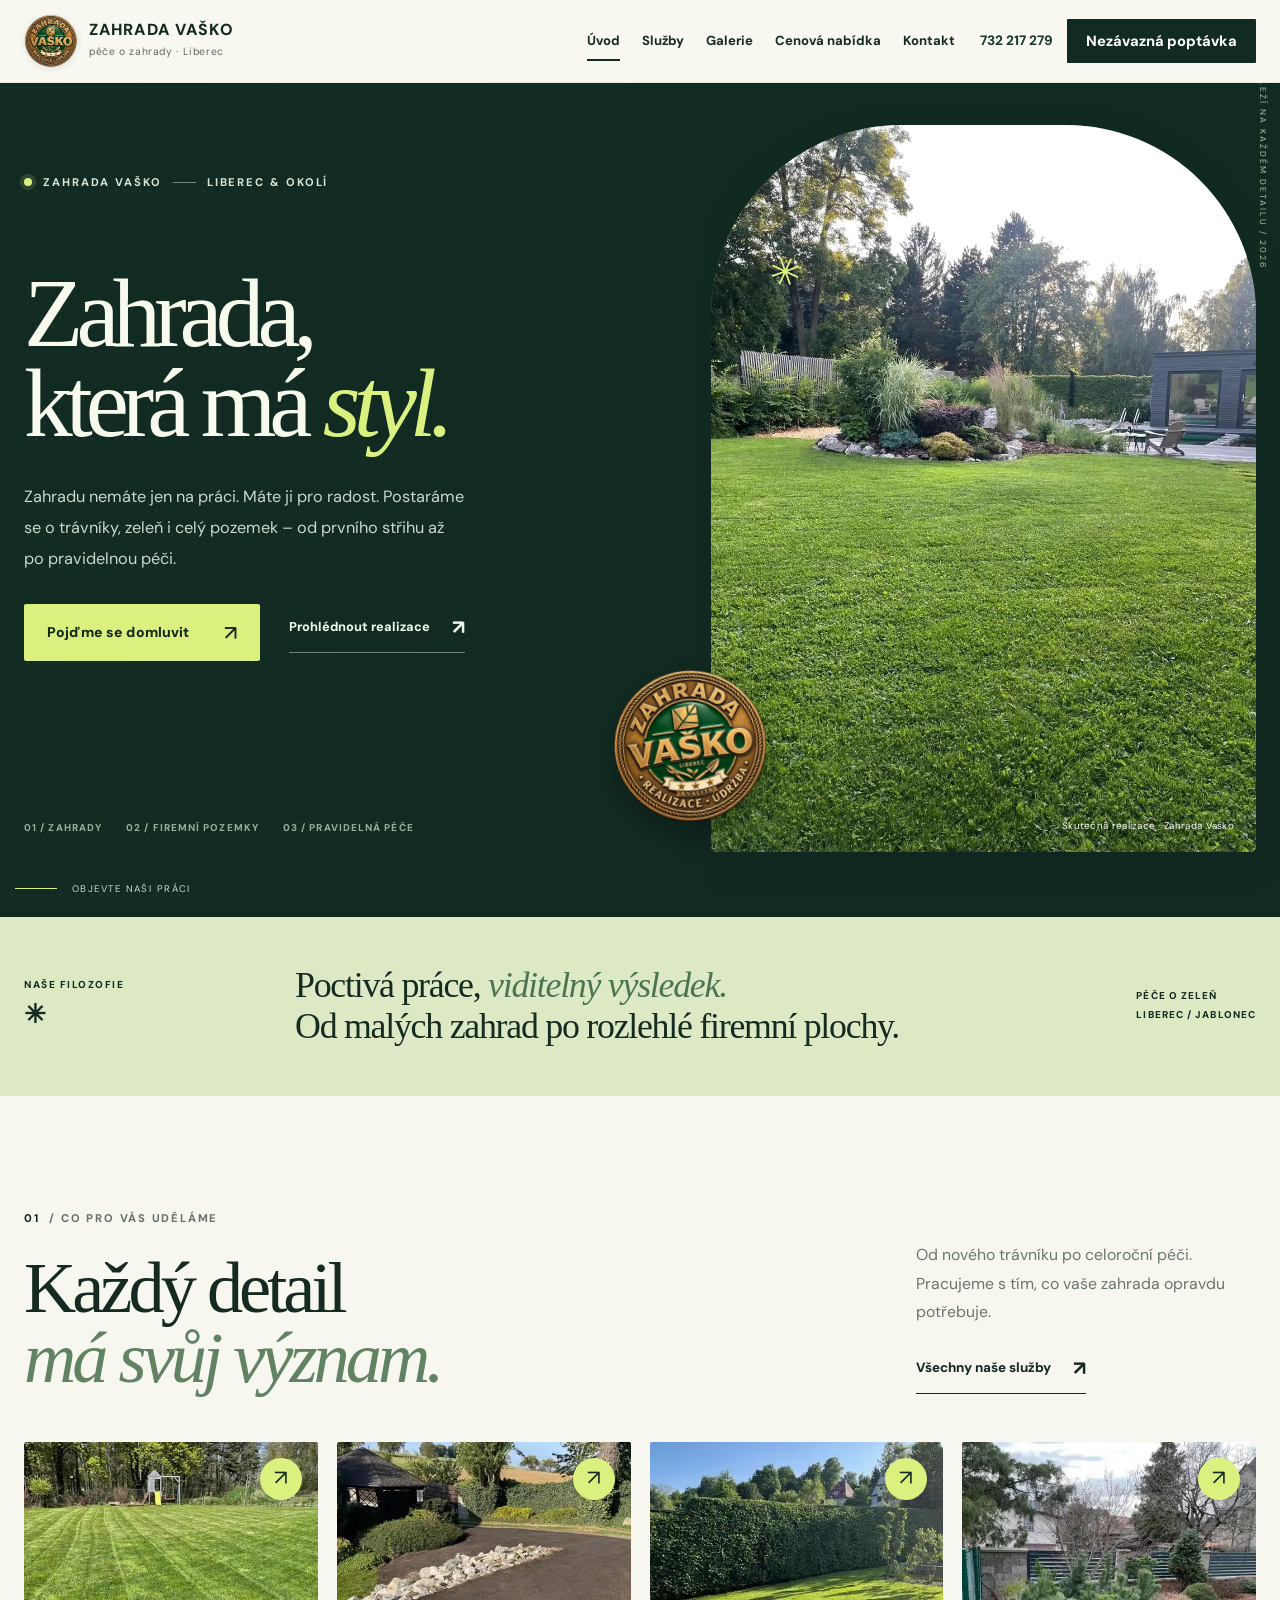
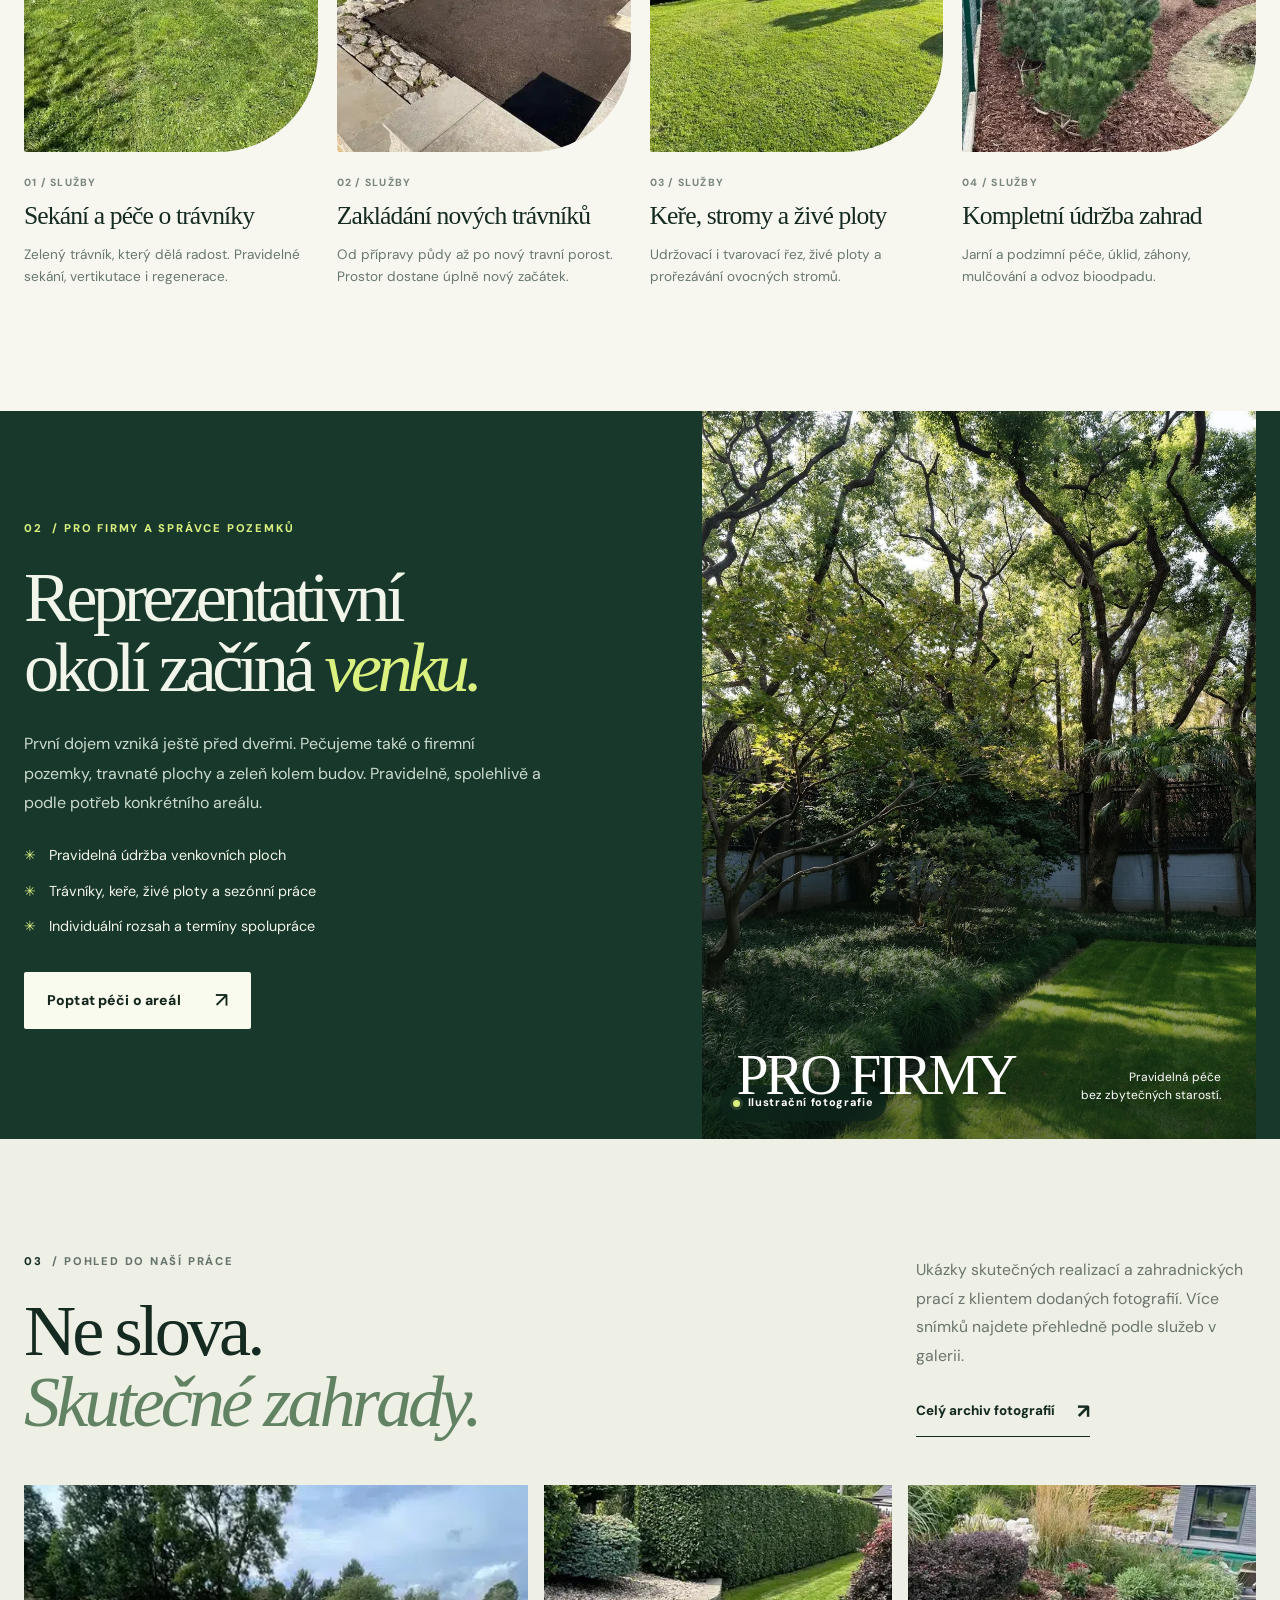
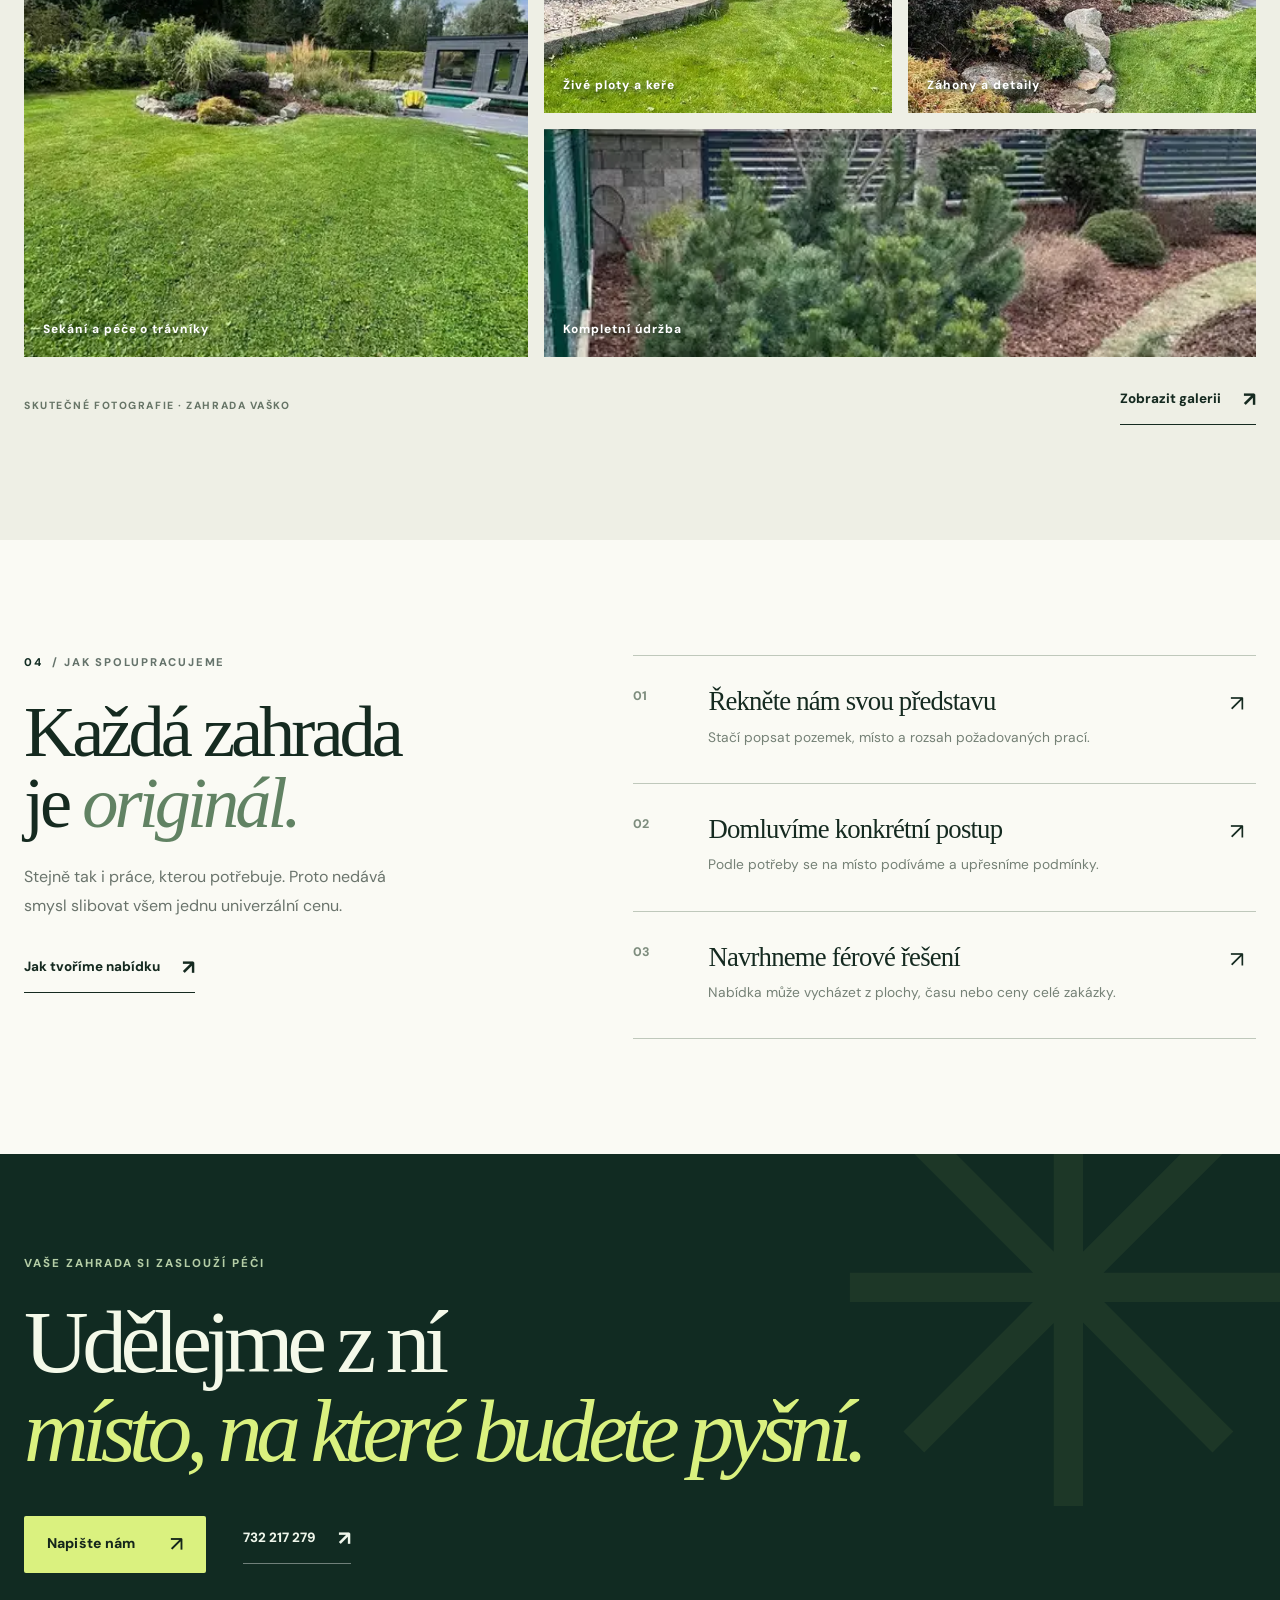
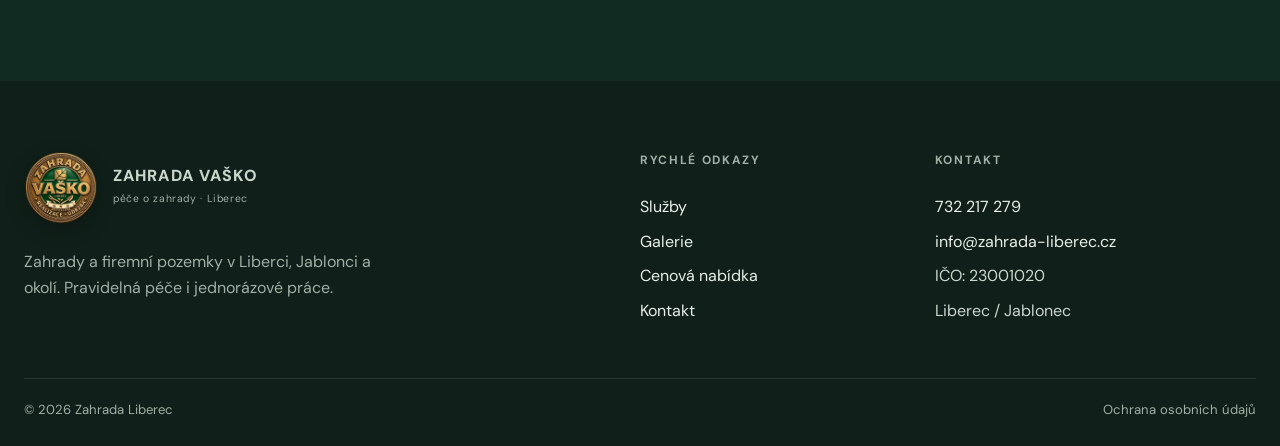
<file: index.html>
<!DOCTYPE html>

<html data-page="home" lang="cs">
<head>
<meta charset="utf-8"/>
<meta content="width=device-width,initial-scale=1" name="viewport"/>
<title>Zahrada Vaško | Péče o zahrady a firemní pozemky v Liberci</title>
<meta content="Péče o zahrady, zakládání a údržba trávníků, prořezávání stromů i pravidelná péče o firemní pozemky v Liberci a Jablonci." name="description"/>
<meta content="website" property="og:type"/>
<meta content="cs_CZ" property="og:locale"/>
<meta content="Zahrada Vaško | Péče o zahrady a firemní pozemky v Liberci" property="og:title"/>
<meta content="Péče o zahrady, zakládání a údržba trávníků, prořezávání stromů i pravidelná péče o firemní pozemky v Liberci a Jablonci." property="og:description"/>
<meta content="#132b22" name="theme-color"/>
<link href="images/favicon.png" rel="icon" type="image/png"/>
<link href="css/style.css" rel="stylesheet"/><link href="css/v3.css" rel="stylesheet"/>
<script defer="" src="js/main.js"></script>
</head><body class="design-v3">
<a class="skip-link" href="#main">Přeskočit na obsah</a>
<header class="site-header" data-header="">
<div class="container header-inner">
<a aria-label="Zahrada Vaško – úvod" class="brand" href="index.html">
<span class="brand-mark"><img alt="" decoding="async" height="320" src="images/logo-vasko-320.webp" width="320"/></span>
<span><strong>ZAHRADA VAŠKO</strong><small>péče o zahrady · Liberec</small></span>
</a>
<nav aria-label="Hlavní navigace" class="desktop-nav"><a aria-current="page" data-nav="home" href="index.html">Úvod</a><a data-nav="services" href="sluzby.html">Služby</a><a data-nav="gallery" href="galerie.html">Galerie</a><a data-nav="pricing" href="cenik.html">Cenová nabídka</a><a data-nav="contact" href="kontakt.html">Kontakt</a></nav>
<div class="header-actions">
<a aria-label="Zavolat 732 217 279" class="phone-link" href="tel:+420732217279">732 217 279</a>
<a class="btn btn-primary btn-sm" href="kontakt.html#poptavka">Nezávazná poptávka</a>
<button aria-controls="mobile-menu" aria-expanded="false" aria-label="Otevřít menu" class="menu-toggle" data-menu-toggle="" type="button"><span></span><span></span><span></span></button>
</div>
</div>
<div class="mobile-menu" data-mobile-menu="" hidden="" id="mobile-menu">
<nav aria-label="Mobilní navigace" class="container mobile-nav"><a aria-current="page" data-nav="home" href="index.html">Úvod</a><a data-nav="services" href="sluzby.html">Služby</a><a data-nav="gallery" href="galerie.html">Galerie</a><a data-nav="pricing" href="cenik.html">Cenová nabídka</a><a data-nav="contact" href="kontakt.html">Kontakt</a><a class="btn btn-primary" href="kontakt.html#poptavka">Nezávazná poptávka</a><a class="mobile-call" href="tel:+420732217279">Zavolat 732 217 279</a></nav>
</div>
</header>
<main id="main">
<section aria-labelledby="v3-home-title" class="v3-hero"><div aria-hidden="true" class="v3-hero-grain"></div><div class="v3-hero-grid container">
<div class="v3-hero-content"><p class="v3-hero-top"><span class="v3-dot"></span> ZAHRADA VAŠKO <span class="v3-top-divider"></span> LIBEREC &amp; OKOLÍ</p>
<h1 id="v3-home-title">Zahrada,<br/>která má <em>styl.</em><span aria-hidden="true" class="v3-hero-spark">✳</span></h1>
<p class="v3-hero-desc">Zahradu nemáte jen na práci. Máte ji pro radost. Postaráme se o trávníky, zeleň i celý pozemek – od prvního střihu až po pravidelnou péči.</p>
<div class="v3-hero-buttons"><a class="v3-button v3-button-lime" href="kontakt.html#poptavka">Pojďme se domluvit <span aria-hidden="true">↗</span></a><a class="v3-arrow-link v3-arrow-link-light" href="galerie.html">Prohlédnout realizace <span>↗</span></a></div>
<div class="v3-hero-bottom"><span>01 / ZAHRADY</span><span>02 / FIREMNÍ POZEMKY</span><span>03 / PRAVIDELNÁ PÉČE</span></div>
</div>
<div class="v3-hero-visual"><div class="v3-hero-photo-frame"><img alt="Skutečná realizace Zahrada Vaško – svěží zelený trávník a upravená zahrada" decoding="async" fetchpriority="high" height="900" loading="eager" src="images/realizace/travniky-0028.webp" width="1200"/><div class="v3-hero-overlay"></div><span class="v3-photo-credit">Skutečná realizace · Zahrada Vaško</span></div><div aria-hidden="true" class="v3-logo-medallion"><img alt="" decoding="async" height="760" src="images/logo-vasko-760.webp" width="760"/></div><div aria-hidden="true" class="v3-hero-side-label">ZÁLEŽÍ NA KAŽDÉM DETAILU / 2026</div></div>
</div><a class="v3-scroll-cue" href="#co-delame"><span class="v3-scroll-line"></span> OBJEVTE NAŠI PRÁCI</a></section>
<section class="v3-intro-band"><div class="container v3-intro-flex"><span class="v3-mini-label">NAŠE FILOZOFIE <b>✳</b></span><p>Poctivá práce, <em>viditelný výsledek.</em><br/>Od malých zahrad po rozlehlé firemní plochy.</p><span class="v3-intro-end">PÉČE O ZELEŇ<br/>LIBEREC / JABLONEC</span></div></section>
<section class="section v3-services" id="co-delame"><div class="container"><div class="v3-section-head reveal"><div><p class="v3-kicker"><span>01</span> / CO PRO VÁS UDĚLÁME</p><h2>Každý detail<br/><em>má svůj význam.</em></h2></div><div class="v3-section-head-side"><p>Od nového trávníku po celoroční péči. Pracujeme s tím, co vaše zahrada opravdu potřebuje.</p><a class="v3-arrow-link" href="sluzby.html">Všechny naše služby <span>↗</span></a></div></div><div class="v3-services-grid"><a class="v3-service-card reveal" href="sluzby.html#travniky"><div class="svc-photo"><img alt="Pečlivě posekaný zelený trávník – realizace Zahrada Vaško" decoding="async" height="900" loading="lazy" src="images/realizace/travniky-0027-thumb.webp" width="1200"/><span aria-hidden="true" class="svc-arrow">↗</span></div><div class="svc-text"><div class="svc-index">01 / SLUŽBY</div><h3>Sekání a péče o trávníky</h3><p>Zelený trávník, který dělá radost. Pravidelné sekání, vertikutace i regenerace.</p></div></a><a class="v3-service-card reveal" href="sluzby.html#zalozeni"><div class="svc-photo"><img alt="Připravený podklad pro nový trávník – realizace Zahrada Vaško" decoding="async" height="900" loading="lazy" src="images/realizace/zakladani-travniku-0048-thumb.webp" width="1200"/><span aria-hidden="true" class="svc-arrow">↗</span></div><div class="svc-text"><div class="svc-index">02 / SLUŽBY</div><h3>Zakládání nových trávníků</h3><p>Od přípravy půdy až po nový travní porost. Prostor dostane úplně nový začátek.</p></div></a><a class="v3-service-card reveal" href="sluzby.html#drevin"><div class="svc-photo"><img alt="Zastřižený a tvarovaný živý plot – realizace Zahrada Vaško" decoding="async" height="900" loading="lazy" src="images/realizace/zive-ploty-0083-thumb.webp" width="1200"/><span aria-hidden="true" class="svc-arrow">↗</span></div><div class="svc-text"><div class="svc-index">03 / SLUŽBY</div><h3>Keře, stromy a živé ploty</h3><p>Udržovací i tvarovací řez, živé ploty a prořezávání ovocných stromů.</p></div></a><a class="v3-service-card reveal" href="sluzby.html#udrzba"><div class="svc-photo"><img alt="Udržovaná zahrada s upravenými záhony – realizace Zahrada Vaško" decoding="async" height="900" loading="lazy" src="images/realizace/kompletni-udrzba-0122-thumb.webp" width="1200"/><span aria-hidden="true" class="svc-arrow">↗</span></div><div class="svc-text"><div class="svc-index">04 / SLUŽBY</div><h3>Kompletní údržba zahrad</h3><p>Jarní a podzimní péče, úklid, záhony, mulčování a odvoz bioodpadu.</p></div></a></div></div></section>
<section class="v3-business"><div class="container v3-business-grid"><div class="v3-business-content reveal"><p class="v3-kicker"><span>02</span> / PRO FIRMY A SPRÁVCE POZEMKŮ</p><h2>Reprezentativní<br/>okolí začíná <em>venku.</em></h2><p>První dojem vzniká ještě před dveřmi. Pečujeme také o firemní pozemky, travnaté plochy a zeleň kolem budov. Pravidelně, spolehlivě a podle potřeb konkrétního areálu.</p><ul class="v3-b2b-list"><li>Pravidelná údržba venkovních ploch</li><li>Trávníky, keře, živé ploty a sezónní práce</li><li>Individuální rozsah a termíny spolupráce</li></ul><a class="v3-button v3-button-light" href="kontakt.html#poptavka">Poptat péči o areál <span>↗</span></a></div><div class="v3-business-visual reveal"><img alt="Reprezentativní firemní zeleň a trávník – ilustrační fotografie" decoding="async" height="1115" loading="lazy" src="images/realizace/firemni-pozemky-premium.webp" width="760"/><span class="v3-visual-note">Ilustrační fotografie</span><div class="v3-business-label"><strong>PRO FIRMY</strong><span>Pravidelná péče<br/>bez zbytečných starostí.</span></div></div></div></section>
<section class="section v3-portfolio"><div class="container"><div class="v3-section-head reveal"><div><p class="v3-kicker"><span>03</span> / POHLED DO NAŠÍ PRÁCE</p><h2>Ne slova.<br/><em>Skutečné zahrady.</em></h2></div><div class="v3-section-head-side"><p>Ukázky skutečných realizací a zahradnických prací z klientem dodaných fotografií. Více snímků najdete přehledně podle služeb v galerii.</p><a class="v3-arrow-link" href="galerie.html">Celý archiv fotografií <span>↗</span></a></div></div><div class="v3-work-grid"><button class="v3-work-shot reveal v3-work-shot-large" data-alt="Upravený trávník a zahradní péče – fotografie Zahrada Vaško" data-lightbox="" data-src="images/realizace/travniky-0010.webp" type="button"><img alt="Upravený trávník a zahradní péče – fotografie Zahrada Vaško" decoding="async" height="900" loading="lazy" src="images/realizace/travniky-0010-thumb.webp" width="1200"/><span>Sekání a péče o trávníky</span></button><button class="v3-work-shot reveal" data-alt="Stříhání a tvarování živých plotů – fotografie Zahrada Vaško" data-lightbox="" data-src="images/realizace/zive-ploty-0082.webp" type="button"><img alt="Stříhání a tvarování živých plotů – fotografie Zahrada Vaško" decoding="async" height="900" loading="lazy" src="images/realizace/zive-ploty-0082-thumb.webp" width="1200"/><span>Živé ploty a keře</span></button><button class="v3-work-shot reveal" data-alt="Upravené záhony a zahradní kompozice – fotografie Zahrada Vaško" data-lightbox="" data-src="images/realizace/zahony-0161.webp" type="button"><img alt="Upravené záhony a zahradní kompozice – fotografie Zahrada Vaško" decoding="async" height="900" loading="lazy" src="images/realizace/zahony-0161-thumb.webp" width="1200"/><span>Záhony a detaily</span></button><button class="v3-work-shot reveal" data-alt="Průběh a výsledek údržby zahrady – fotografie Zahrada Vaško" data-lightbox="" data-src="images/realizace/kompletni-udrzba-0122.webp" type="button"><img alt="Průběh a výsledek údržby zahrady – fotografie Zahrada Vaško" decoding="async" height="900" loading="lazy" src="images/realizace/kompletni-udrzba-0122-thumb.webp" width="1200"/><span>Kompletní údržba</span></button></div><div class="v3-portfolio-foot"><span>SKUTEČNÉ FOTOGRAFIE · ZAHRADA VAŠKO</span><a class="v3-arrow-link" href="galerie.html">Zobrazit galerii <span>↗</span></a></div></div></section>
<section class="v3-method section"><div class="container v3-method-grid"><div class="reveal"><p class="v3-kicker"><span>04</span> / JAK SPOLUPRACUJEME</p><h2>Každá zahrada<br/>je <em>originál.</em></h2><p class="v3-method-desc">Stejně tak i práce, kterou potřebuje. Proto nedává smysl slibovat všem jednu univerzální cenu.</p><a class="v3-arrow-link" href="cenik.html">Jak tvoříme nabídku <span>↗</span></a></div><div class="v3-steps"><div class="v3-step reveal"><span>01</span><div><h3>Řekněte nám svou představu</h3><p>Stačí popsat pozemek, místo a rozsah požadovaných prací.</p></div><b>↗</b></div><div class="v3-step reveal"><span>02</span><div><h3>Domluvíme konkrétní postup</h3><p>Podle potřeby se na místo podíváme a upřesníme podmínky.</p></div><b>↗</b></div><div class="v3-step reveal"><span>03</span><div><h3>Navrhneme férové řešení</h3><p>Nabídka může vycházet z plochy, času nebo ceny celé zakázky.</p></div><b>↗</b></div></div></div></section>
<section class="v3-last-cta"><div class="container v3-last-inner"><p>VAŠE ZAHRADA SI ZASLOUŽÍ PÉČI</p><h2>Udělejme z ní<br/><em>místo, na které budete pyšní.</em></h2><div class="v3-last-row"><a class="v3-button v3-button-lime" href="kontakt.html#poptavka">Napište nám <span>↗</span></a><a class="v3-arrow-link v3-arrow-link-light" href="tel:+420732217279">732 217 279 <span>↗</span></a></div></div></section>
</main>
<div aria-label="Náhled fotografie" aria-modal="true" class="lightbox" data-lightbox-modal="" hidden="" role="dialog"><button aria-label="Zavřít" class="lightbox-close" type="button">×</button><button aria-label="Předchozí fotografie" class="lightbox-prev" type="button">‹</button><figure><img alt="" data-lightbox-image=""/><figcaption data-lightbox-caption=""></figcaption></figure><button aria-label="Další fotografie" class="lightbox-next" type="button">›</button></div>
<footer class="site-footer">
<div class="container footer-grid">
<div><a class="brand brand-footer" href="index.html"><span class="brand-mark"><img alt="" decoding="async" height="320" src="images/logo-vasko-320.webp" width="320"/></span><span><strong>ZAHRADA VAŠKO</strong><small>péče o zahrady · Liberec</small></span></a><p class="footer-note">Zahrady a firemní pozemky v Liberci, Jablonci a okolí. Pravidelná péče i jednorázové práce.</p></div>
<div><h2>Rychlé odkazy</h2><a href="sluzby.html">Služby</a><a href="galerie.html">Galerie</a><a href="cenik.html">Cenová nabídka</a><a href="kontakt.html">Kontakt</a></div>
<div><h2>Kontakt</h2><a href="tel:+420732217279">732 217 279</a><a href="mailto:info@zahrada-liberec.cz">info@zahrada-liberec.cz</a><span>IČO: 23001020</span><span>Liberec / Jablonec</span></div>
</div>
<div class="container footer-bottom"><span>© <span data-year=""></span> Zahrada Liberec</span><a href="ochrana-osobnich-udaju.html">Ochrana osobních údajů</a></div>
</footer>
<div aria-label="Rychlé akce" class="mobile-actionbar"><a href="tel:+420732217279">Zavolat</a><a href="kontakt.html#poptavka">Poptávka</a></div>
</body></html>
</file>
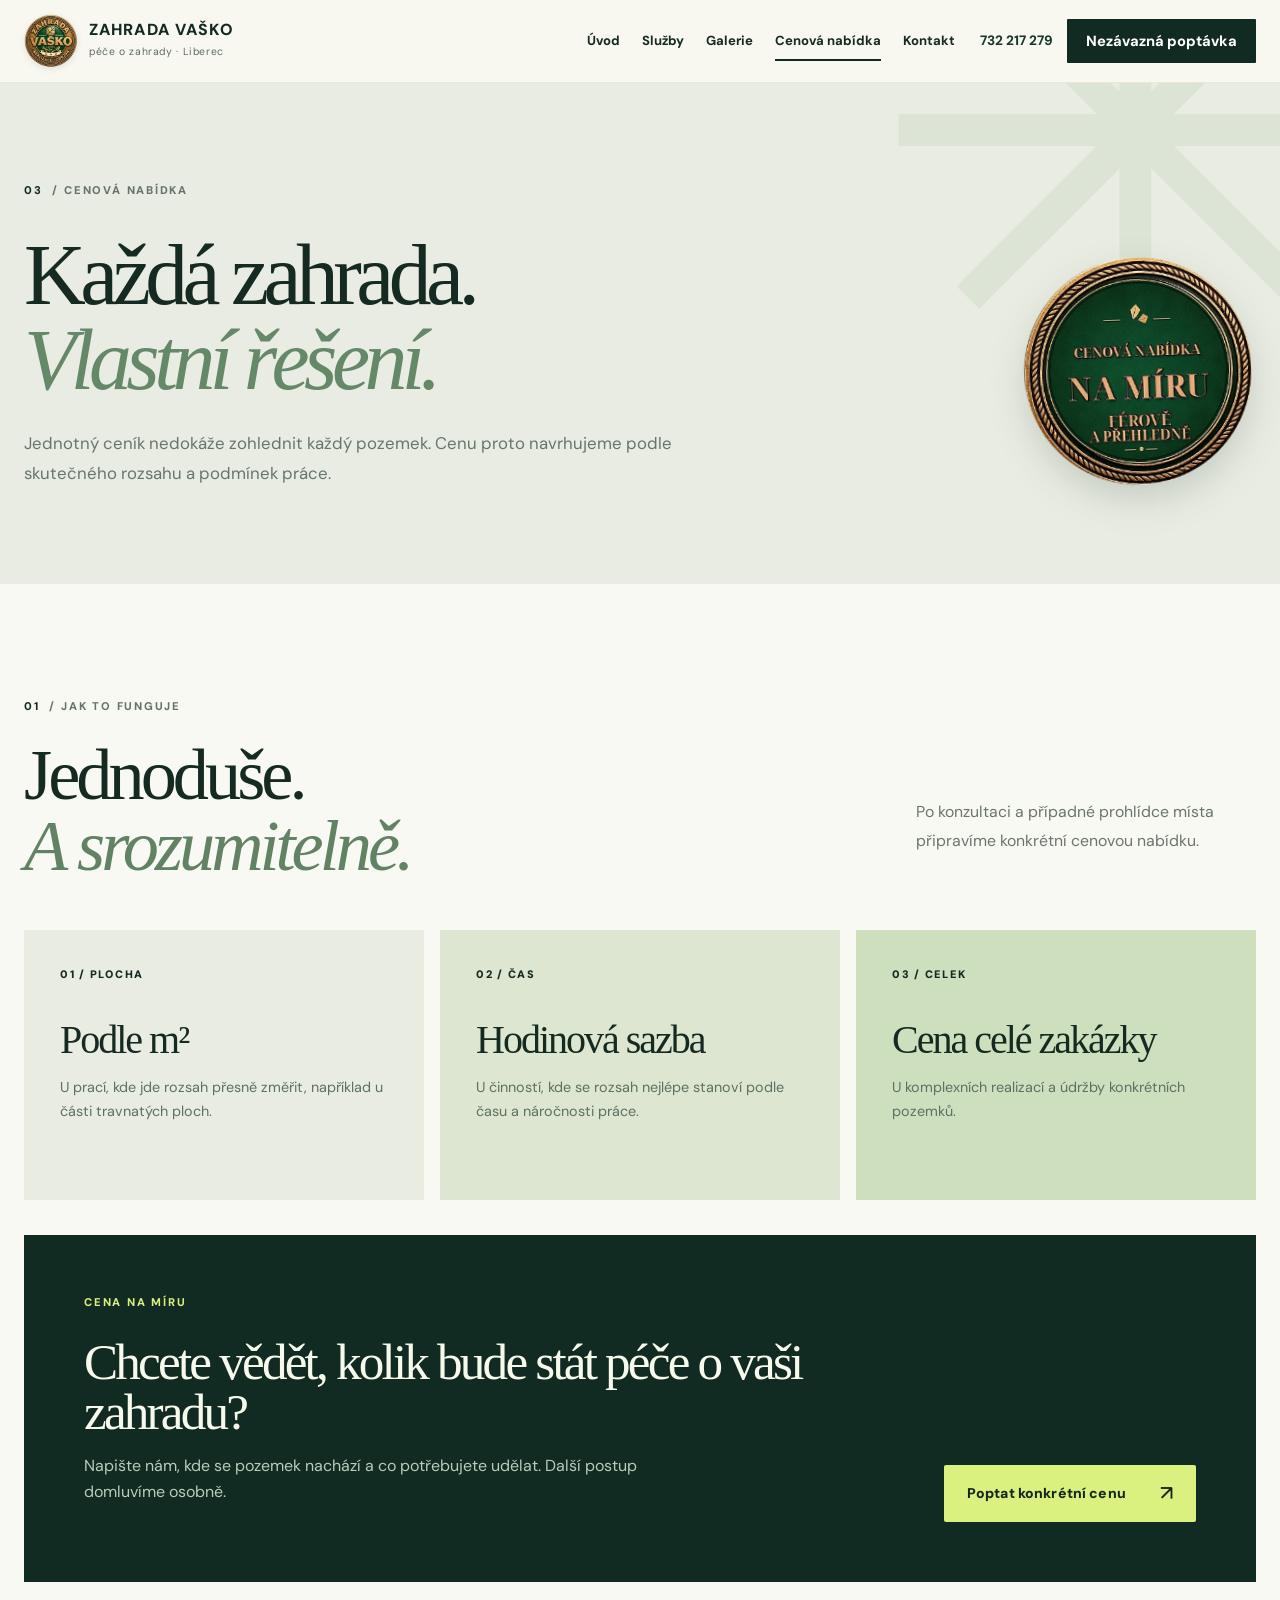
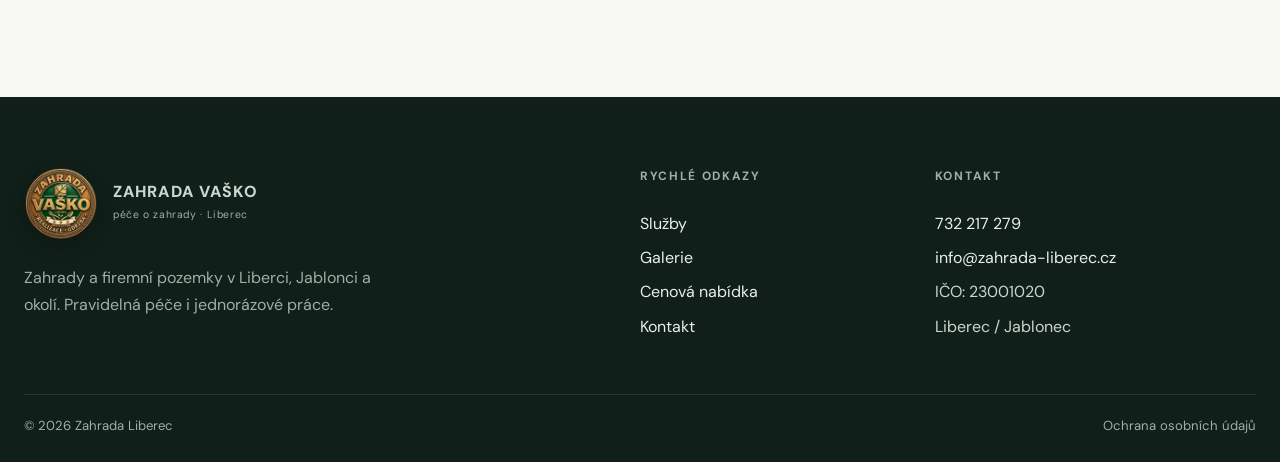
<file: cenik.html>
<!DOCTYPE html>

<html data-page="pricing" lang="cs">
<head>
<meta charset="utf-8"/>
<meta content="width=device-width,initial-scale=1" name="viewport"/>
<title>Individuální cenová nabídka | Zahrada Vaško</title>
<meta content="Ceny za údržbu zahrad a firemních pozemků stanovujeme podle plochy, času nebo celé zakázky. Požádejte o individuální nabídku." name="description"/>
<meta content="website" property="og:type"/>
<meta content="cs_CZ" property="og:locale"/>
<meta content="Individuální cenová nabídka | Zahrada Vaško" property="og:title"/>
<meta content="Ceny za údržbu zahrad a firemních pozemků stanovujeme podle plochy, času nebo celé zakázky. Požádejte o individuální nabídku." property="og:description"/>
<meta content="#132b22" name="theme-color"/>
<link href="images/favicon.png" rel="icon" type="image/png"/>
<link href="css/style.css" rel="stylesheet"/><link href="css/v3.css" rel="stylesheet"/>
<script defer="" src="js/main.js"></script>
</head><body class="design-v3">
<a class="skip-link" href="#main">Přeskočit na obsah</a>
<header class="site-header" data-header="">
<div class="container header-inner">
<a aria-label="Zahrada Vaško – úvod" class="brand" href="index.html">
<span class="brand-mark"><img alt="" decoding="async" height="320" src="images/logo-vasko-320.webp" width="320"/></span>
<span><strong>ZAHRADA VAŠKO</strong><small>péče o zahrady · Liberec</small></span>
</a>
<nav aria-label="Hlavní navigace" class="desktop-nav"><a data-nav="home" href="index.html">Úvod</a><a data-nav="services" href="sluzby.html">Služby</a><a data-nav="gallery" href="galerie.html">Galerie</a><a aria-current="page" data-nav="pricing" href="cenik.html">Cenová nabídka</a><a data-nav="contact" href="kontakt.html">Kontakt</a></nav>
<div class="header-actions">
<a aria-label="Zavolat 732 217 279" class="phone-link" href="tel:+420732217279">732 217 279</a>
<a class="btn btn-primary btn-sm" href="kontakt.html#poptavka">Nezávazná poptávka</a>
<button aria-controls="mobile-menu" aria-expanded="false" aria-label="Otevřít menu" class="menu-toggle" data-menu-toggle="" type="button"><span></span><span></span><span></span></button>
</div>
</div>
<div class="mobile-menu" data-mobile-menu="" hidden="" id="mobile-menu">
<nav aria-label="Mobilní navigace" class="container mobile-nav"><a data-nav="home" href="index.html">Úvod</a><a data-nav="services" href="sluzby.html">Služby</a><a data-nav="gallery" href="galerie.html">Galerie</a><a aria-current="page" data-nav="pricing" href="cenik.html">Cenová nabídka</a><a data-nav="contact" href="kontakt.html">Kontakt</a><a class="btn btn-primary" href="kontakt.html#poptavka">Nezávazná poptávka</a><a class="mobile-call" href="tel:+420732217279">Zavolat 732 217 279</a></nav>
</div>
</header>
<main id="main"><section class="v3-subhero"><div class="container v3-subhero-grid"><div><p class="v3-kicker"><span>03</span> / CENOVÁ NABÍDKA</p><h1>Každá zahrada.<br/><em>Vlastní řešení.</em></h1><p>Jednotný ceník nedokáže zohlednit každý pozemek. Cenu proto navrhujeme podle skutečného rozsahu a podmínek práce.</p></div><div class="v3-subhero-stamp v3-subhero-stamp--custom"><img alt="Znak individuální cenové nabídky – na míru" class="v3-stamp-image" decoding="async" height="752" loading="eager" src="images/stamps/stamp-custom.webp" width="752"/></div></div></section><section class="section v3-price-body"><div class="container"><div class="v3-section-head"><div><p class="v3-kicker"><span>01</span> / JAK TO FUNGUJE</p><h2>Jednoduše.<br/><em>A srozumitelně.</em></h2></div><div class="v3-section-head-side"><p>Po konzultaci a případné prohlídce místa připravíme konkrétní cenovou nabídku.</p></div></div><div class="v3-price-modes"><article><span>01 / PLOCHA</span><h3>Podle m²</h3><p>U prací, kde jde rozsah přesně změřit, například u části travnatých ploch.</p></article><article><span>02 / ČAS</span><h3>Hodinová sazba</h3><p>U činností, kde se rozsah nejlépe stanoví podle času a náročnosti práce.</p></article><article><span>03 / CELEK</span><h3>Cena celé zakázky</h3><p>U komplexních realizací a údržby konkrétních pozemků.</p></article></div><div class="v3-price-callout"><div><p class="v3-kicker">CENA NA MÍRU</p><h2>Chcete vědět, kolik bude stát péče o vaši zahradu?</h2><p>Napište nám, kde se pozemek nachází a co potřebujete udělat. Další postup domluvíme osobně.</p></div><a class="v3-button v3-button-lime" href="kontakt.html#poptavka">Poptat konkrétní cenu <span>↗</span></a></div></div></section></main><footer class="site-footer">
<div class="container footer-grid">
<div><a class="brand brand-footer" href="index.html"><span class="brand-mark"><img alt="" decoding="async" height="320" src="images/logo-vasko-320.webp" width="320"/></span><span><strong>ZAHRADA VAŠKO</strong><small>péče o zahrady · Liberec</small></span></a><p class="footer-note">Zahrady a firemní pozemky v Liberci, Jablonci a okolí. Pravidelná péče i jednorázové práce.</p></div>
<div><h2>Rychlé odkazy</h2><a href="sluzby.html">Služby</a><a href="galerie.html">Galerie</a><a href="cenik.html">Cenová nabídka</a><a href="kontakt.html">Kontakt</a></div>
<div><h2>Kontakt</h2><a href="tel:+420732217279">732 217 279</a><a href="mailto:info@zahrada-liberec.cz">info@zahrada-liberec.cz</a><span>IČO: 23001020</span><span>Liberec / Jablonec</span></div>
</div>
<div class="container footer-bottom"><span>© <span data-year=""></span> Zahrada Liberec</span><a href="ochrana-osobnich-udaju.html">Ochrana osobních údajů</a></div>
</footer>
<div aria-label="Rychlé akce" class="mobile-actionbar"><a href="tel:+420732217279">Zavolat</a><a href="kontakt.html#poptavka">Poptávka</a></div>
</body></html>
</file>
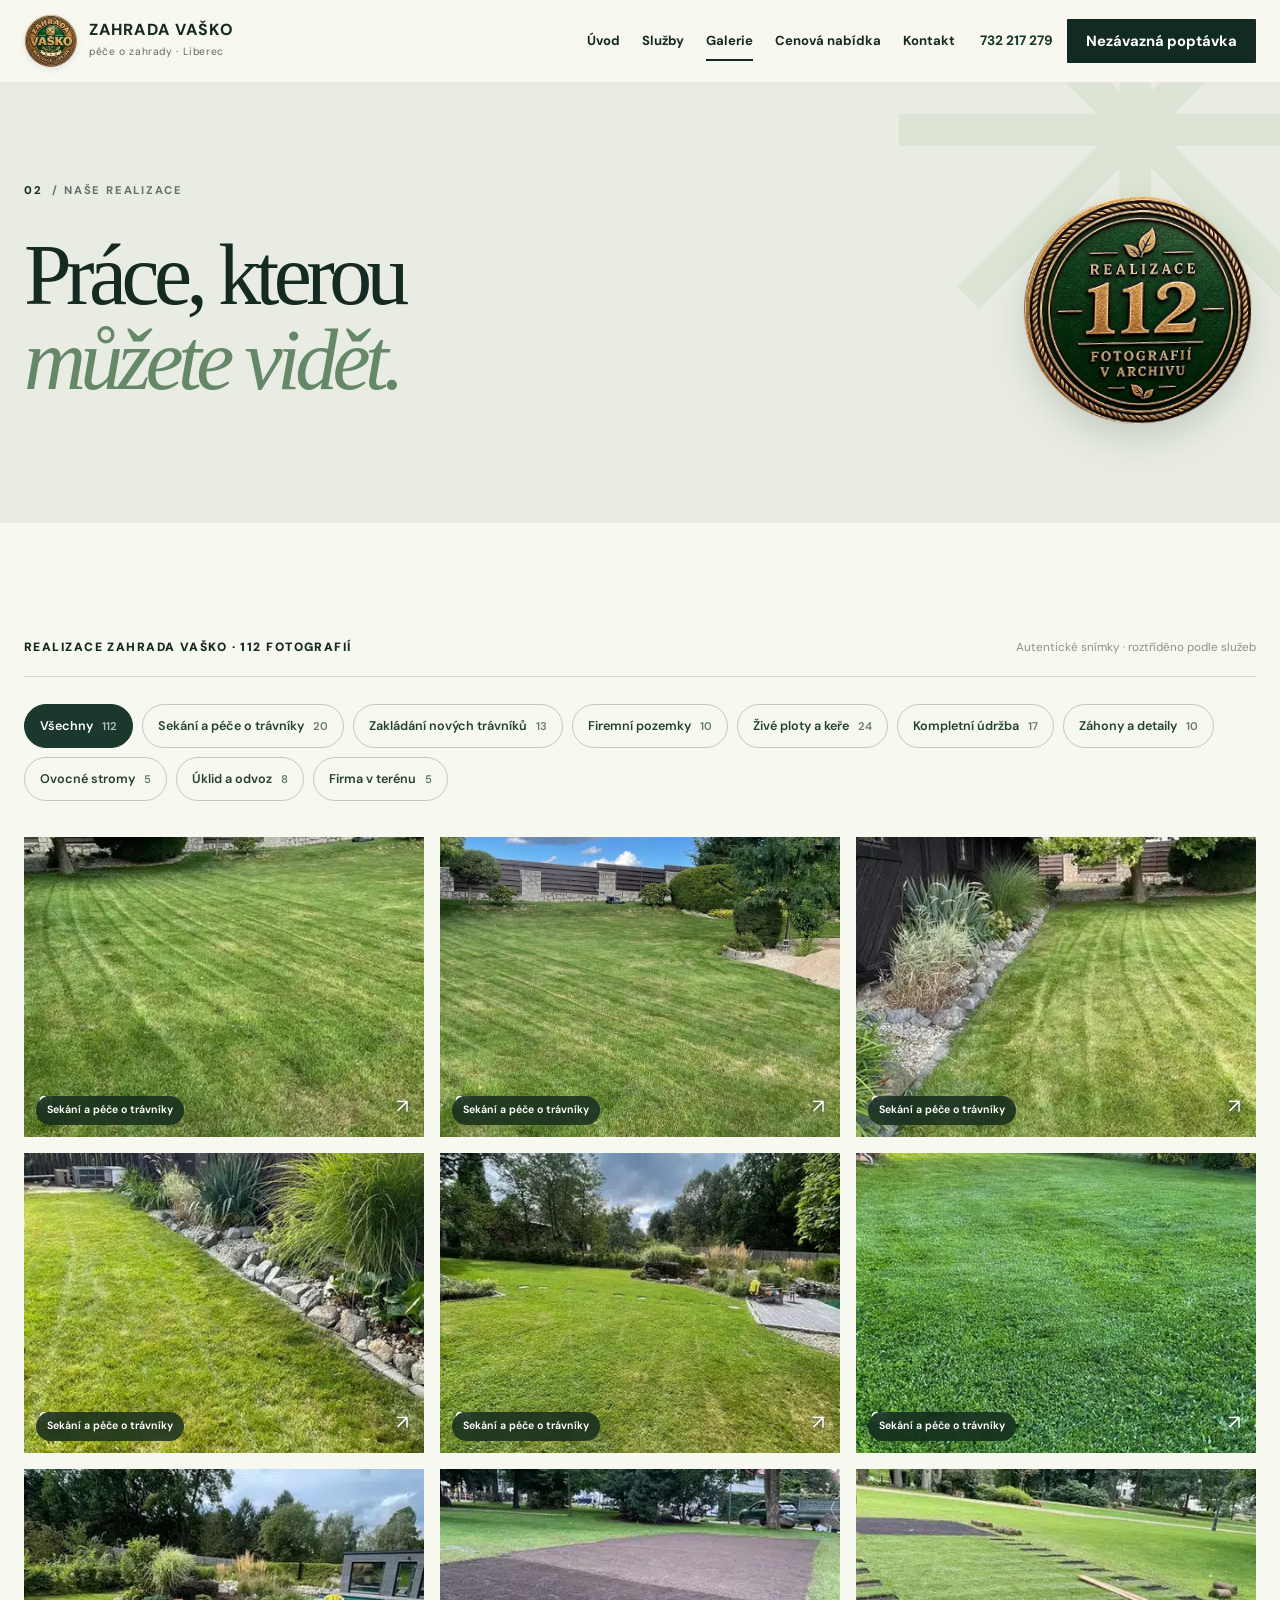
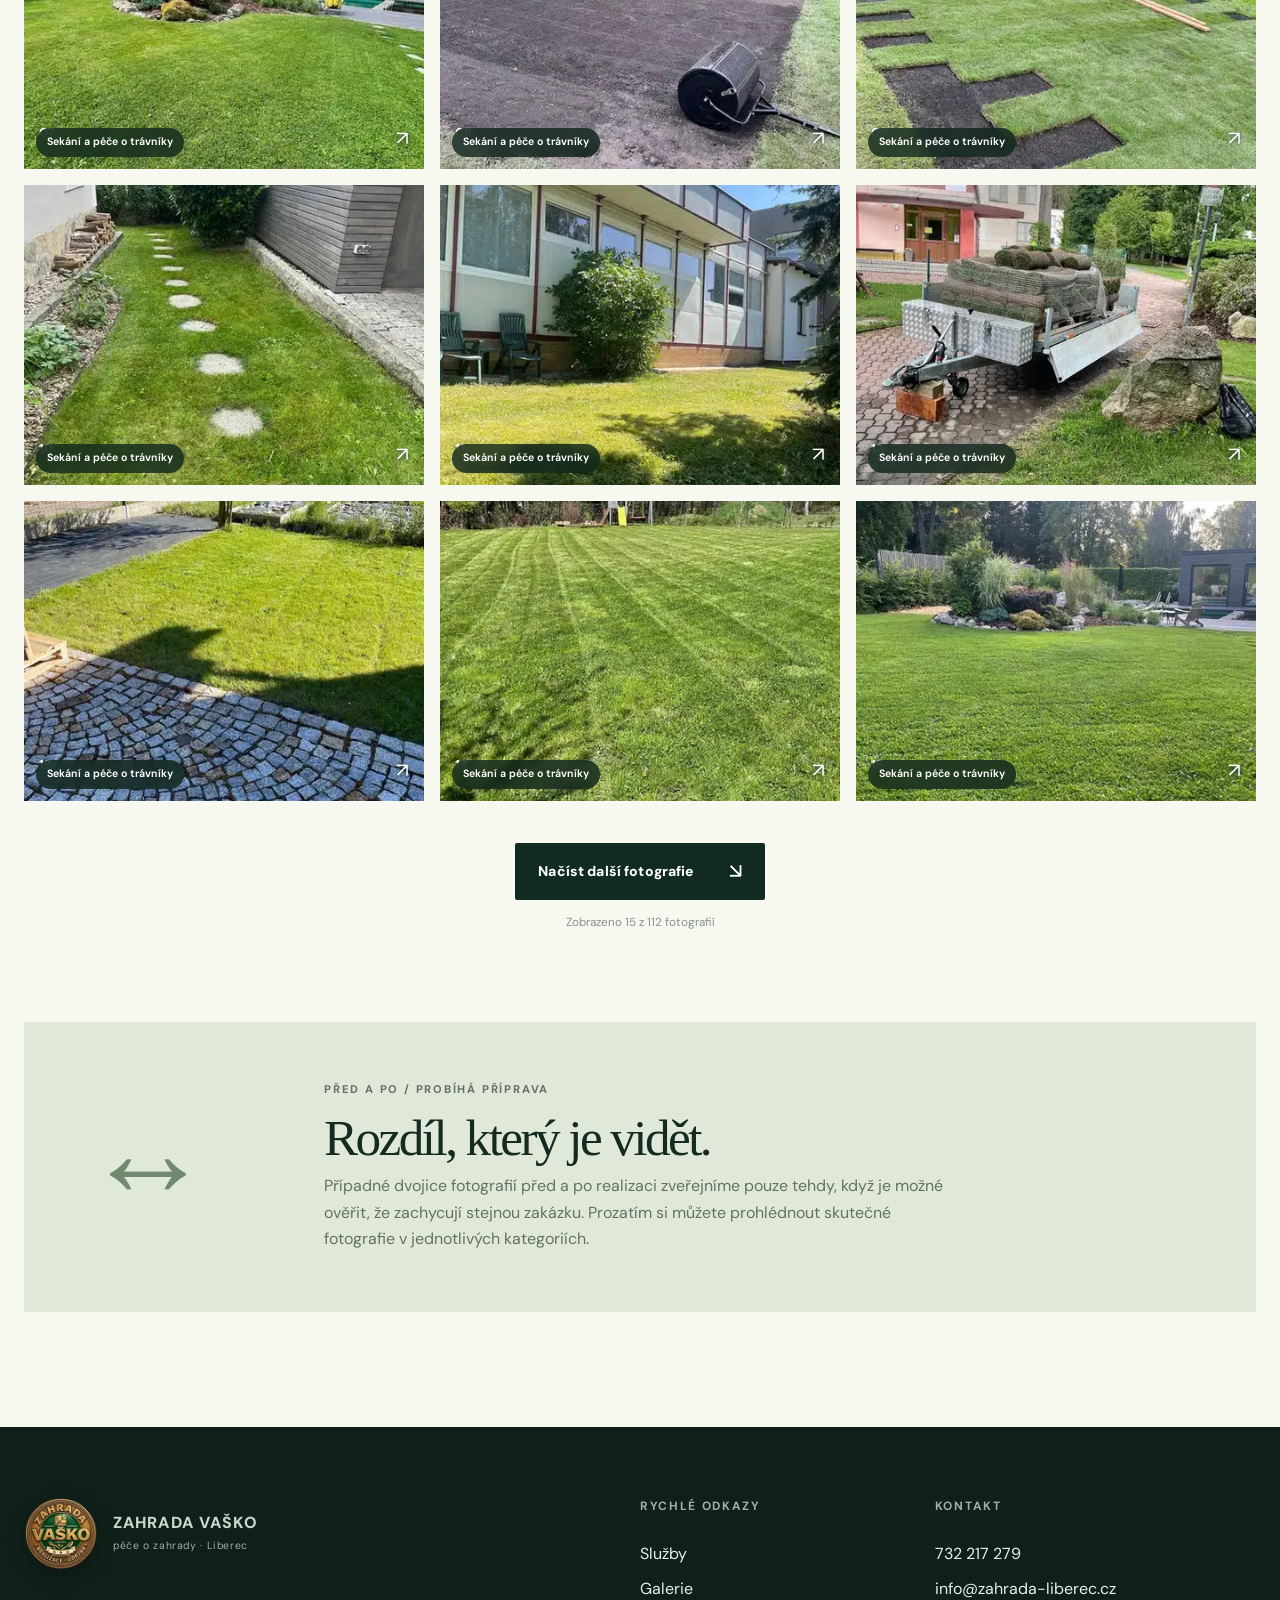
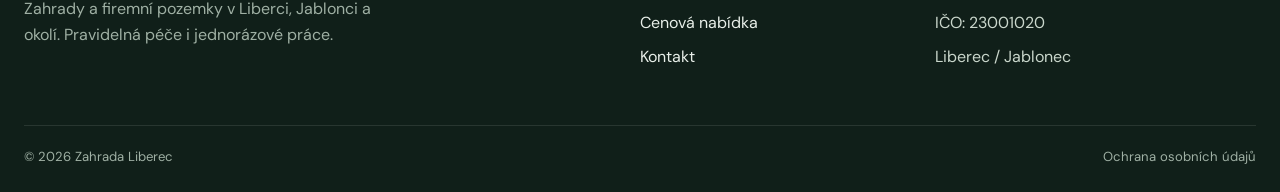
<file: galerie.html>
<!DOCTYPE html>

<html data-page="gallery" lang="cs">
<head>
<meta charset="utf-8"/>
<meta content="width=device-width,initial-scale=1" name="viewport"/>
<title>Realizace a fotogalerie | Zahrada Vaško</title>
<meta content="Fotogalerie skutečných prací Zahrada Vaško: sekání trávníků, zakládání nových trávníků, živé ploty, péče o firmy, údržba zahrad a další služby." name="description"/>
<meta content="website" property="og:type"/>
<meta content="cs_CZ" property="og:locale"/>
<meta content="Realizace a fotogalerie | Zahrada Vaško" property="og:title"/>
<meta content="Fotogalerie skutečných prací Zahrada Vaško: sekání trávníků, zakládání nových trávníků, živé ploty, péče o firmy, údržba zahrad a další služby." property="og:description"/>
<meta content="#132b22" name="theme-color"/>
<link href="images/favicon.png" rel="icon" type="image/png"/>
<link href="css/style.css" rel="stylesheet"/><link href="css/v3.css" rel="stylesheet"/>
<script defer="" src="js/main.js"></script>
</head><body class="design-v3">
<a class="skip-link" href="#main">Přeskočit na obsah</a>
<header class="site-header" data-header="">
<div class="container header-inner">
<a aria-label="Zahrada Vaško – úvod" class="brand" href="index.html">
<span class="brand-mark"><img alt="" decoding="async" height="320" src="images/logo-vasko-320.webp" width="320"/></span>
<span><strong>ZAHRADA VAŠKO</strong><small>péče o zahrady · Liberec</small></span>
</a>
<nav aria-label="Hlavní navigace" class="desktop-nav"><a data-nav="home" href="index.html">Úvod</a><a data-nav="services" href="sluzby.html">Služby</a><a aria-current="page" data-nav="gallery" href="galerie.html">Galerie</a><a data-nav="pricing" href="cenik.html">Cenová nabídka</a><a data-nav="contact" href="kontakt.html">Kontakt</a></nav>
<div class="header-actions">
<a aria-label="Zavolat 732 217 279" class="phone-link" href="tel:+420732217279">732 217 279</a>
<a class="btn btn-primary btn-sm" href="kontakt.html#poptavka">Nezávazná poptávka</a>
<button aria-controls="mobile-menu" aria-expanded="false" aria-label="Otevřít menu" class="menu-toggle" data-menu-toggle="" type="button"><span></span><span></span><span></span></button>
</div>
</div>
<div class="mobile-menu" data-mobile-menu="" hidden="" id="mobile-menu">
<nav aria-label="Mobilní navigace" class="container mobile-nav"><a data-nav="home" href="index.html">Úvod</a><a data-nav="services" href="sluzby.html">Služby</a><a aria-current="page" data-nav="gallery" href="galerie.html">Galerie</a><a data-nav="pricing" href="cenik.html">Cenová nabídka</a><a data-nav="contact" href="kontakt.html">Kontakt</a><a class="btn btn-primary" href="kontakt.html#poptavka">Nezávazná poptávka</a><a class="mobile-call" href="tel:+420732217279">Zavolat 732 217 279</a></nav>
</div>
</header>
<main id="main"><section class="v3-subhero"><div class="container v3-subhero-grid"><div><p class="v3-kicker"><span>02</span> / NAŠE REALIZACE</p><h1>Práce, kterou<br/><em>můžete vidět.</em></h1></div><div class="v3-subhero-stamp v3-subhero-stamp--archive"><img alt="Znak galerie – 112 fotografií realizací v archivu" class="v3-stamp-image" decoding="async" height="752" loading="eager" src="images/stamps/stamp-archive.webp" width="752"/></div></div></section><section class="section v3-gallery-section"><div class="container"><div class="v3-gallery-toolbar"><p>REALIZACE ZAHRADA VAŠKO · 112 FOTOGRAFIÍ</p><span>Autentické snímky · roztříděno podle služeb</span></div><div aria-label="Filtrovat fotografie podle služby" class="v3-gallery-filters" role="group"><button aria-pressed="true" class="v3-filter active" data-gallery-filter="vse" type="button">Všechny <small>112</small></button><button aria-pressed="false" class="v3-filter" data-gallery-filter="travniky" type="button">Sekání a péče o trávníky <small>20</small></button><button aria-pressed="false" class="v3-filter" data-gallery-filter="zakladani-travniku" type="button">Zakládání nových trávníků <small>13</small></button><button aria-pressed="false" class="v3-filter" data-gallery-filter="firemni-pozemky" type="button">Firemní pozemky <small>10</small></button><button aria-pressed="false" class="v3-filter" data-gallery-filter="zive-ploty" type="button">Živé ploty a keře <small>24</small></button><button aria-pressed="false" class="v3-filter" data-gallery-filter="kompletni-udrzba" type="button">Kompletní údržba <small>17</small></button><button aria-pressed="false" class="v3-filter" data-gallery-filter="zahony" type="button">Záhony a detaily <small>10</small></button><button aria-pressed="false" class="v3-filter" data-gallery-filter="ovocne-stromy" type="button">Ovocné stromy <small>5</small></button><button aria-pressed="false" class="v3-filter" data-gallery-filter="uklid" type="button">Úklid a odvoz <small>8</small></button><button aria-pressed="false" class="v3-filter" data-gallery-filter="firma" type="button">Firma v terénu <small>5</small></button></div><div class="v3-archive-grid" data-archive-grid=""><button class="v3-archive-shot" data-alt="Upravený trávník a zahradní péče – fotografie Zahrada Vaško" data-category="travniky" data-lightbox="" data-src="images/realizace/travniky-0003.webp" type="button"><img alt="Upravený trávník a zahradní péče – fotografie Zahrada Vaško" decoding="async" height="570" loading="lazy" src="images/realizace/travniky-0003-thumb.webp" width="760"/><span class="v3-archive-number">01 <b aria-hidden="true">↗</b></span><span class="v3-archive-tag">Sekání a péče o trávníky</span></button><button class="v3-archive-shot" data-alt="Upravený trávník a zahradní péče – fotografie Zahrada Vaško" data-category="travniky" data-lightbox="" data-src="images/realizace/travniky-0004.webp" type="button"><img alt="Upravený trávník a zahradní péče – fotografie Zahrada Vaško" decoding="async" height="570" loading="lazy" src="images/realizace/travniky-0004-thumb.webp" width="760"/><span class="v3-archive-number">02 <b aria-hidden="true">↗</b></span><span class="v3-archive-tag">Sekání a péče o trávníky</span></button><button class="v3-archive-shot" data-alt="Upravený trávník a zahradní péče – fotografie Zahrada Vaško" data-category="travniky" data-lightbox="" data-src="images/realizace/travniky-0005.webp" type="button"><img alt="Upravený trávník a zahradní péče – fotografie Zahrada Vaško" decoding="async" height="570" loading="lazy" src="images/realizace/travniky-0005-thumb.webp" width="760"/><span class="v3-archive-number">03 <b aria-hidden="true">↗</b></span><span class="v3-archive-tag">Sekání a péče o trávníky</span></button><button class="v3-archive-shot" data-alt="Upravený trávník a zahradní péče – fotografie Zahrada Vaško" data-category="travniky" data-lightbox="" data-src="images/realizace/travniky-0006.webp" type="button"><img alt="Upravený trávník a zahradní péče – fotografie Zahrada Vaško" decoding="async" height="570" loading="lazy" src="images/realizace/travniky-0006-thumb.webp" width="760"/><span class="v3-archive-number">04 <b aria-hidden="true">↗</b></span><span class="v3-archive-tag">Sekání a péče o trávníky</span></button><button class="v3-archive-shot" data-alt="Upravený trávník a zahradní péče – fotografie Zahrada Vaško" data-category="travniky" data-lightbox="" data-src="images/realizace/travniky-0008.webp" type="button"><img alt="Upravený trávník a zahradní péče – fotografie Zahrada Vaško" decoding="async" height="570" loading="lazy" src="images/realizace/travniky-0008-thumb.webp" width="760"/><span class="v3-archive-number">05 <b aria-hidden="true">↗</b></span><span class="v3-archive-tag">Sekání a péče o trávníky</span></button><button class="v3-archive-shot" data-alt="Upravený trávník a zahradní péče – fotografie Zahrada Vaško" data-category="travniky" data-lightbox="" data-src="images/realizace/travniky-0009.webp" type="button"><img alt="Upravený trávník a zahradní péče – fotografie Zahrada Vaško" decoding="async" height="570" loading="lazy" src="images/realizace/travniky-0009-thumb.webp" width="760"/><span class="v3-archive-number">06 <b aria-hidden="true">↗</b></span><span class="v3-archive-tag">Sekání a péče o trávníky</span></button><button class="v3-archive-shot" data-alt="Upravený trávník a zahradní péče – fotografie Zahrada Vaško" data-category="travniky" data-lightbox="" data-src="images/realizace/travniky-0010.webp" type="button"><img alt="Upravený trávník a zahradní péče – fotografie Zahrada Vaško" decoding="async" height="570" loading="lazy" src="images/realizace/travniky-0010-thumb.webp" width="760"/><span class="v3-archive-number">07 <b aria-hidden="true">↗</b></span><span class="v3-archive-tag">Sekání a péče o trávníky</span></button><button class="v3-archive-shot" data-alt="Upravený trávník a zahradní péče – fotografie Zahrada Vaško" data-category="travniky" data-lightbox="" data-src="images/realizace/travniky-0014.webp" type="button"><img alt="Upravený trávník a zahradní péče – fotografie Zahrada Vaško" decoding="async" height="570" loading="lazy" src="images/realizace/travniky-0014-thumb.webp" width="760"/><span class="v3-archive-number">08 <b aria-hidden="true">↗</b></span><span class="v3-archive-tag">Sekání a péče o trávníky</span></button><button class="v3-archive-shot" data-alt="Upravený trávník a zahradní péče – fotografie Zahrada Vaško" data-category="travniky" data-lightbox="" data-src="images/realizace/travniky-0017.webp" type="button"><img alt="Upravený trávník a zahradní péče – fotografie Zahrada Vaško" decoding="async" height="570" loading="lazy" src="images/realizace/travniky-0017-thumb.webp" width="760"/><span class="v3-archive-number">09 <b aria-hidden="true">↗</b></span><span class="v3-archive-tag">Sekání a péče o trávníky</span></button><button class="v3-archive-shot" data-alt="Upravený trávník a zahradní péče – fotografie Zahrada Vaško" data-category="travniky" data-lightbox="" data-src="images/realizace/travniky-0018.webp" type="button"><img alt="Upravený trávník a zahradní péče – fotografie Zahrada Vaško" decoding="async" height="570" loading="lazy" src="images/realizace/travniky-0018-thumb.webp" width="760"/><span class="v3-archive-number">10 <b aria-hidden="true">↗</b></span><span class="v3-archive-tag">Sekání a péče o trávníky</span></button><button class="v3-archive-shot" data-alt="Upravený trávník a zahradní péče – fotografie Zahrada Vaško" data-category="travniky" data-lightbox="" data-src="images/realizace/travniky-0020.webp" type="button"><img alt="Upravený trávník a zahradní péče – fotografie Zahrada Vaško" decoding="async" height="570" loading="lazy" src="images/realizace/travniky-0020-thumb.webp" width="760"/><span class="v3-archive-number">11 <b aria-hidden="true">↗</b></span><span class="v3-archive-tag">Sekání a péče o trávníky</span></button><button class="v3-archive-shot" data-alt="Upravený trávník a zahradní péče – fotografie Zahrada Vaško" data-category="travniky" data-lightbox="" data-src="images/realizace/travniky-0024.webp" type="button"><img alt="Upravený trávník a zahradní péče – fotografie Zahrada Vaško" decoding="async" height="570" loading="lazy" src="images/realizace/travniky-0024-thumb.webp" width="760"/><span class="v3-archive-number">12 <b aria-hidden="true">↗</b></span><span class="v3-archive-tag">Sekání a péče o trávníky</span></button><button class="v3-archive-shot" data-alt="Upravený trávník a zahradní péče – fotografie Zahrada Vaško" data-category="travniky" data-lightbox="" data-src="images/realizace/travniky-0025.webp" type="button"><img alt="Upravený trávník a zahradní péče – fotografie Zahrada Vaško" decoding="async" height="570" loading="lazy" src="images/realizace/travniky-0025-thumb.webp" width="760"/><span class="v3-archive-number">13 <b aria-hidden="true">↗</b></span><span class="v3-archive-tag">Sekání a péče o trávníky</span></button><button class="v3-archive-shot" data-alt="Upravený trávník a zahradní péče – fotografie Zahrada Vaško" data-category="travniky" data-lightbox="" data-src="images/realizace/travniky-0027.webp" type="button"><img alt="Upravený trávník a zahradní péče – fotografie Zahrada Vaško" decoding="async" height="570" loading="lazy" src="images/realizace/travniky-0027-thumb.webp" width="760"/><span class="v3-archive-number">14 <b aria-hidden="true">↗</b></span><span class="v3-archive-tag">Sekání a péče o trávníky</span></button><button class="v3-archive-shot" data-alt="Upravený trávník a zahradní péče – fotografie Zahrada Vaško" data-category="travniky" data-lightbox="" data-src="images/realizace/travniky-0028.webp" type="button"><img alt="Upravený trávník a zahradní péče – fotografie Zahrada Vaško" decoding="async" height="570" loading="lazy" src="images/realizace/travniky-0028-thumb.webp" width="760"/><span class="v3-archive-number">15 <b aria-hidden="true">↗</b></span><span class="v3-archive-tag">Sekání a péče o trávníky</span></button><button class="v3-archive-shot" data-alt="Upravený trávník a zahradní péče – fotografie Zahrada Vaško" data-category="travniky" data-lightbox="" data-src="images/realizace/travniky-0032.webp" hidden="" type="button"><img alt="Upravený trávník a zahradní péče – fotografie Zahrada Vaško" decoding="async" height="570" loading="lazy" src="images/realizace/travniky-0032-thumb.webp" width="760"/><span class="v3-archive-number">16 <b aria-hidden="true">↗</b></span><span class="v3-archive-tag">Sekání a péče o trávníky</span></button><button class="v3-archive-shot" data-alt="Upravený trávník a zahradní péče – fotografie Zahrada Vaško" data-category="travniky" data-lightbox="" data-src="images/realizace/travniky-0033.webp" hidden="" type="button"><img alt="Upravený trávník a zahradní péče – fotografie Zahrada Vaško" decoding="async" height="570" loading="lazy" src="images/realizace/travniky-0033-thumb.webp" width="760"/><span class="v3-archive-number">17 <b aria-hidden="true">↗</b></span><span class="v3-archive-tag">Sekání a péče o trávníky</span></button><button class="v3-archive-shot" data-alt="Upravený trávník a zahradní péče – fotografie Zahrada Vaško" data-category="travniky" data-lightbox="" data-src="images/realizace/travniky-0036.webp" hidden="" type="button"><img alt="Upravený trávník a zahradní péče – fotografie Zahrada Vaško" decoding="async" height="570" loading="lazy" src="images/realizace/travniky-0036-thumb.webp" width="760"/><span class="v3-archive-number">18 <b aria-hidden="true">↗</b></span><span class="v3-archive-tag">Sekání a péče o trávníky</span></button><button class="v3-archive-shot" data-alt="Upravený trávník a zahradní péče – fotografie Zahrada Vaško" data-category="travniky" data-lightbox="" data-src="images/realizace/travniky-0042.webp" hidden="" type="button"><img alt="Upravený trávník a zahradní péče – fotografie Zahrada Vaško" decoding="async" height="570" loading="lazy" src="images/realizace/travniky-0042-thumb.webp" width="760"/><span class="v3-archive-number">19 <b aria-hidden="true">↗</b></span><span class="v3-archive-tag">Sekání a péče o trávníky</span></button><button class="v3-archive-shot" data-alt="Upravený trávník a zahradní péče – fotografie Zahrada Vaško" data-category="travniky" data-lightbox="" data-src="images/realizace/travniky-0044.webp" hidden="" type="button"><img alt="Upravený trávník a zahradní péče – fotografie Zahrada Vaško" decoding="async" height="570" loading="lazy" src="images/realizace/travniky-0044-thumb.webp" width="760"/><span class="v3-archive-number">20 <b aria-hidden="true">↗</b></span><span class="v3-archive-tag">Sekání a péče o trávníky</span></button><button class="v3-archive-shot" data-alt="Stříhání a tvarování živých plotů – fotografie Zahrada Vaško" data-category="zive-ploty" data-lightbox="" data-src="images/realizace/zive-ploty-0073.webp" hidden="" type="button"><img alt="Stříhání a tvarování živých plotů – fotografie Zahrada Vaško" decoding="async" height="570" loading="lazy" src="images/realizace/zive-ploty-0073-thumb.webp" width="760"/><span class="v3-archive-number">21 <b aria-hidden="true">↗</b></span><span class="v3-archive-tag">Živé ploty a keře</span></button><button class="v3-archive-shot" data-alt="Stříhání a tvarování živých plotů – fotografie Zahrada Vaško" data-category="zive-ploty" data-lightbox="" data-src="images/realizace/zive-ploty-0074.webp" hidden="" type="button"><img alt="Stříhání a tvarování živých plotů – fotografie Zahrada Vaško" decoding="async" height="570" loading="lazy" src="images/realizace/zive-ploty-0074-thumb.webp" width="760"/><span class="v3-archive-number">22 <b aria-hidden="true">↗</b></span><span class="v3-archive-tag">Živé ploty a keře</span></button><button class="v3-archive-shot" data-alt="Stříhání a tvarování živých plotů – fotografie Zahrada Vaško" data-category="zive-ploty" data-lightbox="" data-src="images/realizace/zive-ploty-0076.webp" hidden="" type="button"><img alt="Stříhání a tvarování živých plotů – fotografie Zahrada Vaško" decoding="async" height="570" loading="lazy" src="images/realizace/zive-ploty-0076-thumb.webp" width="760"/><span class="v3-archive-number">23 <b aria-hidden="true">↗</b></span><span class="v3-archive-tag">Živé ploty a keře</span></button><button class="v3-archive-shot" data-alt="Stříhání a tvarování živých plotů – fotografie Zahrada Vaško" data-category="zive-ploty" data-lightbox="" data-src="images/realizace/zive-ploty-0079.webp" hidden="" type="button"><img alt="Stříhání a tvarování živých plotů – fotografie Zahrada Vaško" decoding="async" height="570" loading="lazy" src="images/realizace/zive-ploty-0079-thumb.webp" width="760"/><span class="v3-archive-number">24 <b aria-hidden="true">↗</b></span><span class="v3-archive-tag">Živé ploty a keře</span></button><button class="v3-archive-shot" data-alt="Stříhání a tvarování živých plotů – fotografie Zahrada Vaško" data-category="zive-ploty" data-lightbox="" data-src="images/realizace/zive-ploty-0080.webp" hidden="" type="button"><img alt="Stříhání a tvarování živých plotů – fotografie Zahrada Vaško" decoding="async" height="570" loading="lazy" src="images/realizace/zive-ploty-0080-thumb.webp" width="760"/><span class="v3-archive-number">25 <b aria-hidden="true">↗</b></span><span class="v3-archive-tag">Živé ploty a keře</span></button><button class="v3-archive-shot" data-alt="Stříhání a tvarování živých plotů – fotografie Zahrada Vaško" data-category="zive-ploty" data-lightbox="" data-src="images/realizace/zive-ploty-0081.webp" hidden="" type="button"><img alt="Stříhání a tvarování živých plotů – fotografie Zahrada Vaško" decoding="async" height="570" loading="lazy" src="images/realizace/zive-ploty-0081-thumb.webp" width="760"/><span class="v3-archive-number">26 <b aria-hidden="true">↗</b></span><span class="v3-archive-tag">Živé ploty a keře</span></button><button class="v3-archive-shot" data-alt="Stříhání a tvarování živých plotů – fotografie Zahrada Vaško" data-category="zive-ploty" data-lightbox="" data-src="images/realizace/zive-ploty-0082.webp" hidden="" type="button"><img alt="Stříhání a tvarování živých plotů – fotografie Zahrada Vaško" decoding="async" height="570" loading="lazy" src="images/realizace/zive-ploty-0082-thumb.webp" width="760"/><span class="v3-archive-number">27 <b aria-hidden="true">↗</b></span><span class="v3-archive-tag">Živé ploty a keře</span></button><button class="v3-archive-shot" data-alt="Stříhání a tvarování živých plotů – fotografie Zahrada Vaško" data-category="zive-ploty" data-lightbox="" data-src="images/realizace/zive-ploty-0083.webp" hidden="" type="button"><img alt="Stříhání a tvarování živých plotů – fotografie Zahrada Vaško" decoding="async" height="570" loading="lazy" src="images/realizace/zive-ploty-0083-thumb.webp" width="760"/><span class="v3-archive-number">28 <b aria-hidden="true">↗</b></span><span class="v3-archive-tag">Živé ploty a keře</span></button><button class="v3-archive-shot" data-alt="Stříhání a tvarování živých plotů – fotografie Zahrada Vaško" data-category="zive-ploty" data-lightbox="" data-src="images/realizace/zive-ploty-0084.webp" hidden="" type="button"><img alt="Stříhání a tvarování živých plotů – fotografie Zahrada Vaško" decoding="async" height="570" loading="lazy" src="images/realizace/zive-ploty-0084-thumb.webp" width="760"/><span class="v3-archive-number">29 <b aria-hidden="true">↗</b></span><span class="v3-archive-tag">Živé ploty a keře</span></button><button class="v3-archive-shot" data-alt="Stříhání a tvarování živých plotů – fotografie Zahrada Vaško" data-category="zive-ploty" data-lightbox="" data-src="images/realizace/zive-ploty-0085.webp" hidden="" type="button"><img alt="Stříhání a tvarování živých plotů – fotografie Zahrada Vaško" decoding="async" height="570" loading="lazy" src="images/realizace/zive-ploty-0085-thumb.webp" width="760"/><span class="v3-archive-number">30 <b aria-hidden="true">↗</b></span><span class="v3-archive-tag">Živé ploty a keře</span></button><button class="v3-archive-shot" data-alt="Stříhání a tvarování živých plotů – fotografie Zahrada Vaško" data-category="zive-ploty" data-lightbox="" data-src="images/realizace/zive-ploty-0086.webp" hidden="" type="button"><img alt="Stříhání a tvarování živých plotů – fotografie Zahrada Vaško" decoding="async" height="570" loading="lazy" src="images/realizace/zive-ploty-0086-thumb.webp" width="760"/><span class="v3-archive-number">31 <b aria-hidden="true">↗</b></span><span class="v3-archive-tag">Živé ploty a keře</span></button><button class="v3-archive-shot" data-alt="Stříhání a tvarování živých plotů – fotografie Zahrada Vaško" data-category="zive-ploty" data-lightbox="" data-src="images/realizace/zive-ploty-0087.webp" hidden="" type="button"><img alt="Stříhání a tvarování živých plotů – fotografie Zahrada Vaško" decoding="async" height="570" loading="lazy" src="images/realizace/zive-ploty-0087-thumb.webp" width="760"/><span class="v3-archive-number">32 <b aria-hidden="true">↗</b></span><span class="v3-archive-tag">Živé ploty a keře</span></button><button class="v3-archive-shot" data-alt="Stříhání a tvarování živých plotů – fotografie Zahrada Vaško" data-category="zive-ploty" data-lightbox="" data-src="images/realizace/zive-ploty-0088.webp" hidden="" type="button"><img alt="Stříhání a tvarování živých plotů – fotografie Zahrada Vaško" decoding="async" height="570" loading="lazy" src="images/realizace/zive-ploty-0088-thumb.webp" width="760"/><span class="v3-archive-number">33 <b aria-hidden="true">↗</b></span><span class="v3-archive-tag">Živé ploty a keře</span></button><button class="v3-archive-shot" data-alt="Stříhání a tvarování živých plotů – fotografie Zahrada Vaško" data-category="zive-ploty" data-lightbox="" data-src="images/realizace/zive-ploty-0090.webp" hidden="" type="button"><img alt="Stříhání a tvarování živých plotů – fotografie Zahrada Vaško" decoding="async" height="570" loading="lazy" src="images/realizace/zive-ploty-0090-thumb.webp" width="760"/><span class="v3-archive-number">34 <b aria-hidden="true">↗</b></span><span class="v3-archive-tag">Živé ploty a keře</span></button><button class="v3-archive-shot" data-alt="Stříhání a tvarování živých plotů – fotografie Zahrada Vaško" data-category="zive-ploty" data-lightbox="" data-src="images/realizace/zive-ploty-0091.webp" hidden="" type="button"><img alt="Stříhání a tvarování živých plotů – fotografie Zahrada Vaško" decoding="async" height="570" loading="lazy" src="images/realizace/zive-ploty-0091-thumb.webp" width="760"/><span class="v3-archive-number">35 <b aria-hidden="true">↗</b></span><span class="v3-archive-tag">Živé ploty a keře</span></button><button class="v3-archive-shot" data-alt="Stříhání a tvarování živých plotů – fotografie Zahrada Vaško" data-category="zive-ploty" data-lightbox="" data-src="images/realizace/zive-ploty-0092.webp" hidden="" type="button"><img alt="Stříhání a tvarování živých plotů – fotografie Zahrada Vaško" decoding="async" height="570" loading="lazy" src="images/realizace/zive-ploty-0092-thumb.webp" width="760"/><span class="v3-archive-number">36 <b aria-hidden="true">↗</b></span><span class="v3-archive-tag">Živé ploty a keře</span></button><button class="v3-archive-shot" data-alt="Stříhání a tvarování živých plotů – fotografie Zahrada Vaško" data-category="zive-ploty" data-lightbox="" data-src="images/realizace/zive-ploty-0093.webp" hidden="" type="button"><img alt="Stříhání a tvarování živých plotů – fotografie Zahrada Vaško" decoding="async" height="570" loading="lazy" src="images/realizace/zive-ploty-0093-thumb.webp" width="760"/><span class="v3-archive-number">37 <b aria-hidden="true">↗</b></span><span class="v3-archive-tag">Živé ploty a keře</span></button><button class="v3-archive-shot" data-alt="Stříhání a tvarování živých plotů – fotografie Zahrada Vaško" data-category="zive-ploty" data-lightbox="" data-src="images/realizace/zive-ploty-0096.webp" hidden="" type="button"><img alt="Stříhání a tvarování živých plotů – fotografie Zahrada Vaško" decoding="async" height="570" loading="lazy" src="images/realizace/zive-ploty-0096-thumb.webp" width="760"/><span class="v3-archive-number">38 <b aria-hidden="true">↗</b></span><span class="v3-archive-tag">Živé ploty a keře</span></button><button class="v3-archive-shot" data-alt="Stříhání a tvarování živých plotů – fotografie Zahrada Vaško" data-category="zive-ploty" data-lightbox="" data-src="images/realizace/zive-ploty-0097.webp" hidden="" type="button"><img alt="Stříhání a tvarování živých plotů – fotografie Zahrada Vaško" decoding="async" height="570" loading="lazy" src="images/realizace/zive-ploty-0097-thumb.webp" width="760"/><span class="v3-archive-number">39 <b aria-hidden="true">↗</b></span><span class="v3-archive-tag">Živé ploty a keře</span></button><button class="v3-archive-shot" data-alt="Stříhání a tvarování živých plotů – fotografie Zahrada Vaško" data-category="zive-ploty" data-lightbox="" data-src="images/realizace/zive-ploty-0098.webp" hidden="" type="button"><img alt="Stříhání a tvarování živých plotů – fotografie Zahrada Vaško" decoding="async" height="570" loading="lazy" src="images/realizace/zive-ploty-0098-thumb.webp" width="760"/><span class="v3-archive-number">40 <b aria-hidden="true">↗</b></span><span class="v3-archive-tag">Živé ploty a keře</span></button><button class="v3-archive-shot" data-alt="Stříhání a tvarování živých plotů – fotografie Zahrada Vaško" data-category="zive-ploty" data-lightbox="" data-src="images/realizace/zive-ploty-0100.webp" hidden="" type="button"><img alt="Stříhání a tvarování živých plotů – fotografie Zahrada Vaško" decoding="async" height="570" loading="lazy" src="images/realizace/zive-ploty-0100-thumb.webp" width="760"/><span class="v3-archive-number">41 <b aria-hidden="true">↗</b></span><span class="v3-archive-tag">Živé ploty a keře</span></button><button class="v3-archive-shot" data-alt="Stříhání a tvarování živých plotů – fotografie Zahrada Vaško" data-category="zive-ploty" data-lightbox="" data-src="images/realizace/zive-ploty-0104.webp" hidden="" type="button"><img alt="Stříhání a tvarování živých plotů – fotografie Zahrada Vaško" decoding="async" height="570" loading="lazy" src="images/realizace/zive-ploty-0104-thumb.webp" width="760"/><span class="v3-archive-number">42 <b aria-hidden="true">↗</b></span><span class="v3-archive-tag">Živé ploty a keře</span></button><button class="v3-archive-shot" data-alt="Stříhání a tvarování živých plotů – fotografie Zahrada Vaško" data-category="zive-ploty" data-lightbox="" data-src="images/realizace/zive-ploty-0106.webp" hidden="" type="button"><img alt="Stříhání a tvarování živých plotů – fotografie Zahrada Vaško" decoding="async" height="570" loading="lazy" src="images/realizace/zive-ploty-0106-thumb.webp" width="760"/><span class="v3-archive-number">43 <b aria-hidden="true">↗</b></span><span class="v3-archive-tag">Živé ploty a keře</span></button><button class="v3-archive-shot" data-alt="Stříhání a tvarování živých plotů – fotografie Zahrada Vaško" data-category="zive-ploty" data-lightbox="" data-src="images/realizace/zive-ploty-0108.webp" hidden="" type="button"><img alt="Stříhání a tvarování živých plotů – fotografie Zahrada Vaško" decoding="async" height="570" loading="lazy" src="images/realizace/zive-ploty-0108-thumb.webp" width="760"/><span class="v3-archive-number">44 <b aria-hidden="true">↗</b></span><span class="v3-archive-tag">Živé ploty a keře</span></button><button class="v3-archive-shot" data-alt="Upravené záhony a zahradní kompozice – fotografie Zahrada Vaško" data-category="zahony" data-lightbox="" data-src="images/realizace/zahony-0045.webp" hidden="" type="button"><img alt="Upravené záhony a zahradní kompozice – fotografie Zahrada Vaško" decoding="async" height="570" loading="lazy" src="images/realizace/zahony-0045-thumb.webp" width="760"/><span class="v3-archive-number">45 <b aria-hidden="true">↗</b></span><span class="v3-archive-tag">Záhony a detaily</span></button><button class="v3-archive-shot" data-alt="Upravené záhony a zahradní kompozice – fotografie Zahrada Vaško" data-category="zahony" data-lightbox="" data-src="images/realizace/zahony-0153.webp" hidden="" type="button"><img alt="Upravené záhony a zahradní kompozice – fotografie Zahrada Vaško" decoding="async" height="570" loading="lazy" src="images/realizace/zahony-0153-thumb.webp" width="760"/><span class="v3-archive-number">46 <b aria-hidden="true">↗</b></span><span class="v3-archive-tag">Záhony a detaily</span></button><button class="v3-archive-shot" data-alt="Upravené záhony a zahradní kompozice – fotografie Zahrada Vaško" data-category="zahony" data-lightbox="" data-src="images/realizace/zahony-0154.webp" hidden="" type="button"><img alt="Upravené záhony a zahradní kompozice – fotografie Zahrada Vaško" decoding="async" height="570" loading="lazy" src="images/realizace/zahony-0154-thumb.webp" width="760"/><span class="v3-archive-number">47 <b aria-hidden="true">↗</b></span><span class="v3-archive-tag">Záhony a detaily</span></button><button class="v3-archive-shot" data-alt="Upravené záhony a zahradní kompozice – fotografie Zahrada Vaško" data-category="zahony" data-lightbox="" data-src="images/realizace/zahony-0155.webp" hidden="" type="button"><img alt="Upravené záhony a zahradní kompozice – fotografie Zahrada Vaško" decoding="async" height="570" loading="lazy" src="images/realizace/zahony-0155-thumb.webp" width="760"/><span class="v3-archive-number">48 <b aria-hidden="true">↗</b></span><span class="v3-archive-tag">Záhony a detaily</span></button><button class="v3-archive-shot" data-alt="Upravené záhony a zahradní kompozice – fotografie Zahrada Vaško" data-category="zahony" data-lightbox="" data-src="images/realizace/zahony-0156.webp" hidden="" type="button"><img alt="Upravené záhony a zahradní kompozice – fotografie Zahrada Vaško" decoding="async" height="570" loading="lazy" src="images/realizace/zahony-0156-thumb.webp" width="760"/><span class="v3-archive-number">49 <b aria-hidden="true">↗</b></span><span class="v3-archive-tag">Záhony a detaily</span></button><button class="v3-archive-shot" data-alt="Upravené záhony a zahradní kompozice – fotografie Zahrada Vaško" data-category="zahony" data-lightbox="" data-src="images/realizace/zahony-0157.webp" hidden="" type="button"><img alt="Upravené záhony a zahradní kompozice – fotografie Zahrada Vaško" decoding="async" height="570" loading="lazy" src="images/realizace/zahony-0157-thumb.webp" width="760"/><span class="v3-archive-number">50 <b aria-hidden="true">↗</b></span><span class="v3-archive-tag">Záhony a detaily</span></button><button class="v3-archive-shot" data-alt="Upravené záhony a zahradní kompozice – fotografie Zahrada Vaško" data-category="zahony" data-lightbox="" data-src="images/realizace/zahony-0158.webp" hidden="" type="button"><img alt="Upravené záhony a zahradní kompozice – fotografie Zahrada Vaško" decoding="async" height="570" loading="lazy" src="images/realizace/zahony-0158-thumb.webp" width="760"/><span class="v3-archive-number">51 <b aria-hidden="true">↗</b></span><span class="v3-archive-tag">Záhony a detaily</span></button><button class="v3-archive-shot" data-alt="Upravené záhony a zahradní kompozice – fotografie Zahrada Vaško" data-category="zahony" data-lightbox="" data-src="images/realizace/zahony-0159.webp" hidden="" type="button"><img alt="Upravené záhony a zahradní kompozice – fotografie Zahrada Vaško" decoding="async" height="570" loading="lazy" src="images/realizace/zahony-0159-thumb.webp" width="760"/><span class="v3-archive-number">52 <b aria-hidden="true">↗</b></span><span class="v3-archive-tag">Záhony a detaily</span></button><button class="v3-archive-shot" data-alt="Upravené záhony a zahradní kompozice – fotografie Zahrada Vaško" data-category="zahony" data-lightbox="" data-src="images/realizace/zahony-0160.webp" hidden="" type="button"><img alt="Upravené záhony a zahradní kompozice – fotografie Zahrada Vaško" decoding="async" height="570" loading="lazy" src="images/realizace/zahony-0160-thumb.webp" width="760"/><span class="v3-archive-number">53 <b aria-hidden="true">↗</b></span><span class="v3-archive-tag">Záhony a detaily</span></button><button class="v3-archive-shot" data-alt="Upravené záhony a zahradní kompozice – fotografie Zahrada Vaško" data-category="zahony" data-lightbox="" data-src="images/realizace/zahony-0161.webp" hidden="" type="button"><img alt="Upravené záhony a zahradní kompozice – fotografie Zahrada Vaško" decoding="async" height="570" loading="lazy" src="images/realizace/zahony-0161-thumb.webp" width="760"/><span class="v3-archive-number">54 <b aria-hidden="true">↗</b></span><span class="v3-archive-tag">Záhony a detaily</span></button><button class="v3-archive-shot" data-alt="Údržba zeleně u budov a areálů – fotografie Zahrada Vaško" data-category="firemni-pozemky" data-lightbox="" data-src="images/realizace/firemni-pozemky-0058.webp" hidden="" type="button"><img alt="Údržba zeleně u budov a areálů – fotografie Zahrada Vaško" decoding="async" height="570" loading="lazy" src="images/realizace/firemni-pozemky-0058-thumb.webp" width="760"/><span class="v3-archive-number">55 <b aria-hidden="true">↗</b></span><span class="v3-archive-tag">Firemní pozemky</span></button><button class="v3-archive-shot" data-alt="Údržba zeleně u budov a areálů – fotografie Zahrada Vaško" data-category="firemni-pozemky" data-lightbox="" data-src="images/realizace/firemni-pozemky-0059.webp" hidden="" type="button"><img alt="Údržba zeleně u budov a areálů – fotografie Zahrada Vaško" decoding="async" height="570" loading="lazy" src="images/realizace/firemni-pozemky-0059-thumb.webp" width="760"/><span class="v3-archive-number">56 <b aria-hidden="true">↗</b></span><span class="v3-archive-tag">Firemní pozemky</span></button><button class="v3-archive-shot" data-alt="Údržba zeleně u budov a areálů – fotografie Zahrada Vaško" data-category="firemni-pozemky" data-lightbox="" data-src="images/realizace/firemni-pozemky-0060.webp" hidden="" type="button"><img alt="Údržba zeleně u budov a areálů – fotografie Zahrada Vaško" decoding="async" height="570" loading="lazy" src="images/realizace/firemni-pozemky-0060-thumb.webp" width="760"/><span class="v3-archive-number">57 <b aria-hidden="true">↗</b></span><span class="v3-archive-tag">Firemní pozemky</span></button><button class="v3-archive-shot" data-alt="Údržba zeleně u budov a areálů – fotografie Zahrada Vaško" data-category="firemni-pozemky" data-lightbox="" data-src="images/realizace/firemni-pozemky-0061.webp" hidden="" type="button"><img alt="Údržba zeleně u budov a areálů – fotografie Zahrada Vaško" decoding="async" height="570" loading="lazy" src="images/realizace/firemni-pozemky-0061-thumb.webp" width="760"/><span class="v3-archive-number">58 <b aria-hidden="true">↗</b></span><span class="v3-archive-tag">Firemní pozemky</span></button><button class="v3-archive-shot" data-alt="Údržba zeleně u budov a areálů – fotografie Zahrada Vaško" data-category="firemni-pozemky" data-lightbox="" data-src="images/realizace/firemni-pozemky-0062.webp" hidden="" type="button"><img alt="Údržba zeleně u budov a areálů – fotografie Zahrada Vaško" decoding="async" height="570" loading="lazy" src="images/realizace/firemni-pozemky-0062-thumb.webp" width="760"/><span class="v3-archive-number">59 <b aria-hidden="true">↗</b></span><span class="v3-archive-tag">Firemní pozemky</span></button><button class="v3-archive-shot" data-alt="Údržba zeleně u budov a areálů – fotografie Zahrada Vaško" data-category="firemni-pozemky" data-lightbox="" data-src="images/realizace/firemni-pozemky-0063.webp" hidden="" type="button"><img alt="Údržba zeleně u budov a areálů – fotografie Zahrada Vaško" decoding="async" height="570" loading="lazy" src="images/realizace/firemni-pozemky-0063-thumb.webp" width="760"/><span class="v3-archive-number">60 <b aria-hidden="true">↗</b></span><span class="v3-archive-tag">Firemní pozemky</span></button><button class="v3-archive-shot" data-alt="Údržba zeleně u budov a areálů – fotografie Zahrada Vaško" data-category="firemni-pozemky" data-lightbox="" data-src="images/realizace/firemni-pozemky-0064.webp" hidden="" type="button"><img alt="Údržba zeleně u budov a areálů – fotografie Zahrada Vaško" decoding="async" height="570" loading="lazy" src="images/realizace/firemni-pozemky-0064-thumb.webp" width="760"/><span class="v3-archive-number">61 <b aria-hidden="true">↗</b></span><span class="v3-archive-tag">Firemní pozemky</span></button><button class="v3-archive-shot" data-alt="Údržba zeleně u budov a areálů – fotografie Zahrada Vaško" data-category="firemni-pozemky" data-lightbox="" data-src="images/realizace/firemni-pozemky-0065.webp" hidden="" type="button"><img alt="Údržba zeleně u budov a areálů – fotografie Zahrada Vaško" decoding="async" height="570" loading="lazy" src="images/realizace/firemni-pozemky-0065-thumb.webp" width="760"/><span class="v3-archive-number">62 <b aria-hidden="true">↗</b></span><span class="v3-archive-tag">Firemní pozemky</span></button><button class="v3-archive-shot" data-alt="Údržba zeleně u budov a areálů – fotografie Zahrada Vaško" data-category="firemni-pozemky" data-lightbox="" data-src="images/realizace/firemni-pozemky-0066.webp" hidden="" type="button"><img alt="Údržba zeleně u budov a areálů – fotografie Zahrada Vaško" decoding="async" height="570" loading="lazy" src="images/realizace/firemni-pozemky-0066-thumb.webp" width="760"/><span class="v3-archive-number">63 <b aria-hidden="true">↗</b></span><span class="v3-archive-tag">Firemní pozemky</span></button><button class="v3-archive-shot" data-alt="Údržba zeleně u budov a areálů – fotografie Zahrada Vaško" data-category="firemni-pozemky" data-lightbox="" data-src="images/realizace/firemni-pozemky-0067.webp" hidden="" type="button"><img alt="Údržba zeleně u budov a areálů – fotografie Zahrada Vaško" decoding="async" height="570" loading="lazy" src="images/realizace/firemni-pozemky-0067-thumb.webp" width="760"/><span class="v3-archive-number">64 <b aria-hidden="true">↗</b></span><span class="v3-archive-tag">Firemní pozemky</span></button><button class="v3-archive-shot" data-alt="Příprava terénu pro nový trávník – fotografie Zahrada Vaško" data-category="zakladani-travniku" data-lightbox="" data-src="images/realizace/zakladani-travniku-0045.webp" hidden="" type="button"><img alt="Příprava terénu pro nový trávník – fotografie Zahrada Vaško" decoding="async" height="570" loading="lazy" src="images/realizace/zakladani-travniku-0045-thumb.webp" width="760"/><span class="v3-archive-number">65 <b aria-hidden="true">↗</b></span><span class="v3-archive-tag">Zakládání nových trávníků</span></button><button class="v3-archive-shot" data-alt="Příprava terénu pro nový trávník – fotografie Zahrada Vaško" data-category="zakladani-travniku" data-lightbox="" data-src="images/realizace/zakladani-travniku-0046.webp" hidden="" type="button"><img alt="Příprava terénu pro nový trávník – fotografie Zahrada Vaško" decoding="async" height="570" loading="lazy" src="images/realizace/zakladani-travniku-0046-thumb.webp" width="760"/><span class="v3-archive-number">66 <b aria-hidden="true">↗</b></span><span class="v3-archive-tag">Zakládání nových trávníků</span></button><button class="v3-archive-shot" data-alt="Příprava terénu pro nový trávník – fotografie Zahrada Vaško" data-category="zakladani-travniku" data-lightbox="" data-src="images/realizace/zakladani-travniku-0047.webp" hidden="" type="button"><img alt="Příprava terénu pro nový trávník – fotografie Zahrada Vaško" decoding="async" height="570" loading="lazy" src="images/realizace/zakladani-travniku-0047-thumb.webp" width="760"/><span class="v3-archive-number">67 <b aria-hidden="true">↗</b></span><span class="v3-archive-tag">Zakládání nových trávníků</span></button><button class="v3-archive-shot" data-alt="Příprava terénu pro nový trávník – fotografie Zahrada Vaško" data-category="zakladani-travniku" data-lightbox="" data-src="images/realizace/zakladani-travniku-0048.webp" hidden="" type="button"><img alt="Příprava terénu pro nový trávník – fotografie Zahrada Vaško" decoding="async" height="570" loading="lazy" src="images/realizace/zakladani-travniku-0048-thumb.webp" width="760"/><span class="v3-archive-number">68 <b aria-hidden="true">↗</b></span><span class="v3-archive-tag">Zakládání nových trávníků</span></button><button class="v3-archive-shot" data-alt="Příprava terénu pro nový trávník – fotografie Zahrada Vaško" data-category="zakladani-travniku" data-lightbox="" data-src="images/realizace/zakladani-travniku-0049.webp" hidden="" type="button"><img alt="Příprava terénu pro nový trávník – fotografie Zahrada Vaško" decoding="async" height="570" loading="lazy" src="images/realizace/zakladani-travniku-0049-thumb.webp" width="760"/><span class="v3-archive-number">69 <b aria-hidden="true">↗</b></span><span class="v3-archive-tag">Zakládání nových trávníků</span></button><button class="v3-archive-shot" data-alt="Příprava terénu pro nový trávník – fotografie Zahrada Vaško" data-category="zakladani-travniku" data-lightbox="" data-src="images/realizace/zakladani-travniku-0050.webp" hidden="" type="button"><img alt="Příprava terénu pro nový trávník – fotografie Zahrada Vaško" decoding="async" height="570" loading="lazy" src="images/realizace/zakladani-travniku-0050-thumb.webp" width="760"/><span class="v3-archive-number">70 <b aria-hidden="true">↗</b></span><span class="v3-archive-tag">Zakládání nových trávníků</span></button><button class="v3-archive-shot" data-alt="Příprava terénu pro nový trávník – fotografie Zahrada Vaško" data-category="zakladani-travniku" data-lightbox="" data-src="images/realizace/zakladani-travniku-0051.webp" hidden="" type="button"><img alt="Příprava terénu pro nový trávník – fotografie Zahrada Vaško" decoding="async" height="570" loading="lazy" src="images/realizace/zakladani-travniku-0051-thumb.webp" width="760"/><span class="v3-archive-number">71 <b aria-hidden="true">↗</b></span><span class="v3-archive-tag">Zakládání nových trávníků</span></button><button class="v3-archive-shot" data-alt="Příprava terénu pro nový trávník – fotografie Zahrada Vaško" data-category="zakladani-travniku" data-lightbox="" data-src="images/realizace/zakladani-travniku-0052.webp" hidden="" type="button"><img alt="Příprava terénu pro nový trávník – fotografie Zahrada Vaško" decoding="async" height="570" loading="lazy" src="images/realizace/zakladani-travniku-0052-thumb.webp" width="760"/><span class="v3-archive-number">72 <b aria-hidden="true">↗</b></span><span class="v3-archive-tag">Zakládání nových trávníků</span></button><button class="v3-archive-shot" data-alt="Příprava terénu pro nový trávník – fotografie Zahrada Vaško" data-category="zakladani-travniku" data-lightbox="" data-src="images/realizace/zakladani-travniku-0053.webp" hidden="" type="button"><img alt="Příprava terénu pro nový trávník – fotografie Zahrada Vaško" decoding="async" height="570" loading="lazy" src="images/realizace/zakladani-travniku-0053-thumb.webp" width="760"/><span class="v3-archive-number">73 <b aria-hidden="true">↗</b></span><span class="v3-archive-tag">Zakládání nových trávníků</span></button><button class="v3-archive-shot" data-alt="Příprava terénu pro nový trávník – fotografie Zahrada Vaško" data-category="zakladani-travniku" data-lightbox="" data-src="images/realizace/zakladani-travniku-0054.webp" hidden="" type="button"><img alt="Příprava terénu pro nový trávník – fotografie Zahrada Vaško" decoding="async" height="570" loading="lazy" src="images/realizace/zakladani-travniku-0054-thumb.webp" width="760"/><span class="v3-archive-number">74 <b aria-hidden="true">↗</b></span><span class="v3-archive-tag">Zakládání nových trávníků</span></button><button class="v3-archive-shot" data-alt="Příprava terénu pro nový trávník – fotografie Zahrada Vaško" data-category="zakladani-travniku" data-lightbox="" data-src="images/realizace/zakladani-travniku-0055.webp" hidden="" type="button"><img alt="Příprava terénu pro nový trávník – fotografie Zahrada Vaško" decoding="async" height="570" loading="lazy" src="images/realizace/zakladani-travniku-0055-thumb.webp" width="760"/><span class="v3-archive-number">75 <b aria-hidden="true">↗</b></span><span class="v3-archive-tag">Zakládání nových trávníků</span></button><button class="v3-archive-shot" data-alt="Příprava terénu pro nový trávník – fotografie Zahrada Vaško" data-category="zakladani-travniku" data-lightbox="" data-src="images/realizace/zakladani-travniku-0056.webp" hidden="" type="button"><img alt="Příprava terénu pro nový trávník – fotografie Zahrada Vaško" decoding="async" height="570" loading="lazy" src="images/realizace/zakladani-travniku-0056-thumb.webp" width="760"/><span class="v3-archive-number">76 <b aria-hidden="true">↗</b></span><span class="v3-archive-tag">Zakládání nových trávníků</span></button><button class="v3-archive-shot" data-alt="Příprava terénu pro nový trávník – fotografie Zahrada Vaško" data-category="zakladani-travniku" data-lightbox="" data-src="images/realizace/zakladani-travniku-0057.webp" hidden="" type="button"><img alt="Příprava terénu pro nový trávník – fotografie Zahrada Vaško" decoding="async" height="570" loading="lazy" src="images/realizace/zakladani-travniku-0057-thumb.webp" width="760"/><span class="v3-archive-number">77 <b aria-hidden="true">↗</b></span><span class="v3-archive-tag">Zakládání nových trávníků</span></button><button class="v3-archive-shot" data-alt="Průběh a výsledek údržby zahrady – fotografie Zahrada Vaško" data-category="kompletni-udrzba" data-lightbox="" data-src="images/realizace/kompletni-udrzba-0031.webp" hidden="" type="button"><img alt="Průběh a výsledek údržby zahrady – fotografie Zahrada Vaško" decoding="async" height="570" loading="lazy" src="images/realizace/kompletni-udrzba-0031-thumb.webp" width="760"/><span class="v3-archive-number">78 <b aria-hidden="true">↗</b></span><span class="v3-archive-tag">Kompletní údržba</span></button><button class="v3-archive-shot" data-alt="Průběh a výsledek údržby zahrady – fotografie Zahrada Vaško" data-category="kompletni-udrzba" data-lightbox="" data-src="images/realizace/kompletni-udrzba-0114.webp" hidden="" type="button"><img alt="Průběh a výsledek údržby zahrady – fotografie Zahrada Vaško" decoding="async" height="570" loading="lazy" src="images/realizace/kompletni-udrzba-0114-thumb.webp" width="760"/><span class="v3-archive-number">79 <b aria-hidden="true">↗</b></span><span class="v3-archive-tag">Kompletní údržba</span></button><button class="v3-archive-shot" data-alt="Průběh a výsledek údržby zahrady – fotografie Zahrada Vaško" data-category="kompletni-udrzba" data-lightbox="" data-src="images/realizace/kompletni-udrzba-0115.webp" hidden="" type="button"><img alt="Průběh a výsledek údržby zahrady – fotografie Zahrada Vaško" decoding="async" height="570" loading="lazy" src="images/realizace/kompletni-udrzba-0115-thumb.webp" width="760"/><span class="v3-archive-number">80 <b aria-hidden="true">↗</b></span><span class="v3-archive-tag">Kompletní údržba</span></button><button class="v3-archive-shot" data-alt="Průběh a výsledek údržby zahrady – fotografie Zahrada Vaško" data-category="kompletni-udrzba" data-lightbox="" data-src="images/realizace/kompletni-udrzba-0116.webp" hidden="" type="button"><img alt="Průběh a výsledek údržby zahrady – fotografie Zahrada Vaško" decoding="async" height="570" loading="lazy" src="images/realizace/kompletni-udrzba-0116-thumb.webp" width="760"/><span class="v3-archive-number">81 <b aria-hidden="true">↗</b></span><span class="v3-archive-tag">Kompletní údržba</span></button><button class="v3-archive-shot" data-alt="Průběh a výsledek údržby zahrady – fotografie Zahrada Vaško" data-category="kompletni-udrzba" data-lightbox="" data-src="images/realizace/kompletni-udrzba-0118.webp" hidden="" type="button"><img alt="Průběh a výsledek údržby zahrady – fotografie Zahrada Vaško" decoding="async" height="570" loading="lazy" src="images/realizace/kompletni-udrzba-0118-thumb.webp" width="760"/><span class="v3-archive-number">82 <b aria-hidden="true">↗</b></span><span class="v3-archive-tag">Kompletní údržba</span></button><button class="v3-archive-shot" data-alt="Průběh a výsledek údržby zahrady – fotografie Zahrada Vaško" data-category="kompletni-udrzba" data-lightbox="" data-src="images/realizace/kompletni-udrzba-0120.webp" hidden="" type="button"><img alt="Průběh a výsledek údržby zahrady – fotografie Zahrada Vaško" decoding="async" height="570" loading="lazy" src="images/realizace/kompletni-udrzba-0120-thumb.webp" width="760"/><span class="v3-archive-number">83 <b aria-hidden="true">↗</b></span><span class="v3-archive-tag">Kompletní údržba</span></button><button class="v3-archive-shot" data-alt="Průběh a výsledek údržby zahrady – fotografie Zahrada Vaško" data-category="kompletni-udrzba" data-lightbox="" data-src="images/realizace/kompletni-udrzba-0122.webp" hidden="" type="button"><img alt="Průběh a výsledek údržby zahrady – fotografie Zahrada Vaško" decoding="async" height="570" loading="lazy" src="images/realizace/kompletni-udrzba-0122-thumb.webp" width="760"/><span class="v3-archive-number">84 <b aria-hidden="true">↗</b></span><span class="v3-archive-tag">Kompletní údržba</span></button><button class="v3-archive-shot" data-alt="Průběh a výsledek údržby zahrady – fotografie Zahrada Vaško" data-category="kompletni-udrzba" data-lightbox="" data-src="images/realizace/kompletni-udrzba-0124.webp" hidden="" type="button"><img alt="Průběh a výsledek údržby zahrady – fotografie Zahrada Vaško" decoding="async" height="570" loading="lazy" src="images/realizace/kompletni-udrzba-0124-thumb.webp" width="760"/><span class="v3-archive-number">85 <b aria-hidden="true">↗</b></span><span class="v3-archive-tag">Kompletní údržba</span></button><button class="v3-archive-shot" data-alt="Průběh a výsledek údržby zahrady – fotografie Zahrada Vaško" data-category="kompletni-udrzba" data-lightbox="" data-src="images/realizace/kompletni-udrzba-0125.webp" hidden="" type="button"><img alt="Průběh a výsledek údržby zahrady – fotografie Zahrada Vaško" decoding="async" height="570" loading="lazy" src="images/realizace/kompletni-udrzba-0125-thumb.webp" width="760"/><span class="v3-archive-number">86 <b aria-hidden="true">↗</b></span><span class="v3-archive-tag">Kompletní údržba</span></button><button class="v3-archive-shot" data-alt="Průběh a výsledek údržby zahrady – fotografie Zahrada Vaško" data-category="kompletni-udrzba" data-lightbox="" data-src="images/realizace/kompletni-udrzba-0127.webp" hidden="" type="button"><img alt="Průběh a výsledek údržby zahrady – fotografie Zahrada Vaško" decoding="async" height="570" loading="lazy" src="images/realizace/kompletni-udrzba-0127-thumb.webp" width="760"/><span class="v3-archive-number">87 <b aria-hidden="true">↗</b></span><span class="v3-archive-tag">Kompletní údržba</span></button><button class="v3-archive-shot" data-alt="Průběh a výsledek údržby zahrady – fotografie Zahrada Vaško" data-category="kompletni-udrzba" data-lightbox="" data-src="images/realizace/kompletni-udrzba-0128.webp" hidden="" type="button"><img alt="Průběh a výsledek údržby zahrady – fotografie Zahrada Vaško" decoding="async" height="570" loading="lazy" src="images/realizace/kompletni-udrzba-0128-thumb.webp" width="760"/><span class="v3-archive-number">88 <b aria-hidden="true">↗</b></span><span class="v3-archive-tag">Kompletní údržba</span></button><button class="v3-archive-shot" data-alt="Průběh a výsledek údržby zahrady – fotografie Zahrada Vaško" data-category="kompletni-udrzba" data-lightbox="" data-src="images/realizace/kompletni-udrzba-0130.webp" hidden="" type="button"><img alt="Průběh a výsledek údržby zahrady – fotografie Zahrada Vaško" decoding="async" height="570" loading="lazy" src="images/realizace/kompletni-udrzba-0130-thumb.webp" width="760"/><span class="v3-archive-number">89 <b aria-hidden="true">↗</b></span><span class="v3-archive-tag">Kompletní údržba</span></button><button class="v3-archive-shot" data-alt="Průběh a výsledek údržby zahrady – fotografie Zahrada Vaško" data-category="kompletni-udrzba" data-lightbox="" data-src="images/realizace/kompletni-udrzba-0131.webp" hidden="" type="button"><img alt="Průběh a výsledek údržby zahrady – fotografie Zahrada Vaško" decoding="async" height="570" loading="lazy" src="images/realizace/kompletni-udrzba-0131-thumb.webp" width="760"/><span class="v3-archive-number">90 <b aria-hidden="true">↗</b></span><span class="v3-archive-tag">Kompletní údržba</span></button><button class="v3-archive-shot" data-alt="Průběh a výsledek údržby zahrady – fotografie Zahrada Vaško" data-category="kompletni-udrzba" data-lightbox="" data-src="images/realizace/kompletni-udrzba-0132.webp" hidden="" type="button"><img alt="Průběh a výsledek údržby zahrady – fotografie Zahrada Vaško" decoding="async" height="570" loading="lazy" src="images/realizace/kompletni-udrzba-0132-thumb.webp" width="760"/><span class="v3-archive-number">91 <b aria-hidden="true">↗</b></span><span class="v3-archive-tag">Kompletní údržba</span></button><button class="v3-archive-shot" data-alt="Průběh a výsledek údržby zahrady – fotografie Zahrada Vaško" data-category="kompletni-udrzba" data-lightbox="" data-src="images/realizace/kompletni-udrzba-0134.webp" hidden="" type="button"><img alt="Průběh a výsledek údržby zahrady – fotografie Zahrada Vaško" decoding="async" height="570" loading="lazy" src="images/realizace/kompletni-udrzba-0134-thumb.webp" width="760"/><span class="v3-archive-number">92 <b aria-hidden="true">↗</b></span><span class="v3-archive-tag">Kompletní údržba</span></button><button class="v3-archive-shot" data-alt="Průběh a výsledek údržby zahrady – fotografie Zahrada Vaško" data-category="kompletni-udrzba" data-lightbox="" data-src="images/realizace/kompletni-udrzba-0141.webp" hidden="" type="button"><img alt="Průběh a výsledek údržby zahrady – fotografie Zahrada Vaško" decoding="async" height="570" loading="lazy" src="images/realizace/kompletni-udrzba-0141-thumb.webp" width="760"/><span class="v3-archive-number">93 <b aria-hidden="true">↗</b></span><span class="v3-archive-tag">Kompletní údržba</span></button><button class="v3-archive-shot" data-alt="Průběh a výsledek údržby zahrady – fotografie Zahrada Vaško" data-category="kompletni-udrzba" data-lightbox="" data-src="images/realizace/kompletni-udrzba-0144.webp" hidden="" type="button"><img alt="Průběh a výsledek údržby zahrady – fotografie Zahrada Vaško" decoding="async" height="570" loading="lazy" src="images/realizace/kompletni-udrzba-0144-thumb.webp" width="760"/><span class="v3-archive-number">94 <b aria-hidden="true">↗</b></span><span class="v3-archive-tag">Kompletní údržba</span></button><button class="v3-archive-shot" data-alt="Péče a prořezávání ovocných stromů – fotografie Zahrada Vaško" data-category="ovocne-stromy" data-lightbox="" data-src="images/realizace/ovocne-stromy-0109.webp" hidden="" type="button"><img alt="Péče a prořezávání ovocných stromů – fotografie Zahrada Vaško" decoding="async" height="570" loading="lazy" src="images/realizace/ovocne-stromy-0109-thumb.webp" width="760"/><span class="v3-archive-number">95 <b aria-hidden="true">↗</b></span><span class="v3-archive-tag">Ovocné stromy</span></button><button class="v3-archive-shot" data-alt="Péče a prořezávání ovocných stromů – fotografie Zahrada Vaško" data-category="ovocne-stromy" data-lightbox="" data-src="images/realizace/ovocne-stromy-0110.webp" hidden="" type="button"><img alt="Péče a prořezávání ovocných stromů – fotografie Zahrada Vaško" decoding="async" height="570" loading="lazy" src="images/realizace/ovocne-stromy-0110-thumb.webp" width="760"/><span class="v3-archive-number">96 <b aria-hidden="true">↗</b></span><span class="v3-archive-tag">Ovocné stromy</span></button><button class="v3-archive-shot" data-alt="Péče a prořezávání ovocných stromů – fotografie Zahrada Vaško" data-category="ovocne-stromy" data-lightbox="" data-src="images/realizace/ovocne-stromy-0111.webp" hidden="" type="button"><img alt="Péče a prořezávání ovocných stromů – fotografie Zahrada Vaško" decoding="async" height="570" loading="lazy" src="images/realizace/ovocne-stromy-0111-thumb.webp" width="760"/><span class="v3-archive-number">97 <b aria-hidden="true">↗</b></span><span class="v3-archive-tag">Ovocné stromy</span></button><button class="v3-archive-shot" data-alt="Péče a prořezávání ovocných stromů – fotografie Zahrada Vaško" data-category="ovocne-stromy" data-lightbox="" data-src="images/realizace/ovocne-stromy-0112.webp" hidden="" type="button"><img alt="Péče a prořezávání ovocných stromů – fotografie Zahrada Vaško" decoding="async" height="570" loading="lazy" src="images/realizace/ovocne-stromy-0112-thumb.webp" width="760"/><span class="v3-archive-number">98 <b aria-hidden="true">↗</b></span><span class="v3-archive-tag">Ovocné stromy</span></button><button class="v3-archive-shot" data-alt="Péče a prořezávání ovocných stromů – fotografie Zahrada Vaško" data-category="ovocne-stromy" data-lightbox="" data-src="images/realizace/ovocne-stromy-0113.webp" hidden="" type="button"><img alt="Péče a prořezávání ovocných stromů – fotografie Zahrada Vaško" decoding="async" height="570" loading="lazy" src="images/realizace/ovocne-stromy-0113-thumb.webp" width="760"/><span class="v3-archive-number">99 <b aria-hidden="true">↗</b></span><span class="v3-archive-tag">Ovocné stromy</span></button><button class="v3-archive-shot" data-alt="Úklid a odvoz materiálu při zahradních pracích – fotografie Zahrada Vaško" data-category="uklid" data-lightbox="" data-src="images/realizace/uklid-0145.webp" hidden="" type="button"><img alt="Úklid a odvoz materiálu při zahradních pracích – fotografie Zahrada Vaško" decoding="async" height="570" loading="lazy" src="images/realizace/uklid-0145-thumb.webp" width="760"/><span class="v3-archive-number">100 <b aria-hidden="true">↗</b></span><span class="v3-archive-tag">Úklid a odvoz</span></button><button class="v3-archive-shot" data-alt="Úklid a odvoz materiálu při zahradních pracích – fotografie Zahrada Vaško" data-category="uklid" data-lightbox="" data-src="images/realizace/uklid-0146.webp" hidden="" type="button"><img alt="Úklid a odvoz materiálu při zahradních pracích – fotografie Zahrada Vaško" decoding="async" height="570" loading="lazy" src="images/realizace/uklid-0146-thumb.webp" width="760"/><span class="v3-archive-number">101 <b aria-hidden="true">↗</b></span><span class="v3-archive-tag">Úklid a odvoz</span></button><button class="v3-archive-shot" data-alt="Úklid a odvoz materiálu při zahradních pracích – fotografie Zahrada Vaško" data-category="uklid" data-lightbox="" data-src="images/realizace/uklid-0147.webp" hidden="" type="button"><img alt="Úklid a odvoz materiálu při zahradních pracích – fotografie Zahrada Vaško" decoding="async" height="570" loading="lazy" src="images/realizace/uklid-0147-thumb.webp" width="760"/><span class="v3-archive-number">102 <b aria-hidden="true">↗</b></span><span class="v3-archive-tag">Úklid a odvoz</span></button><button class="v3-archive-shot" data-alt="Úklid a odvoz materiálu při zahradních pracích – fotografie Zahrada Vaško" data-category="uklid" data-lightbox="" data-src="images/realizace/uklid-0148.webp" hidden="" type="button"><img alt="Úklid a odvoz materiálu při zahradních pracích – fotografie Zahrada Vaško" decoding="async" height="570" loading="lazy" src="images/realizace/uklid-0148-thumb.webp" width="760"/><span class="v3-archive-number">103 <b aria-hidden="true">↗</b></span><span class="v3-archive-tag">Úklid a odvoz</span></button><button class="v3-archive-shot" data-alt="Úklid a odvoz materiálu při zahradních pracích – fotografie Zahrada Vaško" data-category="uklid" data-lightbox="" data-src="images/realizace/uklid-0149.webp" hidden="" type="button"><img alt="Úklid a odvoz materiálu při zahradních pracích – fotografie Zahrada Vaško" decoding="async" height="570" loading="lazy" src="images/realizace/uklid-0149-thumb.webp" width="760"/><span class="v3-archive-number">104 <b aria-hidden="true">↗</b></span><span class="v3-archive-tag">Úklid a odvoz</span></button><button class="v3-archive-shot" data-alt="Úklid a odvoz materiálu při zahradních pracích – fotografie Zahrada Vaško" data-category="uklid" data-lightbox="" data-src="images/realizace/uklid-0150.webp" hidden="" type="button"><img alt="Úklid a odvoz materiálu při zahradních pracích – fotografie Zahrada Vaško" decoding="async" height="570" loading="lazy" src="images/realizace/uklid-0150-thumb.webp" width="760"/><span class="v3-archive-number">105 <b aria-hidden="true">↗</b></span><span class="v3-archive-tag">Úklid a odvoz</span></button><button class="v3-archive-shot" data-alt="Úklid a odvoz materiálu při zahradních pracích – fotografie Zahrada Vaško" data-category="uklid" data-lightbox="" data-src="images/realizace/uklid-0151.webp" hidden="" type="button"><img alt="Úklid a odvoz materiálu při zahradních pracích – fotografie Zahrada Vaško" decoding="async" height="570" loading="lazy" src="images/realizace/uklid-0151-thumb.webp" width="760"/><span class="v3-archive-number">106 <b aria-hidden="true">↗</b></span><span class="v3-archive-tag">Úklid a odvoz</span></button><button class="v3-archive-shot" data-alt="Úklid a odvoz materiálu při zahradních pracích – fotografie Zahrada Vaško" data-category="uklid" data-lightbox="" data-src="images/realizace/uklid-0152.webp" hidden="" type="button"><img alt="Úklid a odvoz materiálu při zahradních pracích – fotografie Zahrada Vaško" decoding="async" height="570" loading="lazy" src="images/realizace/uklid-0152-thumb.webp" width="760"/><span class="v3-archive-number">107 <b aria-hidden="true">↗</b></span><span class="v3-archive-tag">Úklid a odvoz</span></button><button class="v3-archive-shot" data-alt="Zahradnická technika a práce týmu – fotografie Zahrada Vaško" data-category="firma" data-lightbox="" data-src="images/realizace/firma-0068.webp" hidden="" type="button"><img alt="Zahradnická technika a práce týmu – fotografie Zahrada Vaško" decoding="async" height="570" loading="lazy" src="images/realizace/firma-0068-thumb.webp" width="760"/><span class="v3-archive-number">108 <b aria-hidden="true">↗</b></span><span class="v3-archive-tag">Firma v terénu</span></button><button class="v3-archive-shot" data-alt="Zahradnická technika a práce týmu – fotografie Zahrada Vaško" data-category="firma" data-lightbox="" data-src="images/realizace/firma-0069.webp" hidden="" type="button"><img alt="Zahradnická technika a práce týmu – fotografie Zahrada Vaško" decoding="async" height="570" loading="lazy" src="images/realizace/firma-0069-thumb.webp" width="760"/><span class="v3-archive-number">109 <b aria-hidden="true">↗</b></span><span class="v3-archive-tag">Firma v terénu</span></button><button class="v3-archive-shot" data-alt="Zahradnická technika a práce týmu – fotografie Zahrada Vaško" data-category="firma" data-lightbox="" data-src="images/realizace/firma-0070.webp" hidden="" type="button"><img alt="Zahradnická technika a práce týmu – fotografie Zahrada Vaško" decoding="async" height="570" loading="lazy" src="images/realizace/firma-0070-thumb.webp" width="760"/><span class="v3-archive-number">110 <b aria-hidden="true">↗</b></span><span class="v3-archive-tag">Firma v terénu</span></button><button class="v3-archive-shot" data-alt="Zahradnická technika a práce týmu – fotografie Zahrada Vaško" data-category="firma" data-lightbox="" data-src="images/realizace/firma-0071.webp" hidden="" type="button"><img alt="Zahradnická technika a práce týmu – fotografie Zahrada Vaško" decoding="async" height="570" loading="lazy" src="images/realizace/firma-0071-thumb.webp" width="760"/><span class="v3-archive-number">111 <b aria-hidden="true">↗</b></span><span class="v3-archive-tag">Firma v terénu</span></button><button class="v3-archive-shot" data-alt="Zahradnická technika a práce týmu – fotografie Zahrada Vaško" data-category="firma" data-lightbox="" data-src="images/realizace/firma-0072.webp" hidden="" type="button"><img alt="Zahradnická technika a práce týmu – fotografie Zahrada Vaško" decoding="async" height="570" loading="lazy" src="images/realizace/firma-0072-thumb.webp" width="760"/><span class="v3-archive-number">112 <b aria-hidden="true">↗</b></span><span class="v3-archive-tag">Firma v terénu</span></button></div><div class="v3-gallery-bottom"><button class="v3-button v3-button-dark" data-gallery-more="" type="button">Načíst další fotografie <span>↘</span></button><p data-gallery-count="">Zobrazeno 15 z 112 fotografií</p></div><div class="v3-before-after"><div class="v3-before-symbol">↔</div><div><p class="v3-kicker">PŘED A PO / PROBÍHÁ PŘÍPRAVA</p><h2>Rozdíl, který je vidět.</h2><p>Případné dvojice fotografií před a po realizaci zveřejníme pouze tehdy, když je možné ověřit, že zachycují stejnou zakázku. Prozatím si můžete prohlédnout skutečné fotografie v jednotlivých kategoriích.</p></div></div></div></section></main>
<div aria-label="Náhled fotografie" aria-modal="true" class="lightbox" data-lightbox-modal="" hidden="" role="dialog"><button aria-label="Zavřít" class="lightbox-close" type="button">×</button><button aria-label="Předchozí fotografie" class="lightbox-prev" type="button">‹</button><figure><img alt="" data-lightbox-image=""/><figcaption data-lightbox-caption=""></figcaption></figure><button aria-label="Další fotografie" class="lightbox-next" type="button">›</button></div><footer class="site-footer">
<div class="container footer-grid">
<div><a class="brand brand-footer" href="index.html"><span class="brand-mark"><img alt="" decoding="async" height="320" src="images/logo-vasko-320.webp" width="320"/></span><span><strong>ZAHRADA VAŠKO</strong><small>péče o zahrady · Liberec</small></span></a><p class="footer-note">Zahrady a firemní pozemky v Liberci, Jablonci a okolí. Pravidelná péče i jednorázové práce.</p></div>
<div><h2>Rychlé odkazy</h2><a href="sluzby.html">Služby</a><a href="galerie.html">Galerie</a><a href="cenik.html">Cenová nabídka</a><a href="kontakt.html">Kontakt</a></div>
<div><h2>Kontakt</h2><a href="tel:+420732217279">732 217 279</a><a href="mailto:info@zahrada-liberec.cz">info@zahrada-liberec.cz</a><span>IČO: 23001020</span><span>Liberec / Jablonec</span></div>
</div>
<div class="container footer-bottom"><span>© <span data-year=""></span> Zahrada Liberec</span><a href="ochrana-osobnich-udaju.html">Ochrana osobních údajů</a></div>
</footer>
<div aria-label="Rychlé akce" class="mobile-actionbar"><a href="tel:+420732217279">Zavolat</a><a href="kontakt.html#poptavka">Poptávka</a></div>
</body></html>
</file>
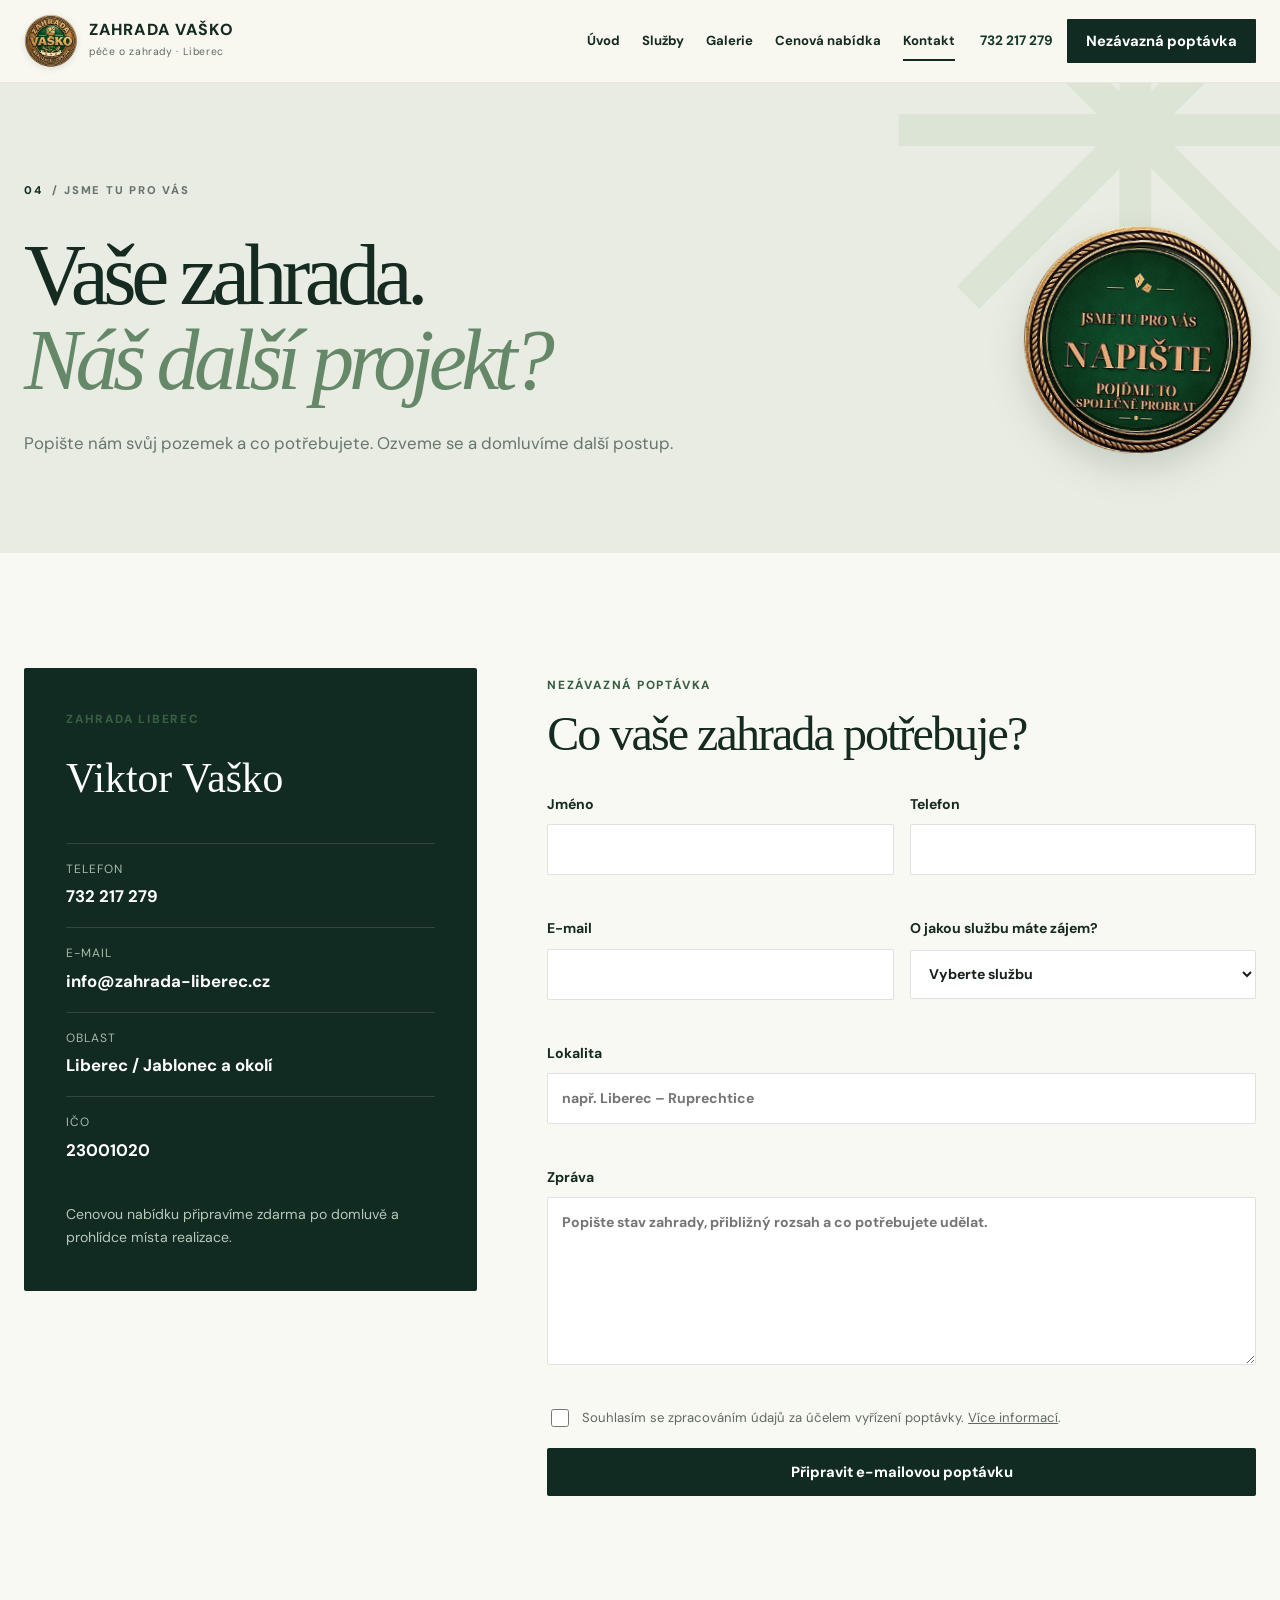
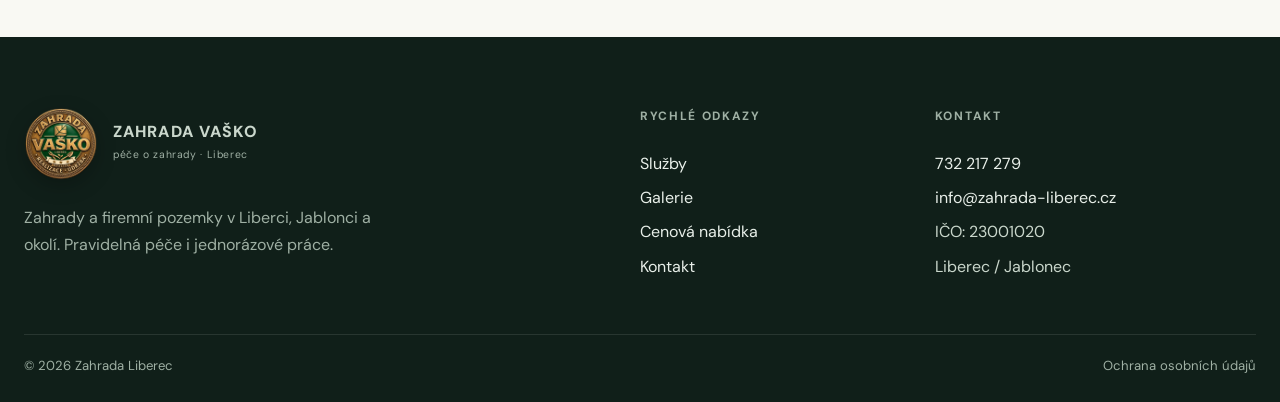
<file: kontakt.html>
<!DOCTYPE html>

<html data-page="contact" lang="cs">
<head>
<meta charset="utf-8"/>
<meta content="width=device-width,initial-scale=1" name="viewport"/>
<title>Kontakt a poptávka | Zahrada Vaško</title>
<meta content="Kontaktujte Viktora Vaška pro údržbu zahrad a firemních pozemků v Liberci a Jablonci." name="description"/>
<meta content="website" property="og:type"/>
<meta content="cs_CZ" property="og:locale"/>
<meta content="Kontakt a poptávka | Zahrada Vaško" property="og:title"/>
<meta content="Kontaktujte Viktora Vaška pro údržbu zahrad a firemních pozemků v Liberci a Jablonci." property="og:description"/>
<meta content="#132b22" name="theme-color"/>
<link href="images/favicon.png" rel="icon" type="image/png"/>
<link href="css/style.css" rel="stylesheet"/><link href="css/v3.css" rel="stylesheet"/>
<script defer="" src="js/main.js"></script>
</head><body class="design-v3">
<a class="skip-link" href="#main">Přeskočit na obsah</a>
<header class="site-header" data-header="">
<div class="container header-inner">
<a aria-label="Zahrada Vaško – úvod" class="brand" href="index.html">
<span class="brand-mark"><img alt="" decoding="async" height="320" src="images/logo-vasko-320.webp" width="320"/></span>
<span><strong>ZAHRADA VAŠKO</strong><small>péče o zahrady · Liberec</small></span>
</a>
<nav aria-label="Hlavní navigace" class="desktop-nav"><a data-nav="home" href="index.html">Úvod</a><a data-nav="services" href="sluzby.html">Služby</a><a data-nav="gallery" href="galerie.html">Galerie</a><a data-nav="pricing" href="cenik.html">Cenová nabídka</a><a aria-current="page" data-nav="contact" href="kontakt.html">Kontakt</a></nav>
<div class="header-actions">
<a aria-label="Zavolat 732 217 279" class="phone-link" href="tel:+420732217279">732 217 279</a>
<a class="btn btn-primary btn-sm" href="kontakt.html#poptavka">Nezávazná poptávka</a>
<button aria-controls="mobile-menu" aria-expanded="false" aria-label="Otevřít menu" class="menu-toggle" data-menu-toggle="" type="button"><span></span><span></span><span></span></button>
</div>
</div>
<div class="mobile-menu" data-mobile-menu="" hidden="" id="mobile-menu">
<nav aria-label="Mobilní navigace" class="container mobile-nav"><a data-nav="home" href="index.html">Úvod</a><a data-nav="services" href="sluzby.html">Služby</a><a data-nav="gallery" href="galerie.html">Galerie</a><a data-nav="pricing" href="cenik.html">Cenová nabídka</a><a aria-current="page" data-nav="contact" href="kontakt.html">Kontakt</a><a class="btn btn-primary" href="kontakt.html#poptavka">Nezávazná poptávka</a><a class="mobile-call" href="tel:+420732217279">Zavolat 732 217 279</a></nav>
</div>
</header>
<main id="main"><section class="v3-subhero"><div class="container v3-subhero-grid"><div><p class="v3-kicker"><span>04</span> / JSME TU PRO VÁS</p><h1>Vaše zahrada.<br/><em>Náš další projekt?</em></h1><p>Popište nám svůj pozemek a co potřebujete. Ozveme se a domluvíme další postup.</p></div><div class="v3-subhero-stamp v3-subhero-stamp--contact"><img alt="Znak kontaktu – napište nám" class="v3-stamp-image" decoding="async" height="752" loading="eager" src="images/stamps/stamp-contact.webp" width="752"/></div></div></section><section class="section contact-section"><div class="container contact-grid"><aside class="contact-card reveal"><p class="eyebrow">Zahrada Liberec</p><h2>Viktor Vaško</h2><div class="contact-lines"><a href="tel:+420732217279"><span>Telefon</span><strong>732 217 279</strong></a><a href="mailto:info@zahrada-liberec.cz"><span>E-mail</span><strong>info@zahrada-liberec.cz</strong></a><div><span>Oblast</span><strong>Liberec / Jablonec a okolí</strong></div><div><span>IČO</span><strong>23001020</strong></div></div><div class="contact-small">Cenovou nabídku připravíme zdarma po domluvě a prohlídce místa realizace.</div></aside><div class="form-wrap reveal" id="poptavka"><div class="form-heading"><p class="eyebrow">Nezávazná poptávka</p><h2>Co vaše zahrada potřebuje?</h2></div>
<!-- IMPORTANT: confirm final client email before production deployment -->
<form class="contact-form" data-contact-form="" novalidate=""><div class="form-row"><label>Jméno <input autocomplete="name" name="name" required="" type="text"/><span class="field-error"></span></label><label>Telefon <input autocomplete="tel" name="phone" required="" type="tel"/><span class="field-error"></span></label></div><div class="form-row"><label>E-mail <input autocomplete="email" name="email" required="" type="email"/><span class="field-error"></span></label><label>O jakou službu máte zájem? <select name="service" required=""><option value="">Vyberte službu</option><option>Sekání a péče o trávníky</option><option>Zakládání nového trávníku</option><option>Péče o firemní pozemky</option><option>Živé ploty a střih keřů</option><option>Prořezávání ovocných stromů</option><option>Kompletní údržba zahrad</option><option>Bioodpad</option><option>Jiná / více služeb</option></select><span class="field-error"></span></label></div><label>Lokalita <input name="location" placeholder="např. Liberec – Ruprechtice" required="" type="text"/><span class="field-error"></span></label><label>Zpráva <textarea name="message" placeholder="Popište stav zahrady, přibližný rozsah a co potřebujete udělat." required="" rows="6"></textarea><span class="field-error"></span></label><label class="consent"><input name="consent" required="" type="checkbox"/><span>Souhlasím se zpracováním údajů za účelem vyřízení poptávky. <a href="ochrana-osobnich-udaju.html">Více informací</a>.</span></label><button class="btn btn-primary" type="submit">Připravit e-mailovou poptávku</button><p class="form-status" data-form-status="" role="status"></p></form>
<!-- V3: mailto fallback opens visitor mail app; real server sending requires form provider -->
</div></div></section></main><footer class="site-footer">
<div class="container footer-grid">
<div><a class="brand brand-footer" href="index.html"><span class="brand-mark"><img alt="" decoding="async" height="320" src="images/logo-vasko-320.webp" width="320"/></span><span><strong>ZAHRADA VAŠKO</strong><small>péče o zahrady · Liberec</small></span></a><p class="footer-note">Zahrady a firemní pozemky v Liberci, Jablonci a okolí. Pravidelná péče i jednorázové práce.</p></div>
<div><h2>Rychlé odkazy</h2><a href="sluzby.html">Služby</a><a href="galerie.html">Galerie</a><a href="cenik.html">Cenová nabídka</a><a href="kontakt.html">Kontakt</a></div>
<div><h2>Kontakt</h2><a href="tel:+420732217279">732 217 279</a><a href="mailto:info@zahrada-liberec.cz">info@zahrada-liberec.cz</a><span>IČO: 23001020</span><span>Liberec / Jablonec</span></div>
</div>
<div class="container footer-bottom"><span>© <span data-year=""></span> Zahrada Liberec</span><a href="ochrana-osobnich-udaju.html">Ochrana osobních údajů</a></div>
</footer>
<div aria-label="Rychlé akce" class="mobile-actionbar"><a href="tel:+420732217279">Zavolat</a><a href="kontakt.html#poptavka">Poptávka</a></div>
</body></html>
</file>
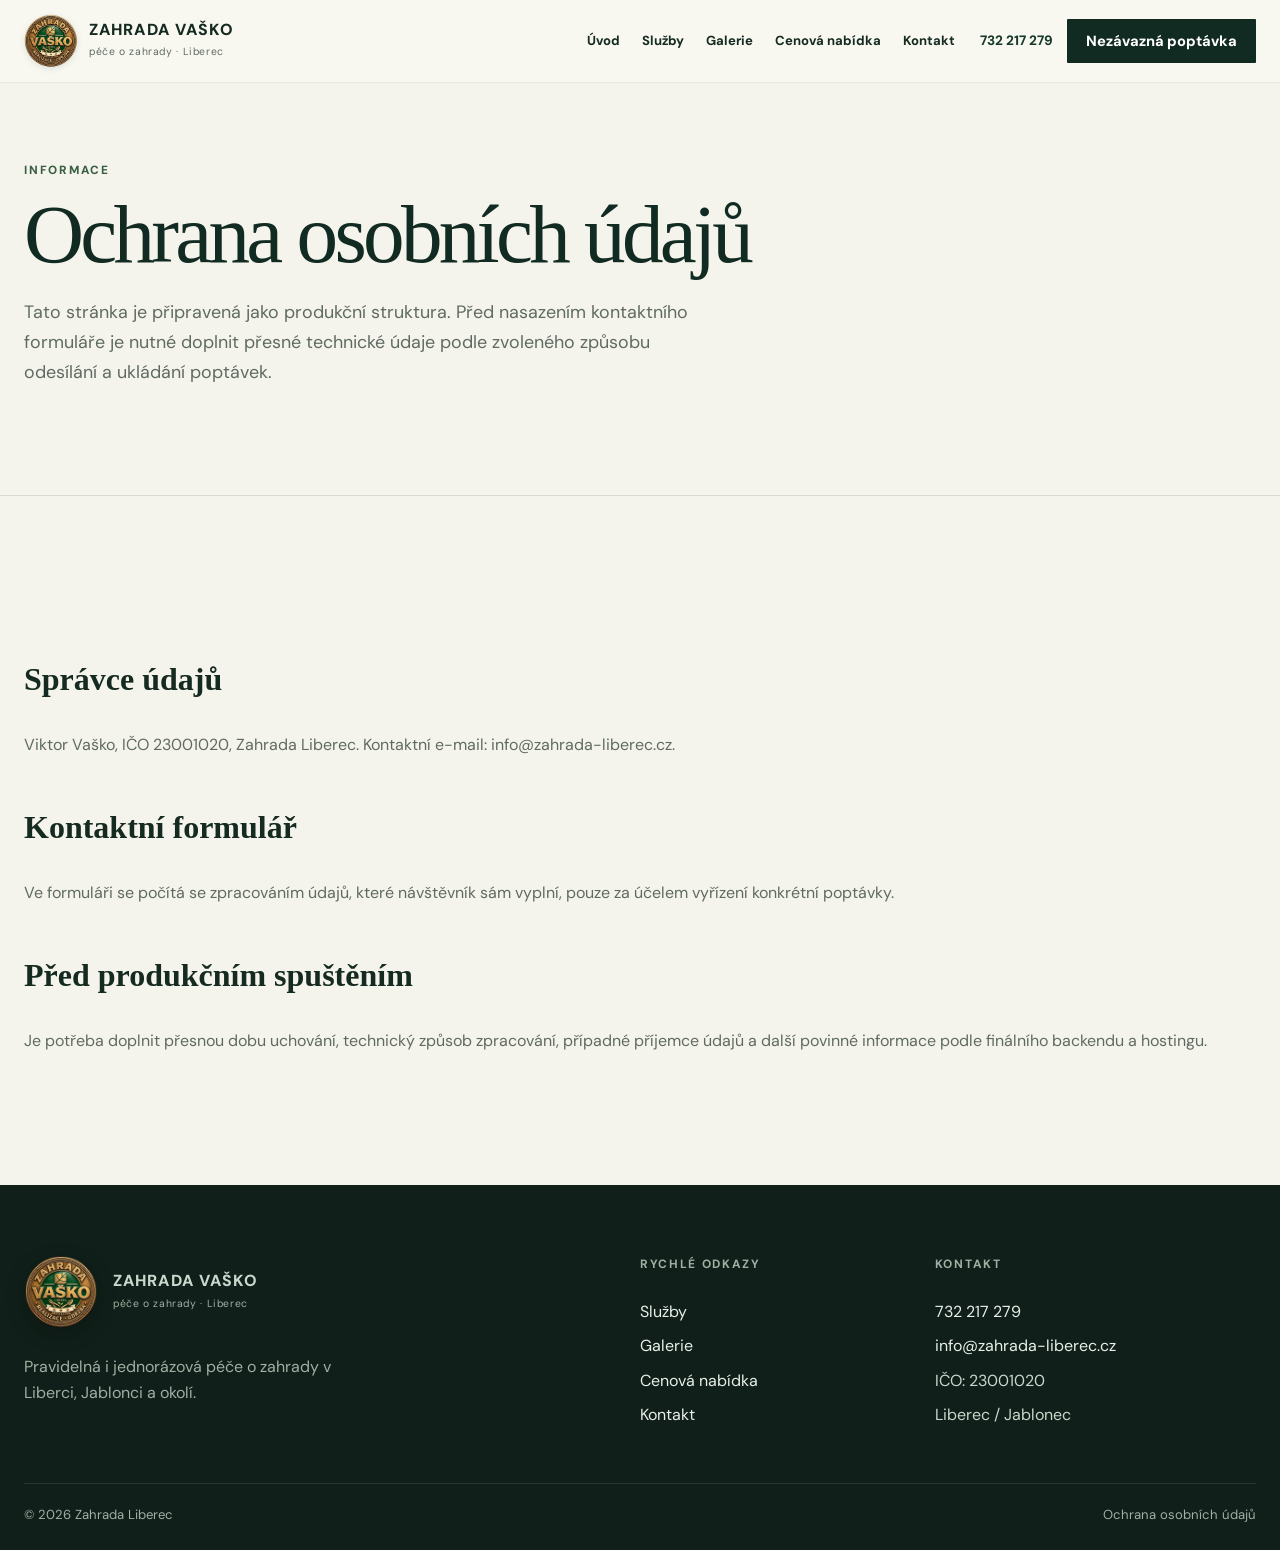
<file: ochrana-osobnich-udaju.html>
<!DOCTYPE html>

<html data-page="privacy" lang="cs">
<head>
<meta charset="utf-8"/>
<meta content="width=device-width,initial-scale=1" name="viewport"/>
<title>Ochrana osobních údajů | Zahrada Vaško</title>
<meta content="Informace k ochraně osobních údajů pro web Zahrada Liberec." name="description"/>
<meta content="website" property="og:type"/>
<meta content="cs_CZ" property="og:locale"/>
<meta content="Ochrana osobních údajů | Zahrada Liberec" property="og:title"/>
<meta content="Informace k ochraně osobních údajů pro web Zahrada Liberec." property="og:description"/>

<meta content="#173d2d" name="theme-color"/>
<link href="images/favicon.png" rel="icon" type="image/png"/>
<link href="css/style.css" rel="stylesheet"/><link href="css/v3.css" rel="stylesheet"/>
<script defer="" src="js/main.js"></script>
</head><body class="design-v3">
<a class="skip-link" href="#main">Přeskočit na obsah</a>
<header class="site-header" data-header="">
<div class="container header-inner">
<a aria-label="Zahrada Vaško – úvod" class="brand" href="index.html">
<span class="brand-mark"><img alt="" decoding="async" height="320" src="images/logo-vasko-320.webp" width="320"/></span>
<span><strong>ZAHRADA VAŠKO</strong><small>péče o zahrady · Liberec</small></span>
</a>
<nav aria-label="Hlavní navigace" class="desktop-nav"><a data-nav="home" href="index.html">Úvod</a><a data-nav="services" href="sluzby.html">Služby</a><a data-nav="gallery" href="galerie.html">Galerie</a><a data-nav="pricing" href="cenik.html">Cenová nabídka</a><a data-nav="contact" href="kontakt.html">Kontakt</a></nav>
<div class="header-actions">
<a aria-label="Zavolat 732 217 279" class="phone-link" href="tel:+420732217279">732 217 279</a>
<a class="btn btn-primary btn-sm" href="kontakt.html#poptavka">Nezávazná poptávka</a>
<button aria-controls="mobile-menu" aria-expanded="false" aria-label="Otevřít menu" class="menu-toggle" data-menu-toggle="" type="button"><span></span><span></span><span></span></button>
</div>
</div>
<div class="mobile-menu" data-mobile-menu="" hidden="" id="mobile-menu">
<nav aria-label="Mobilní navigace" class="container mobile-nav"><a data-nav="home" href="index.html">Úvod</a><a data-nav="services" href="sluzby.html">Služby</a><a data-nav="gallery" href="galerie.html">Galerie</a><a data-nav="pricing" href="cenik.html">Cenová nabídka</a><a data-nav="contact" href="kontakt.html">Kontakt</a><a class="btn btn-primary" href="kontakt.html#poptavka">Nezávazná poptávka</a><a class="mobile-call" href="tel:+420732217279">Zavolat 732 217 279</a></nav>
</div>
</header>
<main id="main"><section class="subhero subhero-compact"><div class="container narrow"><p class="eyebrow">Informace</p><h1>Ochrana osobních údajů</h1><p>Tato stránka je připravená jako produkční struktura. Před nasazením kontaktního formuláře je nutné doplnit přesné technické údaje podle zvoleného způsobu odesílání a ukládání poptávek.</p></div></section><section class="section legal"><div class="container narrow"><h2>Správce údajů</h2><p>Viktor Vaško, IČO 23001020, Zahrada Liberec. Kontaktní e-mail: info@zahrada-liberec.cz.</p><h2>Kontaktní formulář</h2><p>Ve formuláři se počítá se zpracováním údajů, které návštěvník sám vyplní, pouze za účelem vyřízení konkrétní poptávky.</p><h2>Před produkčním spuštěním</h2><p>Je potřeba doplnit přesnou dobu uchování, technický způsob zpracování, případné příjemce údajů a další povinné informace podle finálního backendu a hostingu.</p><!-- TODO: finalize privacy text after production form endpoint, hosting and retention rules are confirmed. --></div></section></main><footer class="site-footer">
<div class="container footer-grid">
<div><a class="brand brand-footer" href="index.html"><span class="brand-mark"><img alt="" decoding="async" height="320" src="images/logo-vasko-320.webp" width="320"/></span><span><strong>ZAHRADA VAŠKO</strong><small>péče o zahrady · Liberec</small></span></a><p class="footer-note">Pravidelná i jednorázová péče o zahrady v Liberci, Jablonci a okolí.</p></div>
<div><h2>Rychlé odkazy</h2><a href="sluzby.html">Služby</a><a href="galerie.html">Galerie</a><a href="cenik.html">Cenová nabídka</a><a href="kontakt.html">Kontakt</a></div>
<div><h2>Kontakt</h2><a href="tel:+420732217279">732 217 279</a><a href="mailto:info@zahrada-liberec.cz">info@zahrada-liberec.cz</a><span>IČO: 23001020</span><span>Liberec / Jablonec</span></div>
</div>
<div class="container footer-bottom"><span>© <span data-year=""></span> Zahrada Liberec</span><a href="ochrana-osobnich-udaju.html">Ochrana osobních údajů</a></div>
</footer>
<div aria-label="Rychlé akce" class="mobile-actionbar"><a href="tel:+420732217279">Zavolat</a><a href="kontakt.html#poptavka">Poptávka</a></div>
</body></html>
</file>
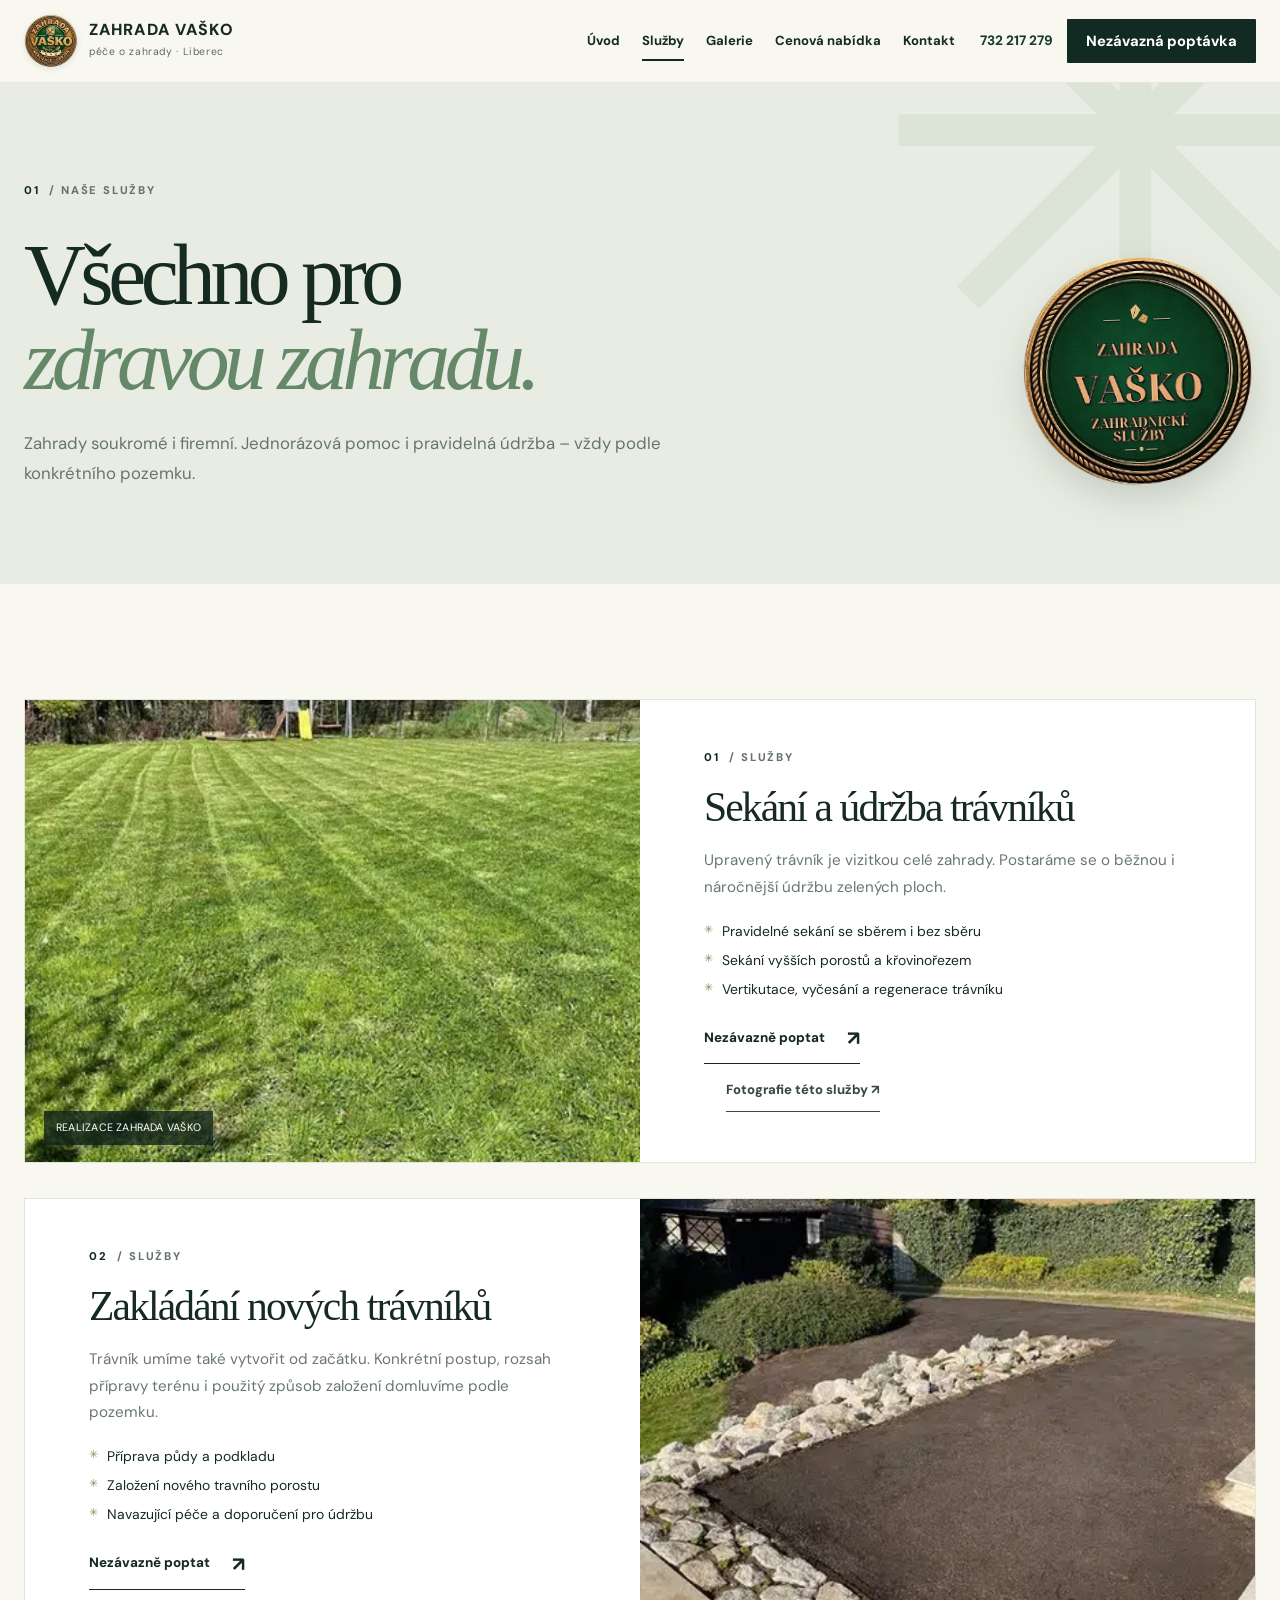
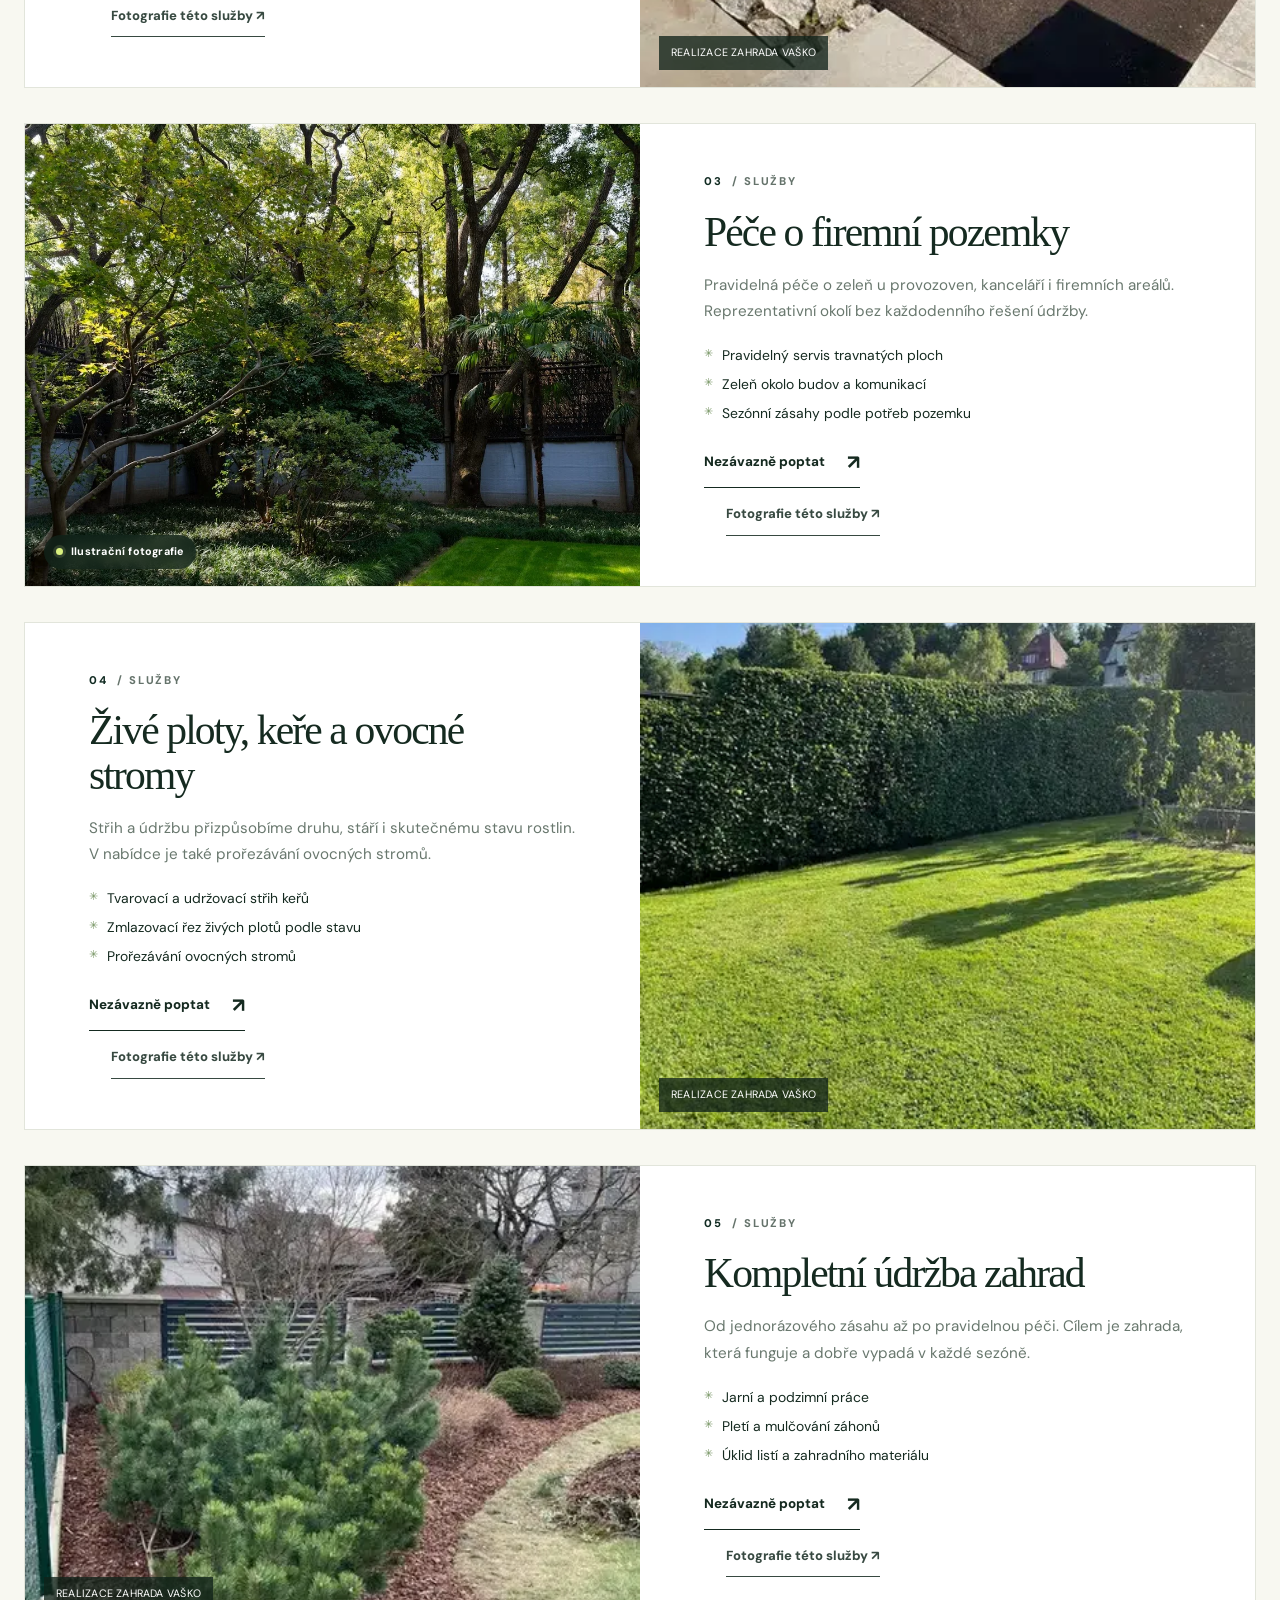
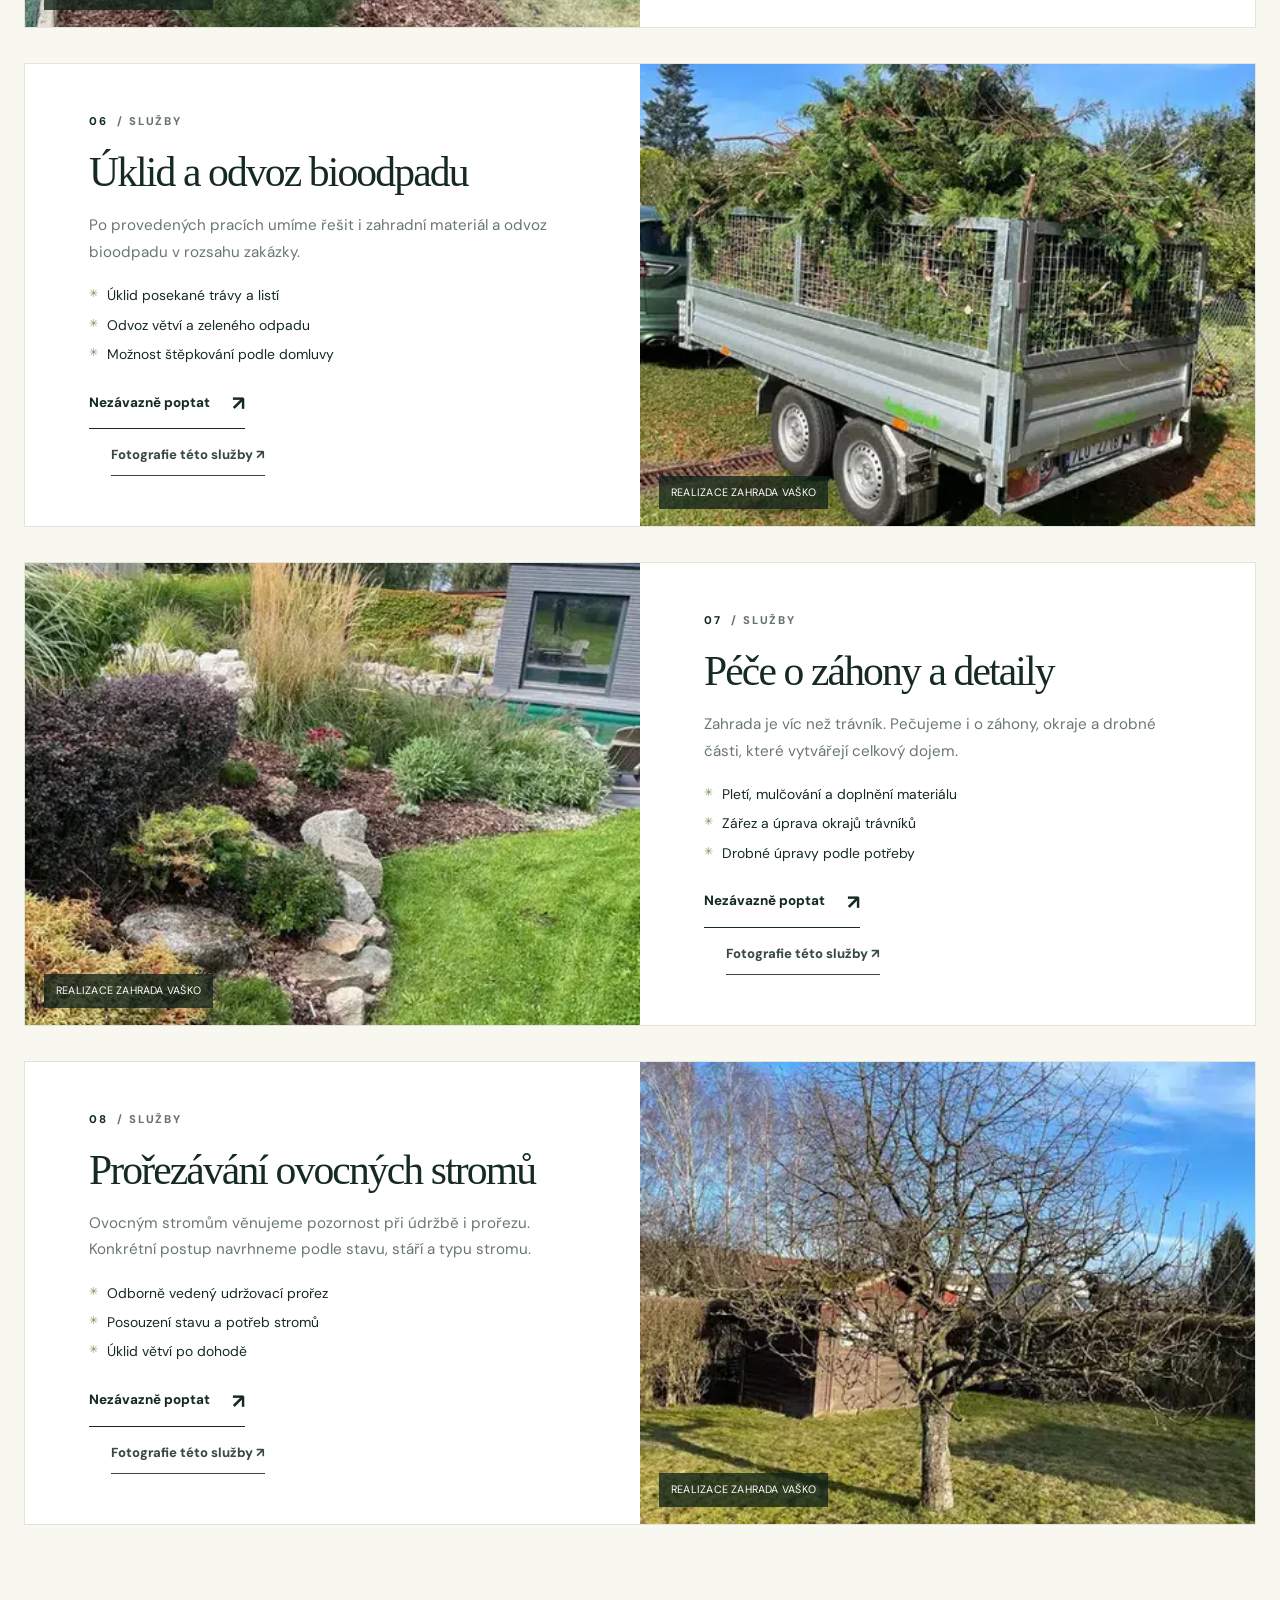
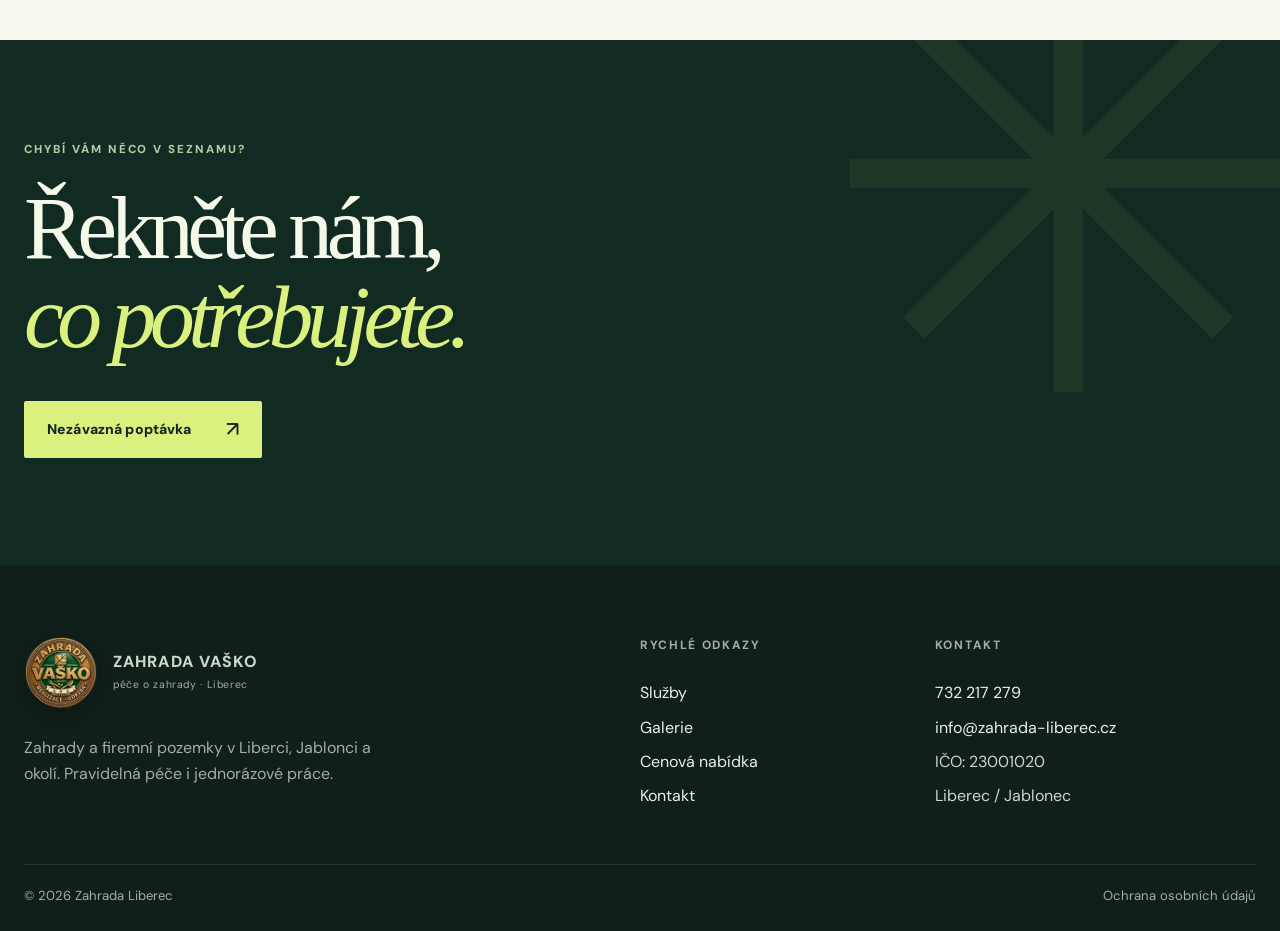
<file: sluzby.html>
<!DOCTYPE html>

<html data-page="services" lang="cs">
<head>
<meta charset="utf-8"/>
<meta content="width=device-width,initial-scale=1" name="viewport"/>
<title>Služby | Zahrada Vaško Liberec</title>
<meta content="Sekání, zakládání trávníků, firemní pozemky, prořezávání ovocných stromů, keře, živé ploty a kompletní péče o zahradu." name="description"/>
<meta content="website" property="og:type"/>
<meta content="cs_CZ" property="og:locale"/>
<meta content="Služby | Zahrada Vaško Liberec" property="og:title"/>
<meta content="Sekání, zakládání trávníků, firemní pozemky, prořezávání ovocných stromů, keře, živé ploty a kompletní péče o zahradu." property="og:description"/>
<meta content="#132b22" name="theme-color"/>
<link href="images/favicon.png" rel="icon" type="image/png"/>
<link href="css/style.css" rel="stylesheet"/><link href="css/v3.css" rel="stylesheet"/>
<script defer="" src="js/main.js"></script>
</head><body class="design-v3">
<a class="skip-link" href="#main">Přeskočit na obsah</a>
<header class="site-header" data-header="">
<div class="container header-inner">
<a aria-label="Zahrada Vaško – úvod" class="brand" href="index.html">
<span class="brand-mark"><img alt="" decoding="async" height="320" src="images/logo-vasko-320.webp" width="320"/></span>
<span><strong>ZAHRADA VAŠKO</strong><small>péče o zahrady · Liberec</small></span>
</a>
<nav aria-label="Hlavní navigace" class="desktop-nav"><a data-nav="home" href="index.html">Úvod</a><a aria-current="page" data-nav="services" href="sluzby.html">Služby</a><a data-nav="gallery" href="galerie.html">Galerie</a><a data-nav="pricing" href="cenik.html">Cenová nabídka</a><a data-nav="contact" href="kontakt.html">Kontakt</a></nav>
<div class="header-actions">
<a aria-label="Zavolat 732 217 279" class="phone-link" href="tel:+420732217279">732 217 279</a>
<a class="btn btn-primary btn-sm" href="kontakt.html#poptavka">Nezávazná poptávka</a>
<button aria-controls="mobile-menu" aria-expanded="false" aria-label="Otevřít menu" class="menu-toggle" data-menu-toggle="" type="button"><span></span><span></span><span></span></button>
</div>
</div>
<div class="mobile-menu" data-mobile-menu="" hidden="" id="mobile-menu">
<nav aria-label="Mobilní navigace" class="container mobile-nav"><a data-nav="home" href="index.html">Úvod</a><a aria-current="page" data-nav="services" href="sluzby.html">Služby</a><a data-nav="gallery" href="galerie.html">Galerie</a><a data-nav="pricing" href="cenik.html">Cenová nabídka</a><a data-nav="contact" href="kontakt.html">Kontakt</a><a class="btn btn-primary" href="kontakt.html#poptavka">Nezávazná poptávka</a><a class="mobile-call" href="tel:+420732217279">Zavolat 732 217 279</a></nav>
</div>
</header>
<main id="main"><section class="v3-subhero"><div class="container v3-subhero-grid"><div><p class="v3-kicker"><span>01</span> / NAŠE SLUŽBY</p><h1>Všechno pro<br/><em>zdravou zahradu.</em></h1><p>Zahrady soukromé i firemní. Jednorázová pomoc i pravidelná údržba – vždy podle konkrétního pozemku.</p></div><div class="v3-subhero-stamp v3-subhero-stamp--brand"><img alt="Zlatobronzový znak Zahrada Vaško – zahradnické služby" class="v3-stamp-image" decoding="async" height="752" loading="eager" src="images/stamps/stamp-brand.webp" width="752"/></div></div></section><section class="section v3-detail-section"><div class="container"><div class="v3-detail-list"><article class="v3-detail reveal" id="travniky"><div class="v3-detail-visual"><img alt="Upravený trávník a zahradní péče – fotografie Zahrada Vaško" decoding="async" height="900" loading="lazy" src="images/realizace/travniky-0027-thumb.webp" width="1200"/><span>REALIZACE ZAHRADA VAŠKO</span></div><div class="v3-detail-content"><p class="v3-kicker"><span>01</span> / SLUŽBY</p><h2>Sekání a údržba trávníků</h2><p>Upravený trávník je vizitkou celé zahrady. Postaráme se o běžnou i náročnější údržbu zelených ploch.</p><ul><li>Pravidelné sekání se sběrem i bez sběru</li><li>Sekání vyšších porostů a křovinořezem</li><li>Vertikutace, vyčesání a regenerace trávníku</li></ul><a class="v3-arrow-link" href="kontakt.html#poptavka">Nezávazně poptat <span>↗</span></a><a class="v3-arrow-link v3-detail-gallery-link" href="galerie.html?kategorie=travniky">Fotografie této služby  ↗</a></div></article><article class="v3-detail reveal" id="zalozeni"><div class="v3-detail-visual"><img alt="Příprava terénu pro nový trávník – fotografie Zahrada Vaško" decoding="async" height="900" loading="lazy" src="images/realizace/zakladani-travniku-0048-thumb.webp" width="1200"/><span>REALIZACE ZAHRADA VAŠKO</span></div><div class="v3-detail-content"><p class="v3-kicker"><span>02</span> / SLUŽBY</p><h2>Zakládání nových trávníků</h2><p>Trávník umíme také vytvořit od začátku. Konkrétní postup, rozsah přípravy terénu i použitý způsob založení domluvíme podle pozemku.</p><ul><li>Příprava půdy a podkladu</li><li>Založení nového travního porostu</li><li>Navazující péče a doporučení pro údržbu</li></ul><a class="v3-arrow-link" href="kontakt.html#poptavka">Nezávazně poptat <span>↗</span></a><a class="v3-arrow-link v3-detail-gallery-link" href="galerie.html?kategorie=zakladani-travniku">Fotografie této služby  ↗</a></div></article><article class="v3-detail reveal" id="firemni-pozemky"><div class="v3-detail-visual"><img alt="Reprezentativní firemní zeleň a trávník – ilustrační fotografie" decoding="async" height="1115" loading="lazy" src="images/realizace/firemni-pozemky-premium.webp" width="760"/><span class="v3-visual-note">Ilustrační fotografie</span></div><div class="v3-detail-content"><p class="v3-kicker"><span>03</span> / SLUŽBY</p><h2>Péče o firemní pozemky</h2><p>Pravidelná péče o zeleň u provozoven, kanceláří i firemních areálů. Reprezentativní okolí bez každodenního řešení údržby.</p><ul><li>Pravidelný servis travnatých ploch</li><li>Zeleň okolo budov a komunikací</li><li>Sezónní zásahy podle potřeb pozemku</li></ul><a class="v3-arrow-link" href="kontakt.html#poptavka">Nezávazně poptat <span>↗</span></a><a class="v3-arrow-link v3-detail-gallery-link" href="galerie.html?kategorie=firemni-pozemky">Fotografie této služby  ↗</a></div></article><article class="v3-detail reveal" id="drevin"><div class="v3-detail-visual"><img alt="Stříhání a tvarování živých plotů – fotografie Zahrada Vaško" decoding="async" height="900" loading="lazy" src="images/realizace/zive-ploty-0083-thumb.webp" width="1200"/><span>REALIZACE ZAHRADA VAŠKO</span></div><div class="v3-detail-content"><p class="v3-kicker"><span>04</span> / SLUŽBY</p><h2>Živé ploty, keře a ovocné stromy</h2><p>Střih a údržbu přizpůsobíme druhu, stáří i skutečnému stavu rostlin. V nabídce je také prořezávání ovocných stromů.</p><ul><li>Tvarovací a udržovací střih keřů</li><li>Zmlazovací řez živých plotů podle stavu</li><li>Prořezávání ovocných stromů</li></ul><a class="v3-arrow-link" href="kontakt.html#poptavka">Nezávazně poptat <span>↗</span></a><a class="v3-arrow-link v3-detail-gallery-link" href="galerie.html?kategorie=zive-ploty">Fotografie této služby  ↗</a></div></article><article class="v3-detail reveal" id="udrzba"><div class="v3-detail-visual"><img alt="Průběh a výsledek údržby zahrady – fotografie Zahrada Vaško" decoding="async" height="900" loading="lazy" src="images/realizace/kompletni-udrzba-0122-thumb.webp" width="1200"/><span>REALIZACE ZAHRADA VAŠKO</span></div><div class="v3-detail-content"><p class="v3-kicker"><span>05</span> / SLUŽBY</p><h2>Kompletní údržba zahrad</h2><p>Od jednorázového zásahu až po pravidelnou péči. Cílem je zahrada, která funguje a dobře vypadá v každé sezóně.</p><ul><li>Jarní a podzimní práce</li><li>Pletí a mulčování záhonů</li><li>Úklid listí a zahradního materiálu</li></ul><a class="v3-arrow-link" href="kontakt.html#poptavka">Nezávazně poptat <span>↗</span></a><a class="v3-arrow-link v3-detail-gallery-link" href="galerie.html?kategorie=kompletni-udrzba">Fotografie této služby  ↗</a></div></article><article class="v3-detail reveal" id="bioodpad"><div class="v3-detail-visual"><img alt="Úklid a odvoz materiálu při zahradních pracích – fotografie Zahrada Vaško" decoding="async" height="900" loading="lazy" src="images/realizace/uklid-0147-thumb.webp" width="1200"/><span>REALIZACE ZAHRADA VAŠKO</span></div><div class="v3-detail-content"><p class="v3-kicker"><span>06</span> / SLUŽBY</p><h2>Úklid a odvoz bioodpadu</h2><p>Po provedených pracích umíme řešit i zahradní materiál a odvoz bioodpadu v rozsahu zakázky.</p><ul><li>Úklid posekané trávy a listí</li><li>Odvoz větví a zeleného odpadu</li><li>Možnost štěpkování podle domluvy</li></ul><a class="v3-arrow-link" href="kontakt.html#poptavka">Nezávazně poptat <span>↗</span></a><a class="v3-arrow-link v3-detail-gallery-link" href="galerie.html?kategorie=uklid">Fotografie této služby  ↗</a></div></article><article class="v3-detail reveal" id="zahony"><div class="v3-detail-visual"><img alt="Upravené záhony a zahradní kompozice – fotografie Zahrada Vaško" decoding="async" height="900" loading="lazy" src="images/realizace/zahony-0161-thumb.webp" width="1200"/><span>REALIZACE ZAHRADA VAŠKO</span></div><div class="v3-detail-content"><p class="v3-kicker"><span>07</span> / SLUŽBY</p><h2>Péče o záhony a detaily</h2><p>Zahrada je víc než trávník. Pečujeme i o záhony, okraje a drobné části, které vytvářejí celkový dojem.</p><ul><li>Pletí, mulčování a doplnění materiálu</li><li>Zářez a úprava okrajů trávníků</li><li>Drobné úpravy podle potřeby</li></ul><a class="v3-arrow-link" href="kontakt.html#poptavka">Nezávazně poptat <span>↗</span></a><a class="v3-arrow-link v3-detail-gallery-link" href="galerie.html?kategorie=zahony">Fotografie této služby  ↗</a></div></article><article class="v3-detail reveal" id="ovocne-stromy"><div class="v3-detail-visual"><img alt="Prořezané ovocné stromy – práce Zahrada Vaško" decoding="async" height="900" loading="lazy" src="images/realizace/ovocne-stromy-0113-thumb.webp" width="1200"/><span>REALIZACE ZAHRADA VAŠKO</span></div><div class="v3-detail-content"><p class="v3-kicker"><span>08</span> / SLUŽBY</p><h2>Prořezávání ovocných stromů</h2><p>Ovocným stromům věnujeme pozornost při údržbě i prořezu. Konkrétní postup navrhneme podle stavu, stáří a typu stromu.</p><ul><li>Odborně vedený udržovací prořez</li><li>Posouzení stavu a potřeb stromů</li><li>Úklid větví po dohodě</li></ul><a class="v3-arrow-link" href="kontakt.html#poptavka">Nezávazně poptat <span>↗</span></a><a class="v3-arrow-link v3-detail-gallery-link" href="galerie.html?kategorie=ovocne-stromy">Fotografie této služby ↗</a></div></article></div></div></section><section class="v3-last-cta"><div class="container v3-last-inner"><p>CHYBÍ VÁM NĚCO V SEZNAMU?</p><h2>Řekněte nám,<br/><em>co potřebujete.</em></h2><div class="v3-last-row"><a class="v3-button v3-button-lime" href="kontakt.html#poptavka">Nezávazná poptávka <span>↗</span></a></div></div></section></main><footer class="site-footer">
<div class="container footer-grid">
<div><a class="brand brand-footer" href="index.html"><span class="brand-mark"><img alt="" decoding="async" height="320" src="images/logo-vasko-320.webp" width="320"/></span><span><strong>ZAHRADA VAŠKO</strong><small>péče o zahrady · Liberec</small></span></a><p class="footer-note">Zahrady a firemní pozemky v Liberci, Jablonci a okolí. Pravidelná péče i jednorázové práce.</p></div>
<div><h2>Rychlé odkazy</h2><a href="sluzby.html">Služby</a><a href="galerie.html">Galerie</a><a href="cenik.html">Cenová nabídka</a><a href="kontakt.html">Kontakt</a></div>
<div><h2>Kontakt</h2><a href="tel:+420732217279">732 217 279</a><a href="mailto:info@zahrada-liberec.cz">info@zahrada-liberec.cz</a><span>IČO: 23001020</span><span>Liberec / Jablonec</span></div>
</div>
<div class="container footer-bottom"><span>© <span data-year=""></span> Zahrada Liberec</span><a href="ochrana-osobnich-udaju.html">Ochrana osobních údajů</a></div>
</footer>
<div aria-label="Rychlé akce" class="mobile-actionbar"><a href="tel:+420732217279">Zavolat</a><a href="kontakt.html#poptavka">Poptávka</a></div>
</body></html>
</file>
<file: css/style.css>
:root{
  --green-950:#0f2d22;--green-900:#173d2d;--green-800:#224f3a;--green-700:#315f45;
  --sage-100:#eef3ec;--sage-200:#dfe9df;--cream:#f7f3eb;--paper:#fffdf8;--ink:#172019;--muted:#5f6b62;
  --line:rgba(23,61,45,.14);--earth:#9b7457;--white:#fff;--shadow:0 18px 50px rgba(21,47,35,.10);
  --radius:18px;--radius-lg:28px;--max:1180px;--serif:Georgia,'Times New Roman',serif;--sans:Inter,ui-sans-serif,system-ui,-apple-system,'Segoe UI',sans-serif;
}
*{box-sizing:border-box}html{scroll-behavior:smooth}body{margin:0;background:var(--paper);color:var(--ink);font-family:var(--sans);font-size:16px;line-height:1.65;-webkit-font-smoothing:antialiased;padding-bottom:0}img{max-width:100%;display:block}a{color:inherit;text-decoration:none}button,input,select,textarea{font:inherit}button{color:inherit}.container{width:min(var(--max),calc(100% - 48px));margin-inline:auto}.narrow{max-width:830px}.skip-link{position:fixed;left:14px;top:14px;z-index:2000;transform:translateY(-160%);background:#fff;padding:12px 16px;border-radius:10px}.skip-link:focus{transform:none}.eyebrow{margin:0 0 14px;text-transform:uppercase;letter-spacing:.15em;font-size:.74rem;font-weight:800;color:var(--green-700)}.eyebrow.light{color:#dce9de}.site-header{position:sticky;top:0;z-index:1000;background:rgba(255,253,248,.9);backdrop-filter:blur(18px);border-bottom:1px solid rgba(23,61,45,.08);transition:box-shadow .2s}.site-header.scrolled{box-shadow:0 8px 32px rgba(18,43,31,.08)}.header-inner{height:82px;display:flex;align-items:center;gap:30px}.brand{display:inline-flex;align-items:center;gap:11px;min-width:max-content}.brand-mark{width:38px;height:38px;color:var(--green-900);display:grid;place-items:center}.brand-mark svg{width:100%;height:100%;fill:currentColor}.brand strong{display:block;font-family:var(--serif);font-size:1.1rem;line-height:1.05}.brand small{display:block;margin-top:4px;color:var(--muted);font-size:.72rem;letter-spacing:.05em}.desktop-nav{margin-left:auto;display:flex;align-items:center;gap:28px}.desktop-nav a{font-size:.92rem;font-weight:650;position:relative;padding:28px 0}.desktop-nav a::after{content:"";position:absolute;left:0;right:100%;bottom:19px;height:2px;background:var(--green-700);transition:right .2s}.desktop-nav a:hover::after,.desktop-nav a[aria-current="page"]::after{right:0}.header-actions{display:flex;align-items:center;gap:14px}.phone-link{font-size:.84rem;font-weight:750;color:var(--green-900)}.btn{display:inline-flex;align-items:center;justify-content:center;min-height:48px;padding:0 20px;border:1px solid transparent;border-radius:10px;font-weight:750;font-size:.92rem;transition:transform .18s,background .18s,color .18s,border .18s;cursor:pointer}.btn:hover{transform:translateY(-2px)}.btn-primary{background:var(--green-900);color:#fff}.btn-primary:hover{background:var(--green-800)}.btn-secondary{border-color:var(--green-900);color:var(--green-900);background:transparent}.btn-secondary:hover{background:var(--green-900);color:#fff}.btn-light{background:#fff;color:var(--green-950)}.btn-light:hover{background:var(--cream)}.btn-ghost-light{border-color:rgba(255,255,255,.55);color:#fff;background:rgba(255,255,255,.04)}.btn-ghost-light:hover{background:rgba(255,255,255,.12)}.btn-sm{min-height:44px;padding:0 16px}.menu-toggle{display:none;width:44px;height:44px;border:0;background:transparent;padding:9px;cursor:pointer}.menu-toggle span{display:block;height:2px;background:var(--green-900);margin:6px 0;transition:.2s}.mobile-menu{background:var(--paper);border-top:1px solid var(--line)}.mobile-nav{padding:18px 0 24px;display:grid;gap:4px}.mobile-nav>a:not(.btn){padding:12px 2px;font-weight:700}.mobile-nav .btn{margin-top:10px}.mobile-call{text-align:center;color:var(--green-700)}
.home-hero{position:relative;min-height:calc(100vh - 82px);height:min(830px,calc(100vh - 82px));display:flex;align-items:flex-end;color:#fff;overflow:hidden;background:var(--green-950)}.hero-media{position:absolute;inset:0}.hero-media img{width:100%;height:100%;object-fit:cover}.hero-shade{position:absolute;inset:0;background:linear-gradient(90deg,rgba(8,25,18,.76) 0%,rgba(8,25,18,.48) 44%,rgba(8,25,18,.13) 72%,rgba(8,25,18,.07) 100%),linear-gradient(0deg,rgba(8,25,18,.34),transparent 45%)}.hero-inner{position:relative;z-index:1;padding-bottom:94px}.hero-copy{max-width:760px}.hero h1,.subhero h1{font-family:var(--serif);font-weight:500;letter-spacing:-.045em;line-height:.96;margin:0}.hero h1{font-size:clamp(3.5rem,7vw,7.4rem)}.hero h1 em,.subhero h1 em{font-weight:400;color:#d7e3d7}.hero-lead{font-size:clamp(1.05rem,1.7vw,1.25rem);max-width:680px;color:rgba(255,255,255,.9);margin:26px 0 30px}.hero-buttons{display:flex;gap:12px;flex-wrap:wrap}.trust-row{display:flex;gap:24px;flex-wrap:wrap;margin-top:42px;color:rgba(255,255,255,.86);font-size:.84rem}.trust-row span{display:inline-flex;align-items:center;gap:8px}.trust-row svg{width:18px;height:18px;fill:none;stroke:currentColor}.hero-scroll{position:absolute;right:4.5vw;bottom:38px;width:44px;height:60px;border:1px solid rgba(255,255,255,.35);border-radius:24px;display:grid;place-items:start center;padding-top:12px}.hero-scroll span{width:4px;height:9px;border-radius:4px;background:#fff;animation:scrollDot 1.8s infinite}.section{padding:110px 0}.section-intro{background:var(--paper)}.section-heading{margin-bottom:48px}.section-heading.split{display:grid;grid-template-columns:1.2fr .8fr;gap:64px;align-items:end}.section-heading h2,.why-copy h2,.cta-panel h2,.area-copy h2,.form-heading h2,.price-disclaimer h2{font-family:var(--serif);font-size:clamp(2.2rem,4vw,4.2rem);font-weight:500;line-height:1.02;letter-spacing:-.04em;margin:0}.section-heading p:last-child{color:var(--muted);max-width:510px;margin:0}.services-grid{display:grid;grid-template-columns:repeat(3,1fr);border-top:1px solid var(--line);border-left:1px solid var(--line)}.service-card{padding:36px;border-right:1px solid var(--line);border-bottom:1px solid var(--line);min-height:280px;display:flex;flex-direction:column;transition:background .2s}.service-card:hover{background:var(--sage-100)}.service-card .icon-box{width:48px;height:48px;color:var(--green-700);margin-bottom:36px}.icon-box svg{width:100%;height:100%;fill:none;stroke:currentColor;stroke-width:2}.service-card h3{font-family:var(--serif);font-size:1.45rem;margin:0 0 10px}.service-card p{color:var(--muted);margin:0 0 22px}.text-link{display:inline-flex;gap:8px;align-items:center;margin-top:auto;font-weight:760;color:var(--green-800)}.text-link span{transition:transform .18s}.text-link:hover span{transform:translateX(4px)}.text-link-large{font-size:1.05rem}.center-action{text-align:center;margin-top:38px}.why-section{background:var(--sage-100)}.why-grid{display:grid;grid-template-columns:.9fr 1.1fr;gap:80px;align-items:center}.why-photo{position:relative}.why-photo img{aspect-ratio:4/5;object-fit:cover;border-radius:var(--radius-lg);width:100%}.photo-note{position:absolute;left:-22px;bottom:32px;background:var(--paper);box-shadow:var(--shadow);padding:18px 22px;border-radius:12px;max-width:230px;font-family:var(--serif);font-size:1.05rem}.benefit-list{margin-top:42px;border-top:1px solid var(--line)}.benefit{display:grid;grid-template-columns:48px 1fr;gap:22px;padding:24px 0;border-bottom:1px solid var(--line)}.benefit>span{width:42px;height:42px;color:var(--green-700)}.benefit svg{width:100%;height:100%;fill:none;stroke:currentColor;stroke-width:1.8}.benefit h3{margin:0 0 4px;font-size:1.02rem}.benefit p{margin:0;color:var(--muted)}.gallery-preview{background:var(--green-950);color:#fff}.gallery-preview .eyebrow,.gallery-preview .text-link{color:#c7d9ca}.gallery-preview .section-heading p:last-child{color:rgba(255,255,255,.66)}.masonry-preview{display:grid;grid-template-columns:1.25fr .75fr .75fr;grid-template-rows:260px 260px;gap:16px}.gallery-tile{position:relative;padding:0;border:0;background:#284638;overflow:hidden;cursor:pointer;border-radius:14px}.gallery-tile img{width:100%;height:100%;object-fit:cover;transition:transform .45s}.gallery-tile:hover img{transform:scale(1.035)}.gallery-tile span{position:absolute;left:16px;bottom:14px;background:rgba(10,28,20,.68);backdrop-filter:blur(8px);color:#fff;font-size:.74rem;padding:6px 10px;border-radius:999px}.tile-large{grid-row:1/3}.tile-wide{grid-column:2/4}.pricing-preview{background:var(--cream)}.price-cards{display:grid;grid-template-columns:repeat(4,1fr);gap:14px}.price-card{background:var(--paper);border:1px solid var(--line);border-radius:16px;padding:26px;min-height:190px;display:flex;flex-direction:column}.price-card span{color:var(--muted);font-size:.86rem}.price-card strong{font-family:var(--serif);font-size:1.65rem;line-height:1.1;margin:26px 0 12px}.price-card small{margin-top:auto;color:var(--muted)}.pricing-note{margin-top:22px;background:var(--green-900);color:#fff;border-radius:16px;padding:28px 30px;display:flex;justify-content:space-between;gap:30px;align-items:center}.pricing-note strong{font-family:var(--serif);font-size:1.35rem}.pricing-note p{margin:7px 0 0;color:rgba(255,255,255,.76)}.service-area{background:var(--paper)}.area-grid{display:grid;grid-template-columns:.8fr 1.2fr;gap:70px;align-items:center}.area-copy p:not(.eyebrow){color:var(--muted);margin:22px 0 30px;max-width:540px}.area-visual{position:relative;min-height:480px;background:radial-gradient(circle at 50% 50%,#e2eadf 0 22%,transparent 22.2%),linear-gradient(135deg,#f0f3ec,#dce6db);border-radius:var(--radius-lg);overflow:hidden}.map-ring{position:absolute;border:1px solid rgba(23,61,45,.22);border-radius:50%}.ring-one{width:330px;height:330px;left:calc(50% - 165px);top:75px}.ring-two{width:510px;height:510px;left:calc(50% - 255px);top:-15px}.map-pin{position:absolute;color:var(--green-900);display:flex;align-items:center;gap:8px;font-weight:800}.map-pin svg{width:30px;height:30px;fill:none;stroke:currentColor;stroke-width:1.7}.pin-liberec{left:44%;top:38%}.pin-jablonec{left:59%;top:59%}.map-label{position:absolute;left:26px;bottom:26px;font-family:var(--serif);font-size:1.5rem;line-height:1;color:var(--green-800)}.cta-section{padding-top:20px}.cta-panel{background:var(--green-950);color:#fff;border-radius:var(--radius-lg);padding:64px;display:flex;align-items:end;justify-content:space-between;gap:60px}.cta-panel>div:first-child{max-width:720px}.cta-panel h2{font-size:clamp(2.3rem,4vw,4.5rem)}.cta-panel p:not(.eyebrow){color:rgba(255,255,255,.72);margin:18px 0 0}.cta-buttons{display:flex;gap:12px;flex-wrap:wrap;min-width:max-content}.site-footer{background:#0d241b;color:#e8efe9;margin-top:100px;padding:66px 0 28px}.footer-grid{display:grid;grid-template-columns:1.7fr .7fr 1fr;gap:70px}.brand-footer .brand-mark{color:#d7e5d9}.brand-footer small{color:#9fb0a4}.footer-note{max-width:360px;color:#9fb0a4}.footer-grid h2{font-size:.75rem;text-transform:uppercase;letter-spacing:.14em;margin:0 0 16px;color:#9fb0a4}.footer-grid>div:not(:first-child){display:flex;flex-direction:column;align-items:flex-start;gap:8px}.footer-grid a:hover{color:#fff}.footer-grid span{color:#cad7cc}.footer-bottom{margin-top:54px;padding-top:20px;border-top:1px solid rgba(255,255,255,.1);display:flex;justify-content:space-between;color:#9fb0a4;font-size:.82rem}.mobile-actionbar{display:none}.subhero{padding:100px 0 90px;background:var(--sage-100);border-bottom:1px solid var(--line)}.subhero h1{font-size:clamp(3.2rem,6.5vw,6.6rem);color:var(--green-950)}.subhero h1 em{color:var(--green-700)}.subhero p:not(.eyebrow){font-size:1.12rem;color:var(--muted);max-width:700px;margin:24px 0 30px}.subhero-compact{padding:78px 0}.service-detail-list{display:grid;gap:98px}.service-detail{display:grid;grid-template-columns:1fr 1fr;gap:70px;align-items:center}.service-detail.reverse .service-detail-media{order:2}.service-detail-media{position:relative}.service-detail-media img{width:100%;aspect-ratio:4/3;object-fit:cover;border-radius:var(--radius)}.service-detail-media span{position:absolute;left:16px;bottom:16px;background:rgba(15,45,34,.82);color:#fff;padding:7px 10px;border-radius:999px;font-size:.68rem}.service-detail-copy h2{font-family:var(--serif);font-size:clamp(2rem,3.5vw,3.4rem);line-height:1.03;margin:0 0 17px}.service-detail-copy>p:not(.eyebrow){color:var(--muted)}.check-list{list-style:none;padding:0;margin:24px 0 26px;display:grid;gap:10px}.check-list li{position:relative;padding-left:25px}.check-list li::before{content:"";position:absolute;left:2px;top:.65em;width:8px;height:8px;border-radius:50%;background:var(--green-700)}.gallery-page{background:var(--paper)}.gallery-dev-note{border-left:3px solid var(--earth);background:#f6efe8;padding:18px 22px;margin-bottom:38px;max-width:900px}.gallery-dev-note p{margin:5px 0 0;color:var(--muted)}.gallery-grid{display:grid;grid-template-columns:repeat(3,1fr);grid-auto-rows:250px;gap:16px}.gallery-card{padding:0;border:0;border-radius:14px;overflow:hidden;position:relative;cursor:pointer;background:var(--sage-100)}.gallery-card.gallery-featured{grid-column:span 2;grid-row:span 2}.gallery-card img{width:100%;height:100%;object-fit:cover;transition:transform .35s}.gallery-card:hover img{transform:scale(1.025)}.gallery-card span{position:absolute;left:13px;bottom:12px;background:rgba(15,45,34,.78);color:#fff;border-radius:999px;padding:6px 10px;font-size:.68rem}.lightbox[hidden]{display:none}.lightbox{position:fixed;z-index:1600;inset:0;background:rgba(5,14,10,.94);display:grid;grid-template-columns:64px minmax(0,1fr) 64px;align-items:center;padding:72px 24px 28px}.lightbox figure{margin:0;display:grid;place-items:center;gap:12px;height:100%}.lightbox img{max-width:min(1200px,100%);max-height:78vh;object-fit:contain}.lightbox figcaption{color:#cad7cc;text-align:center}.lightbox button{border:0;background:rgba(255,255,255,.08);color:#fff;width:48px;height:48px;border-radius:50%;font-size:2rem;cursor:pointer}.lightbox-close{position:absolute;right:24px;top:20px}.lightbox-prev,.lightbox-next{justify-self:center}.price-page{background:var(--paper)}.price-summary{display:grid;grid-template-columns:auto 1fr auto;align-items:center;gap:34px;padding:30px;border-radius:16px;background:var(--green-900);color:#fff;margin-bottom:42px}.price-summary>div{display:flex;flex-direction:column}.price-summary span{font-size:.78rem;color:#bcd0c0}.price-summary strong{font-family:var(--serif);font-size:2rem}.price-summary p{margin:0;color:#d2ded4}.pricing-accordions{display:grid;gap:12px}.price-accordion{border:1px solid var(--line);border-radius:14px;background:#fff;overflow:hidden}.price-accordion-trigger{width:100%;border:0;background:#fff;padding:22px 24px;display:flex;justify-content:space-between;align-items:center;font-weight:800;cursor:pointer;text-align:left}.price-accordion-trigger:hover{background:var(--sage-100)}.acc-icon{font-size:1.6rem;font-weight:400;transition:transform .2s}.price-accordion-trigger[aria-expanded="true"] .acc-icon{transform:rotate(45deg)}.price-accordion-panel{display:none;border-top:1px solid var(--line)}.price-row{display:grid;grid-template-columns:1fr auto;gap:28px;padding:15px 24px;border-bottom:1px solid rgba(23,61,45,.08)}.price-row:last-child{border-bottom:0}.price-row span{color:#39463c}.price-row strong{text-align:right;color:var(--green-900)}.price-disclaimer{margin-top:56px;max-width:850px}.price-disclaimer h2{font-size:2.3rem}.price-disclaimer li{margin:8px 0;color:var(--muted)}.contact-section{background:var(--paper)}.contact-grid{display:grid;grid-template-columns:.78fr 1.22fr;gap:70px;align-items:start}.contact-card{background:var(--green-950);color:#fff;border-radius:var(--radius-lg);padding:42px;position:sticky;top:110px}.contact-card h2{font-family:var(--serif);font-size:2.6rem;margin:0 0 30px}.contact-lines{display:grid}.contact-lines>a,.contact-lines>div{display:flex;flex-direction:column;padding:16px 0;border-top:1px solid rgba(255,255,255,.13)}.contact-lines span{font-size:.75rem;color:#a8bbaa;text-transform:uppercase;letter-spacing:.08em}.contact-lines strong{font-size:1.05rem;margin-top:4px}.contact-small{margin-top:22px;color:#b9c8bc;font-size:.88rem}.form-wrap{padding:8px 0}.form-heading h2{font-size:3rem}.contact-form{margin-top:34px;display:grid;gap:18px}.form-row{display:grid;grid-template-columns:1fr 1fr;gap:16px}.contact-form label:not(.consent){display:grid;gap:8px;font-weight:700;font-size:.88rem}.contact-form input,.contact-form select,.contact-form textarea{width:100%;border:1px solid var(--line);background:#fff;border-radius:10px;padding:13px 14px;color:var(--ink);outline:none;transition:border .2s,box-shadow .2s}.contact-form input:focus,.contact-form select:focus,.contact-form textarea:focus{border-color:var(--green-700);box-shadow:0 0 0 3px rgba(49,95,69,.12)}.contact-form textarea{resize:vertical}.consent{display:flex;gap:10px;align-items:flex-start;color:var(--muted);font-size:.82rem}.consent input{width:18px;height:18px;margin-top:2px}.consent a{text-decoration:underline}.field-error{min-height:16px;font-size:.75rem;color:#a53b2d;font-weight:600}.has-error input,.has-error select,.has-error textarea{border-color:#a53b2d}.form-status{margin:0;font-size:.88rem}.form-status.demo{color:#7d5a38;background:#f8f0e6;padding:12px 14px;border-radius:10px}.legal h2{font-family:var(--serif);font-size:2rem;margin-top:42px}.legal p{color:var(--muted)}.reveal{opacity:0;transform:translateY(18px);transition:opacity .55s ease,transform .55s ease}.reveal.is-visible{opacity:1;transform:none}:focus-visible{outline:3px solid #b8895f;outline-offset:3px;border-radius:4px}
@keyframes scrollDot{0%,100%{transform:translateY(0);opacity:1}50%{transform:translateY(18px);opacity:.3}}
@media(max-width:1100px){.desktop-nav{gap:18px}.phone-link{display:none}.services-grid{grid-template-columns:repeat(2,1fr)}.price-cards{grid-template-columns:repeat(2,1fr)}.why-grid{gap:50px}.section{padding:90px 0}.gallery-grid{grid-template-columns:repeat(2,1fr)}.contact-grid{gap:42px}.cta-panel{padding:48px}}
@media(max-width:860px){body{padding-bottom:66px}.container{width:min(var(--max),calc(100% - 32px))}.header-inner{height:72px}.desktop-nav,.header-actions>.btn,.phone-link{display:none}.header-actions{margin-left:auto}.menu-toggle{display:block}.site-header.menu-open .menu-toggle span:nth-child(1){transform:translateY(8px) rotate(45deg)}.site-header.menu-open .menu-toggle span:nth-child(2){opacity:0}.site-header.menu-open .menu-toggle span:nth-child(3){transform:translateY(-8px) rotate(-45deg)}.home-hero{height:700px;min-height:calc(100vh - 72px)}.hero-inner{padding-bottom:64px}.hero h1{font-size:clamp(3.6rem,14vw,6rem)}.trust-row{gap:14px 20px}.hero-scroll{display:none}.section-heading.split{grid-template-columns:1fr;gap:20px}.why-grid,.area-grid,.contact-grid{grid-template-columns:1fr}.why-photo{max-width:650px}.why-photo img{aspect-ratio:16/10}.photo-note{left:18px}.masonry-preview{grid-template-columns:1fr 1fr;grid-template-rows:300px 220px 220px}.tile-large{grid-column:1/3;grid-row:auto}.tile-wide{grid-column:1/3}.area-visual{min-height:380px}.cta-panel{display:block}.cta-buttons{margin-top:28px}.footer-grid{grid-template-columns:1.4fr 1fr;gap:44px}.footer-grid>div:first-child{grid-column:1/3}.mobile-actionbar{position:fixed;z-index:950;left:0;right:0;bottom:0;height:66px;background:rgba(255,253,248,.97);border-top:1px solid var(--line);display:grid;grid-template-columns:1fr 1fr;box-shadow:0 -8px 25px rgba(15,45,34,.08)}.mobile-actionbar a{display:flex;align-items:center;justify-content:center;gap:8px;font-weight:800}.mobile-actionbar a:last-child{background:var(--green-900);color:#fff}.service-detail,.service-detail.reverse{grid-template-columns:1fr;gap:28px}.service-detail.reverse .service-detail-media{order:0}.service-detail-list{gap:72px}.price-summary{grid-template-columns:1fr}.contact-card{position:static}.gallery-grid{grid-auto-rows:220px}.lightbox{grid-template-columns:48px minmax(0,1fr) 48px;padding-inline:10px}.lightbox button{width:40px;height:40px}.price-summary .btn{justify-self:start}}
@media(max-width:620px){.container{width:min(var(--max),calc(100% - 24px))}.brand strong{font-size:1rem}.brand small{font-size:.65rem}.brand-mark{width:34px;height:34px}.home-hero{height:680px}.hero-shade{background:linear-gradient(0deg,rgba(8,25,18,.78) 0%,rgba(8,25,18,.3) 75%,rgba(8,25,18,.18) 100%)}.hero-inner{padding-bottom:50px}.hero h1{font-size:clamp(3rem,16vw,4.5rem)}.hero-lead{font-size:1rem}.hero-buttons .btn{width:100%}.trust-row{font-size:.77rem;margin-top:28px}.section{padding:72px 0}.section-heading{margin-bottom:32px}.section-heading h2,.why-copy h2,.area-copy h2{font-size:2.55rem}.services-grid{grid-template-columns:1fr}.service-card{min-height:auto;padding:28px}.service-card .icon-box{margin-bottom:26px}.why-grid{gap:34px}.why-photo img{aspect-ratio:4/3}.benefit{grid-template-columns:40px 1fr;gap:16px}.masonry-preview{grid-template-columns:1fr;grid-template-rows:260px repeat(3,220px)}.tile-large,.tile-wide{grid-column:auto}.price-cards{grid-template-columns:1fr}.pricing-note{align-items:flex-start;flex-direction:column}.area-visual{min-height:320px}.ring-one{width:230px;height:230px;left:calc(50% - 115px);top:50px}.ring-two{width:350px;height:350px;left:calc(50% - 175px);top:-10px}.pin-liberec{left:35%;top:35%}.pin-jablonec{left:52%;top:57%}.cta-panel{padding:34px 26px}.cta-panel h2{font-size:2.6rem}.cta-buttons{min-width:0}.cta-buttons .btn{width:100%}.footer-grid{grid-template-columns:1fr}.footer-grid>div:first-child{grid-column:auto}.footer-bottom{gap:16px;align-items:flex-start;flex-direction:column}.subhero,.subhero-compact{padding:64px 0}.subhero h1{font-size:3.3rem}.service-detail-media span{font-size:.58rem}.gallery-grid{grid-template-columns:1fr;grid-auto-rows:250px}.gallery-card.gallery-featured{grid-column:auto;grid-row:auto}.price-row{grid-template-columns:1fr;padding:14px 18px;gap:6px}.price-row strong{text-align:left}.price-accordion-trigger{padding:18px}.form-row{grid-template-columns:1fr}.form-heading h2{font-size:2.45rem}.contact-card{padding:30px 24px}.lightbox{grid-template-columns:1fr;padding:74px 12px 18px}.lightbox-prev,.lightbox-next{position:absolute;bottom:20px}.lightbox-prev{left:calc(50% - 58px)}.lightbox-next{right:calc(50% - 58px)}.lightbox figure{padding-bottom:60px}}
@media(prefers-reduced-motion:reduce){html{scroll-behavior:auto}.reveal{opacity:1;transform:none;transition:none}.gallery-card img,.gallery-tile img,.btn,.text-link span{transition:none}.hero-scroll span{animation:none}}
</file>
<file: css/v3.css>
/* ZAHRADA VAŠKO — EDITORIAL REDESIGN 3.0 / standalone overrides */
@import url('https://fonts.googleapis.com/css2?family=DM+Sans:wght@400;500;600;700;800&family=Manrope:wght@400;500;600;700;800&display=swap');
:root{--v3-dark:#112b22;--v3-dark2:#1b3c2f;--v3-lime:#daf17f;--v3-paper:#f5f4ec;--v3-warm:#eae9de;--v3-ink:#152a20;--v3-muted:#6b756d;--v3-line:#d8dbd2;--max:1250px;--green-900:#17392a;--green-950:#112b22;--green-700:#385f43;--paper:#fffefa;--sage-100:#f5f4ec;--serif:Georgia,'Times New Roman',serif;--sans:'DM Sans','Manrope',Arial,sans-serif}
html{scroll-padding-top:88px;overflow-x:hidden}body.design-v3{background:var(--v3-paper);font-family:var(--sans);color:var(--v3-ink);overflow-x:hidden}body.design-v3 .container{max-width:1250px}.design-v3 img{color:transparent}.design-v3 a,.design-v3 button{-webkit-tap-highlight-color:transparent}.design-v3 .site-header{background:rgba(248,248,241,.95);border-bottom:1px solid #e8e7dd}.design-v3 .header-inner{height:82px;gap:25px}.design-v3 .brand{gap:8px}.design-v3 .brand strong{font-family:var(--sans);font-weight:800;font-size:1rem;letter-spacing:.07em;line-height:1.05}.design-v3 .brand small{letter-spacing:.06em;font-size:.65rem;margin-top:5px}.design-v3 .brand-mark{width:38px;height:38px}.design-v3 .desktop-nav{gap:22px}.design-v3 .desktop-nav a{font-size:.82rem;font-weight:700}.design-v3 .desktop-nav a:after{background:var(--v3-dark)}.design-v3 .header-actions>.btn{background:var(--v3-dark);color:white;border-radius:1px;min-height:44px;padding-inline:18px}.design-v3 .phone-link{font-size:.85rem}.design-v3 .site-footer{margin-top:0;background:#101f19;padding:70px 0 25px}.design-v3 .brand-footer .brand-mark{color:var(--v3-lime)}.design-v3 .mobile-actionbar a:last-child{background:var(--v3-dark)}
/* Shared creative vocabulary */
.design-v3 h1,.design-v3 h2,.design-v3 h3{overflow-wrap:break-word}.v3-kicker{margin:0 0 26px;font-size:.70rem;line-height:1.4;font-weight:800;letter-spacing:.16em;color:#65736b}.v3-kicker span{display:inline-block;color:var(--v3-dark);margin-right:5px}.v3-section-head{display:grid;grid-template-columns:1.25fr .65fr;gap:65px;align-items:end;margin-bottom:48px}.v3-section-head h2,.v3-method h2,.v3-price-callout h2{font-family:var(--serif);font-size:clamp(3.2rem,5.65vw,6.4rem);font-weight:400;line-height:.98;letter-spacing:-.055em;margin:0}.v3-section-head em,.v3-method h2 em,.v3-price-callout h2 em{font-weight:400;color:#618263}.v3-section-head-side{max-width:340px;justify-self:end}.v3-section-head-side p{font-size:.99rem;line-height:1.8;color:var(--v3-muted);margin:0 0 27px}.v3-arrow-link{display:inline-flex;align-items:center;justify-content:space-between;gap:22px;color:var(--v3-ink);font-weight:800;font-size:.84rem;border-bottom:1px solid var(--v3-ink);padding:0 0 11px;line-height:1.4}.v3-arrow-link>span{font-size:1.25rem;transition:transform .2s}.v3-arrow-link:hover>span{transform:translate(3px,-3px)}.v3-arrow-link-light{color:#eff6eb;border-bottom-color:rgba(255,255,255,.4)}.v3-button{display:inline-flex;align-items:center;justify-content:space-between;gap:34px;min-height:57px;padding:17px 23px;border:0;border-radius:2px;font-size:.88rem;line-height:1.25;font-weight:800;letter-spacing:.01em;cursor:pointer;transition:background .2s,transform .2s}.v3-button:hover{transform:translateY(-3px)}.v3-button span{font-size:1.3rem;line-height:1;font-weight:500}.v3-button-lime{background:var(--v3-lime);color:#15261b}.v3-button-lime:hover{background:#e7ffa0}.v3-button-light{background:#f9fbef;color:#14251c}.v3-button-dark{background:var(--v3-dark);color:white}.v3-image-note{font-size:.72rem;line-height:1.6;color:#6d766d;margin:16px 0 0;max-width:780px}.design-v3 .section{padding:115px 0}
/* Hero: split story + photographic composition */
.v3-hero{background:var(--v3-dark);color:#f7faed;position:relative;overflow:hidden;min-height:710px}.v3-hero-grain{pointer-events:none;position:absolute;inset:0;opacity:.15;background-image:radial-gradient(#aec3ae .6px,transparent .8px);background-size:8px 8px;mask-image:linear-gradient(90deg,#000,transparent 60%)}.v3-hero-grid{display:grid;grid-template-columns:53% 47%;min-height:710px;position:relative;z-index:1}.v3-hero-content{padding:80px 20px 80px 0;position:relative;display:flex;flex-direction:column;align-items:start;z-index:2}.v3-hero-top{font-size:.70rem;letter-spacing:.17em;font-weight:750;color:#d6e4d3;display:flex;align-items:center;gap:11px;margin:10px 0 78px;white-space:nowrap}.v3-dot{width:8px;height:8px;background:var(--v3-lime);border-radius:50%;display:inline-block;box-shadow:0 0 0 4px rgba(218,241,127,.13)}.v3-top-divider{width:23px;height:1px;background:#6f8575}.v3-hero h1{font-family:Georgia,serif;font-size:clamp(4.4rem,7.6vw,8.2rem);font-weight:400;line-height:.92;letter-spacing:-.072em;margin:0;position:relative;z-index:3;width:140%;max-width:none;text-wrap:balance}.v3-hero h1 em{color:var(--v3-lime);font-weight:400}.v3-hero-spark{position:absolute;top:-15px;right:13%;color:var(--v3-lime);font-size:2.4rem;line-height:1;transform:rotate(-20deg)}.v3-hero-desc{color:#c7d8cc;font-size:1.02rem;line-height:1.9;max-width:440px;margin:34px 0 29px}.v3-hero-buttons{display:flex;align-items:center;gap:29px;flex-wrap:wrap}.v3-hero-buttons .v3-arrow-link{font-size:.8rem}.v3-hero-bottom{margin-top:auto;padding-top:80px;display:flex;gap:24px;flex-wrap:wrap;font-size:.62rem;letter-spacing:.11em;color:#94af9a;font-weight:800}.v3-hero-visual{position:relative;min-width:0;padding:42px 0 65px 34px}.v3-hero-photo-frame{height:100%;min-height:585px;position:relative;background:linear-gradient(135deg,#507448,#b3be81);overflow:hidden;border-radius:190px 190px 6px 6px;box-shadow:0 12px 45px rgba(0,0,0,.1)}.v3-hero-photo-frame>img{height:100%;width:100%;object-fit:cover;object-position:center;filter:saturate(.95) contrast(1.05)}.v3-hero-overlay{position:absolute;inset:0;background:linear-gradient(0deg,rgba(17,44,31,.30),transparent 45%)}.v3-photo-credit{position:absolute;bottom:18px;right:22px;color:#f3f6ed;font-size:.61rem;letter-spacing:.03em;text-shadow:0 1px 9px #203b27}.v3-photo-stamp{position:absolute;left:-63px;bottom:116px;width:142px;height:142px;display:flex;flex-direction:column;align-items:center;justify-content:center;border-radius:50%;background:var(--v3-lime);color:#1f4228;border:8px solid var(--v3-dark);z-index:4;transform:rotate(-13deg)}.v3-photo-stamp span{font-size:.68rem;font-weight:800;letter-spacing:.14em}.v3-photo-stamp strong{font-family:Georgia,serif;font-size:4.4rem;line-height:.93}.v3-photo-stamp small{font-size:.41rem;font-weight:900;letter-spacing:.1em}.v3-hero-side-label{position:absolute;right:-7px;top:77px;transform:translateX(50%) rotate(90deg);font-size:.54rem;letter-spacing:.23em;color:#a9c0a6;white-space:nowrap}.v3-scroll-cue{position:absolute;left:calc(50% - 625px);bottom:20px;font-size:.60rem;letter-spacing:.15em;color:#cbdacb;display:flex;align-items:center;gap:15px}.v3-scroll-line{height:1px;width:42px;background:var(--v3-lime)}
/* Intro strip */
.v3-intro-band{background:#dce9c4;padding:48px 0}.v3-intro-flex{display:grid;grid-template-columns:.65fr 2fr .55fr;gap:35px;align-items:center}.v3-mini-label{font-size:.63rem;line-height:1.7;font-weight:800;letter-spacing:.15em}.v3-mini-label b{font-size:1.6rem;display:block}.v3-intro-flex>p{font-family:var(--serif);font-size:clamp(1.6rem,2.8vw,3.15rem);font-weight:400;line-height:1.16;letter-spacing:-.035em;margin:0}.v3-intro-flex>p em{color:#4c7352}.v3-intro-end{justify-self:end;font-size:.62rem;line-height:1.9;font-weight:800;letter-spacing:.11em}
/* Editorial services */
.v3-services{background:#f7f7f0}.v3-services-grid{display:grid;grid-template-columns:repeat(4,minmax(0,1fr));gap:19px}.v3-service-card{display:block;position:relative;min-width:0}.svc-photo{height:310px;position:relative;overflow:hidden;border-radius:2px 2px 100px 2px;background:#c7d5b4}.svc-photo img{height:100%;width:100%;object-fit:cover;transition:transform .65s cubic-bezier(.22,.8,.25,1)}.v3-service-card:hover .svc-photo img{transform:scale(1.065)}.svc-arrow{position:absolute;top:16px;right:16px;width:42px;height:42px;background:var(--v3-lime);border-radius:50%;display:grid;place-items:center;font-size:1.35rem}.svc-text{padding:22px 8px 8px 0}.svc-index{color:#7b877c;font-size:.65rem;font-weight:800;letter-spacing:.12em;margin-bottom:11px}.svc-text h3{font-family:var(--serif);font-size:clamp(1.5rem,2vw,2.1rem);line-height:1.1;letter-spacing:-.035em;font-weight:400;margin:0 0 13px}.svc-text p{font-size:.85rem;color:#68776d;line-height:1.65;margin:0}
/* Commercial section */
.v3-business{background:#19382c;color:#f2f5e9;overflow:hidden}.v3-business-grid{display:grid;grid-template-columns:1.1fr .9fr;min-height:690px}.v3-business-content{padding:110px 90px 110px 0}.v3-business .v3-kicker,.v3-business .v3-kicker span{color:var(--v3-lime)}.v3-business h2{font-family:var(--serif);font-weight:400;letter-spacing:-.065em;font-size:clamp(3.6rem,5.5vw,6.2rem);line-height:.99;margin:0 0 27px}.v3-business h2 em{color:var(--v3-lime);font-weight:400}.v3-business-content>p:not(.v3-kicker){max-width:520px;line-height:1.83;font-size:1rem;color:#cbdbcd;margin:0 0 28px}.v3-b2b-list{list-style:none;padding:0;margin:0 0 34px;display:grid;gap:14px}.v3-b2b-list li{font-size:.9rem;line-height:1.5;display:flex;gap:13px;align-items:start}.v3-b2b-list li::before{content:'✳';color:var(--v3-lime)}.v3-business-visual{position:relative;min-height:600px;background:#648366;isolation:isolate}.v3-business-visual>img{width:100%;height:100%;position:absolute;inset:0;object-fit:cover;filter:saturate(.8)}.v3-business-visual::before{content:'';position:absolute;inset:0;z-index:1;background:linear-gradient(0deg,rgba(9,29,20,.6),transparent 55%)}.v3-business-label{z-index:2;position:absolute;left:35px;bottom:35px;right:35px;display:flex;align-items:end;justify-content:space-between;gap:16px;color:white}.v3-business-label strong{font-family:var(--serif);font-weight:400;font-size:clamp(2.6rem,4.5vw,5rem);letter-spacing:-.06em;line-height:1}.v3-business-label span{font-size:.75rem;line-height:1.5;text-align:right}
/* Photo archive preview */
.v3-portfolio{background:#eeefe5}.v3-work-grid{display:grid;grid-template-columns:1.45fr 1fr 1fr;grid-template-rows:228px 228px;gap:16px}.v3-work-shot{padding:0;border:0;position:relative;cursor:pointer;overflow:hidden;background:#bec5b5;min-width:0}.v3-work-shot-large{grid-row:span 2}.v3-work-shot:last-child{grid-column:span 2}.v3-work-shot img{width:100%;height:100%;object-fit:cover;transition:transform .4s}.v3-work-shot:hover img{transform:scale(1.06)}.v3-work-shot>span{position:absolute;bottom:18px;left:19px;color:white;display:flex;gap:14px;align-items:center;font-size:.75rem;letter-spacing:.08em;font-weight:800;text-shadow:0 2px 6px #233e2f}.v3-work-shot>span b{font-size:1.35rem}.v3-portfolio-foot{display:flex;justify-content:space-between;align-items:center;margin-top:28px;gap:30px}.v3-portfolio-foot>span{font-size:.65rem;letter-spacing:.15em;font-weight:800;color:#677567}
/* Steps */
.v3-method{background:#fafaf4}.v3-method-grid{display:grid;grid-template-columns:.9fr 1.1fr;gap:100px;align-items:start}.v3-method-desc{max-width:400px;line-height:1.85;color:#6a746c;margin:23px 0 32px}.v3-steps{border-top:1px solid #bfc8bb}.v3-step{display:grid;grid-template-columns:53px 1fr 26px;gap:22px;align-items:start;padding:30px 0 34px;border-bottom:1px solid #bfc8bb}.v3-step>span{font-size:.78rem;font-weight:800;color:#7e8d7e}.v3-step h3{font-family:Georgia,serif;font-size:1.67rem;letter-spacing:-.03em;font-weight:400;margin:0 0 9px;line-height:1.13}.v3-step p{color:#758176;line-height:1.7;margin:0;font-size:.86rem}.v3-step>b{font-weight:400;font-size:1.4rem}
/* CTA */
.v3-last-cta{background:var(--v3-dark);color:#f4f9e9;padding:100px 0 108px;position:relative;overflow:hidden}.v3-last-cta:after{content:'✳';position:absolute;right:-40px;top:-150px;font-size:600px;line-height:1;color:rgba(218,241,127,.06);pointer-events:none;font-family:Georgia,serif}.v3-last-inner{position:relative;z-index:1}.v3-last-inner>p{margin:0 0 25px;color:#b4cda6;font-size:.72rem;letter-spacing:.17em;font-weight:800}.v3-last-inner h2{font-family:Georgia,serif;max-width:1070px;font-weight:400;font-size:clamp(3.5rem,7vw,8.3rem);letter-spacing:-.072em;line-height:.99;margin:0}.v3-last-inner h2 em{font-weight:400;color:var(--v3-lime)}.v3-last-row{display:flex;gap:37px;align-items:center;flex-wrap:wrap;margin-top:40px}
/* Subpages */
.v3-subhero{padding:100px 0 95px;background:#e9ece2;overflow:hidden;position:relative}.v3-subhero:after{content:'✳';font-family:Georgia,serif;font-size:650px;position:absolute;right:-10%;top:-260px;color:#dbe4d5;pointer-events:none;line-height:1}.v3-subhero-grid{display:grid;grid-template-columns:1fr auto;gap:30px;align-items:end;position:relative;z-index:1}.v3-subhero .v3-kicker{margin-bottom:34px}.v3-subhero h1{font-family:Georgia,serif;font-weight:400;font-size:clamp(3.5rem,6.7vw,7.3rem);letter-spacing:-.065em;line-height:1;margin:0 0 24px}.v3-subhero h1 em{font-weight:400;color:#658869}.v3-subhero p:not(.v3-kicker){max-width:650px;color:#66766b;font-size:1.05rem;line-height:1.8;margin:0}.v3-subhero-stamp{margin-bottom:8px;border:1px solid #809484;border-radius:50%;aspect-ratio:1;width:160px;display:flex;flex-direction:column;align-items:center;justify-content:center;text-align:center;font-family:Georgia,serif;font-size:2.2rem;transform:rotate(13deg);color:var(--v3-dark);line-height:1.1}.v3-subhero-stamp span{display:block;max-width:110px;font-family:var(--sans);font-size:.48rem;letter-spacing:.1em;font-weight:900;margin-top:12px;line-height:1.6}
/* Services detail */
.v3-detail-section{background:#f8f8f1}.v3-detail-list{display:grid;gap:35px}.v3-detail{display:grid;grid-template-columns:1fr 1fr;min-height:450px;background:#fff;border:1px solid #e2e5db}.v3-detail:nth-child(even) .v3-detail-visual{order:2}.v3-detail-visual{position:relative;min-height:450px;background:#c5d2b6;overflow:hidden}.v3-detail-visual img{width:100%;height:100%;object-fit:cover;position:absolute;inset:0}.v3-detail-visual span{position:absolute;left:19px;bottom:17px;background:rgba(16,35,25,.77);padding:8px 12px;font-size:.67rem;color:white;letter-spacing:.02em}.v3-detail-content{padding:50px clamp(26px,5vw,70px);display:flex;flex-direction:column;justify-content:center}.v3-detail-content .v3-kicker{margin:0 0 20px}.v3-detail-content h2{font-family:Georgia,serif;font-weight:400;line-height:1.06;font-size:clamp(2.4rem,3.25vw,3.8rem);letter-spacing:-.045em;margin:0 0 18px}.v3-detail-content>p:not(.v3-kicker){font-size:.95rem;line-height:1.75;color:#69786e;margin:0 0 20px}.v3-detail-content ul{list-style:none;margin:0 0 25px;padding:0;display:grid;gap:9px}.v3-detail-content ul li{font-size:.87rem;line-height:1.45;padding-left:18px;position:relative}.v3-detail-content ul li:before{content:'✳';position:absolute;left:0;color:#749361;font-size:.7rem}.v3-detail-content .v3-arrow-link{align-self:flex-start}
/* Gallery progressive display */
.v3-gallery-section{background:#f7f8f0}.v3-gallery-toolbar{display:flex;justify-content:space-between;gap:20px;align-items:center;margin-bottom:27px;border-bottom:1px solid var(--v3-line);padding-bottom:18px}.v3-gallery-toolbar p{font-size:.75rem;letter-spacing:.12em;font-weight:900;margin:0}.v3-gallery-toolbar p span{color:#869285}.v3-gallery-toolbar>span{color:#8b9489;font-size:.73rem}.v3-archive-grid{display:grid;grid-template-columns:repeat(3,minmax(0,1fr));grid-auto-flow:row dense;gap:16px}.v3-archive-shot[hidden]{display:none!important}.v3-archive-shot{aspect-ratio:4/3;position:relative;cursor:pointer;overflow:hidden;border:0;background:#c7d5c3;padding:0}.v3-archive-shot:nth-child(5n+1){aspect-ratio:4/3}.v3-archive-shot img{width:100%;height:100%;object-fit:cover;transition:transform .4s}.v3-archive-shot:hover img{transform:scale(1.04)}.v3-archive-number{position:absolute;bottom:14px;left:15px;right:15px;display:flex;justify-content:space-between;color:white;font-size:.8rem;font-weight:800;text-shadow:0 2px 5px #233b2c}.v3-archive-number b{font-size:1.25rem;font-weight:400}.v3-gallery-bottom{display:flex;flex-direction:column;align-items:center;gap:13px;margin:42px auto 0}.v3-gallery-bottom p{font-size:.73rem;color:#889288;margin:0}.v3-before-after{margin-top:90px;background:#e0e9d9;padding:60px;display:grid;grid-template-columns:200px 1fr;gap:40px;align-items:center}.v3-before-symbol{font-family:Georgia,serif;font-size:8rem;color:#718a6f;line-height:1}.v3-before-after .v3-kicker{margin-bottom:14px}.v3-before-after h2{font-family:Georgia,serif;font-size:clamp(2.6rem,4vw,4.6rem);letter-spacing:-.05em;font-weight:400;margin:0 0 10px;line-height:1}.v3-before-after p:not(.v3-kicker){margin:0;color:#627363;max-width:620px}
/* Pricing approach */
.v3-price-body{background:#f9f9f3}.v3-price-modes{display:grid;grid-template-columns:repeat(3,1fr);gap:16px}.v3-price-modes article{min-height:270px;padding:36px;background:#e8ece1;display:flex;flex-direction:column}.v3-price-modes article:nth-child(2){background:#dce6d0}.v3-price-modes article:nth-child(3){background:#cedfbe}.v3-price-modes article>span{font-size:.68rem;letter-spacing:.16em;font-weight:900}.v3-price-modes h3{font-family:Georgia,serif;font-size:2.5rem;font-weight:400;letter-spacing:-.05em;line-height:1.05;margin:35px 0 14px}.v3-price-modes p{color:#5d7162;font-size:.9rem;line-height:1.7;margin:0}.v3-price-callout{background:var(--v3-dark);color:#f6f9eb;margin-top:35px;display:flex;align-items:end;justify-content:space-between;gap:60px;padding:60px}.v3-price-callout .v3-kicker{color:var(--v3-lime)}.v3-price-callout h2{font-size:clamp(2.5rem,4vw,4.7rem);max-width:750px}.v3-price-callout p:not(.v3-kicker){color:#b7ccbb;max-width:620px}.v3-price-callout .v3-button{white-space:nowrap}
/* Contact */
.design-v3 .contact-section{background:#f9f9f3}.design-v3 .contact-card{border-radius:2px;background:var(--v3-dark)}.design-v3 .contact-card h2{font-weight:400}.design-v3 .contact-form input,.design-v3 .contact-form select,.design-v3 .contact-form textarea{border-radius:2px;background:#fff}.design-v3 .contact-form button{border-radius:2px;background:var(--v3-dark);align-self:start;padding-inline:24px}.design-v3 .form-heading h2{font-weight:400}.design-v3 .form-wrap{scroll-margin-top:110px}.design-v3 .mobile-menu[hidden]{display:none}
@media(max-width:1180px){.v3-hero h1{font-size:clamp(4.4rem,7.5vw,7.3rem)}.v3-hero-top{font-size:.63rem}.v3-hero-desc{max-width:410px}.v3-services-grid{gap:12px}.svc-photo{height:260px}.v3-business-content{padding-right:50px}.v3-method-grid{gap:55px}.v3-hero-bottom{gap:12px}.design-v3 .desktop-nav{gap:13px}.design-v3 .header-inner{gap:14px}.v3-scroll-cue{left:30px}}
@media(max-width:1000px){.design-v3 .desktop-nav{gap:13px}.design-v3 .phone-link{display:none}.v3-hero-grid{grid-template-columns:55% 45%}.v3-hero-content{padding-top:70px}.v3-hero-top{margin-bottom:65px}.v3-hero-visual{padding-left:15px}.v3-hero-photo-stamp{left:-30px}.v3-hero h1{font-size:clamp(4.4rem,8.5vw,7.3rem)}.v3-services-grid{grid-template-columns:repeat(2,1fr);gap:24px}.svc-photo{height:310px}.v3-business-grid{grid-template-columns:1.1fr .9fr}.v3-business-content{padding:75px 35px 75px 0}.v3-work-grid{grid-template-rows:180px 180px}.v3-detail-content{padding:30px}.v3-detail,.v3-detail-visual{min-height:400px}.v3-section-head{gap:40px}.v3-price-callout{padding:45px}}
@media(max-width:860px){.design-v3 .header-inner{height:72px}.design-v3 .site-header .menu-toggle{display:block}.design-v3 .mobile-nav>a{width:100%}.v3-hero,.v3-hero-grid{min-height:unset}.v3-hero-grid{grid-template-columns:1fr;display:flex;flex-direction:column}.v3-hero-content{padding:55px 0 20px;order:1}.v3-hero-top{margin:0 0 34px}.v3-hero h1{width:100%;font-size:clamp(4.5rem,12vw,7.6rem)}.v3-hero-spark{right:10%}.v3-hero-desc{max-width:600px}.v3-hero-bottom{margin:0;padding:45px 0 12px}.v3-hero-visual{order:2;padding:30px 5% 65px}.v3-hero-photo-frame{min-height:460px;max-height:560px;height:520px;border-radius:200px 200px 3px 3px}.v3-photo-stamp{left:0;bottom:80px}.v3-hero-side-label{right:0;top:75px}.v3-scroll-cue{display:none}.v3-intro-flex{grid-template-columns:1fr 2fr}.v3-intro-end{display:none}.v3-section-head{grid-template-columns:1fr;gap:24px}.v3-section-head-side{justify-self:start;max-width:660px}.v3-business-grid{grid-template-columns:1fr}.v3-business-content{padding:75px 0}.v3-business-visual{min-height:490px}.v3-work-grid{grid-template-columns:1fr 1fr;grid-template-rows:260px 210px 210px}.v3-work-shot-large{grid-column:1/3;grid-row:auto}.v3-work-shot:last-child{grid-column:1/3}.v3-method-grid{grid-template-columns:1fr;gap:55px}.v3-detail-section .v3-detail{grid-template-columns:1fr}.v3-detail:nth-child(even) .v3-detail-visual{order:0}.v3-detail-visual{min-height:360px}.v3-detail-content{padding:42px}.v3-subhero-stamp{width:120px;font-size:1.65rem}.v3-archive-grid{grid-template-columns:repeat(2,1fr)}.design-v3 .section{padding:80px 0}.v3-price-modes{grid-template-columns:1fr 1fr}.v3-price-callout{flex-direction:column;align-items:start}.v3-before-after{grid-template-columns:120px 1fr}}
@media(max-width:620px){.design-v3 .header-inner{gap:8px}.design-v3 .brand strong{font-size:.87rem}.design-v3 .brand small{font-size:.58rem}.design-v3 .brand-mark{width:32px;height:32px}.v3-hero-content{padding:42px 0 0}.v3-hero-top{font-size:.55rem;letter-spacing:.12em;gap:8px;margin-bottom:30px}.v3-top-divider{width:10px}.v3-hero h1{font-size:clamp(3.7rem,13.9vw,6.3rem)}.v3-hero-spark{font-size:1.2rem;top:-13px;right:8%}.v3-hero-desc{font-size:.95rem;line-height:1.8;margin:24px 0 26px}.v3-hero-buttons{gap:20px}.v3-hero-buttons .v3-arrow-link{font-size:.75rem}.v3-hero-bottom{display:grid;grid-template-columns:1fr 1fr;gap:9px;font-size:.52rem;padding-top:40px}.v3-hero-visual{padding:27px 7px 55px}.v3-hero-photo-frame{min-height:400px;height:410px;border-radius:160px 160px 2px 2px}.v3-photo-stamp{width:107px;height:107px;left:-18px;bottom:68px;border-width:6px}.v3-photo-stamp strong{font-size:3rem}.v3-photo-stamp span{font-size:.51rem}.v3-photo-stamp small{font-size:.32rem}.v3-hero-side-label{display:none}.v3-photo-credit{font-size:.51rem}.v3-intro-band{padding:31px 0}.v3-intro-flex{display:block}.v3-mini-label{font-size:.55rem;display:block;margin-bottom:10px}.v3-mini-label b{display:inline;font-size:1rem;margin-left:12px}.v3-intro-flex>p{font-size:1.65rem}.design-v3 .section{padding:75px 0}.v3-section-head{margin-bottom:30px}.v3-section-head h2,.v3-method h2{font-size:clamp(2.7rem,11vw,4.1rem)}.v3-section-head-side p{font-size:.9rem}.v3-services-grid{grid-template-columns:1fr;gap:28px}.svc-photo{height:320px;border-radius:2px 2px 85px 2px}.svc-text{padding-top:16px}.svc-text h3{font-size:2rem}.v3-business-content{padding:75px 0}.v3-business h2{font-size:clamp(3rem,11vw,4.5rem)}.v3-business-visual{min-height:390px}.v3-business-label{left:19px;bottom:18px;right:15px}.v3-business-label strong{font-size:3.2rem}.v3-business-label span{font-size:.63rem}.v3-work-grid{grid-template-columns:1fr 1fr;grid-template-rows:245px 178px 178px;gap:9px}.v3-portfolio-foot{align-items:start;flex-direction:column;gap:17px}.v3-portfolio-foot>span{font-size:.55rem}.v3-step{gap:11px;grid-template-columns:37px 1fr 18px;padding:22px 0}.v3-step h3{font-size:1.37rem}.v3-last-cta{padding:76px 0 87px}.v3-last-inner h2{font-size:clamp(3.3rem,12vw,5rem)}.v3-last-inner>p{font-size:.63rem}.v3-last-row{gap:23px}.v3-subhero{padding:75px 0 65px}.v3-subhero-grid{grid-template-columns:1fr}.v3-subhero h1{font-size:clamp(3.3rem,12vw,5rem)}.v3-subhero p:not(.v3-kicker){font-size:.92rem}.v3-subhero-stamp{display:none}.v3-detail-list{gap:18px}.v3-detail-visual{min-height:250px}.v3-detail-content{padding:30px 24px 35px}.v3-detail-content h2{font-size:2.4rem}.v3-gallery-toolbar{flex-direction:column;align-items:start}.v3-archive-grid{gap:9px}.v3-archive-shot{aspect-ratio:3/4}.v3-gallery-bottom{margin-top:28px}.v3-before-after{grid-template-columns:1fr;gap:12px;padding:28px 22px;margin-top:60px}.v3-before-symbol{font-size:5rem}.v3-before-after h2{font-size:2.8rem}.v3-price-modes{grid-template-columns:1fr}.v3-price-modes article{min-height:215px;padding:27px}.v3-price-modes h3{font-size:2rem;margin:25px 0 13px}.v3-price-callout{padding:28px 24px}.v3-price-callout h2{font-size:2.5rem}.design-v3 .contact-card{border-radius:2px}.design-v3 .contact-section .container{gap:34px}.v3-button{min-height:53px;padding:15px 17px}.design-v3 .form-heading h2{font-size:2.2rem}}
@media(prefers-reduced-motion:reduce){.design-v3 *, .design-v3 *::before,.design-v3 *::after{animation-duration:.01ms!important;transition-duration:.01ms!important;scroll-behavior:auto!important}}


/* VAŠKO heritage medallion logo – header, footer, and home hero. */
.design-v3 .site-header .brand{gap:11px;flex-shrink:0}
.design-v3 .site-header .brand-mark{
  width:54px;height:54px;flex:0 0 54px;
  display:block;color:inherit;
  filter:drop-shadow(0 2px 3px rgba(17,36,26,.12));
}
.design-v3 .brand-mark img{display:block;width:100%;height:100%;object-fit:contain}
.design-v3 .site-footer .brand-mark{
  width:74px;height:74px;flex:0 0 74px;
  display:block;color:inherit;
  filter:drop-shadow(0 6px 10px rgba(0,0,0,.24));
}
.design-v3 .site-footer .brand{gap:15px;align-items:center}
.design-v3 .brand:focus-visible{outline:3px solid #b4d27c;outline-offset:5px;border-radius:6px}
.v3-logo-medallion{
  position:absolute;
  left:-66px;
  bottom:91px;
  width:clamp(136px,12.4vw,172px);
  aspect-ratio:1;
  z-index:4;
  transform:rotate(-8deg);
  pointer-events:none;
  filter:drop-shadow(0 12px 16px rgba(0,0,0,.30));
}
.v3-logo-medallion img{display:block;width:100%;height:100%;object-fit:contain}
@media(max-width:1000px){
  .v3-logo-medallion{left:-32px;bottom:95px;width:139px}
}
@media(max-width:860px){
  .design-v3 .site-header .brand-mark{width:48px;height:48px;flex-basis:48px}
  .v3-logo-medallion{left:-13px;bottom:90px;width:140px}
}
@media(max-width:620px){
  .design-v3 .site-header .brand-mark{width:43px;height:43px;flex-basis:43px}
  .design-v3 .site-header .brand{gap:7px}
  .design-v3 .site-header .header-actions>.btn{display:none}
  .design-v3 .site-footer .brand-mark{width:62px;height:62px;flex-basis:62px}
  .v3-logo-medallion{width:116px;left:-8px;bottom:84px}
}

/* V3.1 — Authentic local photographs & gallery categories */
.v3-gallery-filters{display:flex;flex-wrap:wrap;gap:9px;margin:16px 0 36px}
.v3-filter{appearance:none;background:transparent;border:1px solid rgba(31,58,45,.24);color:#23412f;min-height:44px;border-radius:99px;padding:10px 15px;font-family:inherit;font-size:.79rem;font-weight:600;line-height:1.15;cursor:pointer;transition:background .18s ease,color .18s ease,border-color .18s ease}
.v3-filter small{margin-left:6px;font-size:.7rem;opacity:.68;font-weight:600}
.v3-filter.active,.v3-filter:hover{background:#1b382c;color:white;border-color:#1b382c}
.v3-filter:focus-visible{outline:3px solid #a9c97b;outline-offset:3px}
.v3-archive-shot{position:relative;overflow:hidden}
.v3-archive-shot .v3-archive-tag{position:absolute;left:12px;bottom:12px;display:block;z-index:2;color:white;font-size:.66rem;font-weight:650;line-height:1.2;max-width:calc(100% - 24px);background:rgba(13,36,26,.78);border-radius:40px;padding:8px 11px;text-align:left;backdrop-filter:blur(6px);pointer-events:none}
.v3-detail-gallery-link{display:inline-flex;margin:17px 0 0 22px;font-size:.82rem!important;opacity:.85}
.v3-archive-shot[hidden],.v3-gallery-bottom button[hidden]{display:none!important}
@media(max-width:620px){
 .v3-gallery-filters{flex-wrap:nowrap;overflow-x:auto;scrollbar-width:thin;margin:12px -16px 29px;padding:0 16px 10px;scroll-snap-type:x proximity}
 .v3-filter{flex:0 0 auto;white-space:nowrap;scroll-snap-align:start;font-size:.77rem;padding:10px 13px}
 .v3-archive-shot .v3-archive-tag{font-size:.59rem;left:7px;bottom:7px;max-width:calc(100% - 14px);padding:6px 8px}
 .v3-detail-gallery-link{display:flex;margin:14px 0 0}
}


/* --- Premium circle stamps / illustrative photo note --- */
.v3-subhero-stamp{border:0;background:transparent;border-radius:0;transform:none;width:188px;aspect-ratio:1;display:flex;align-items:center;justify-content:center;padding:0}
.v3-stamp-image{width:100%;height:100%;display:block;object-fit:contain;filter:drop-shadow(0 16px 28px rgba(14,36,26,.10))}
.v3-subhero-stamp--brand{transform:rotate(10deg)}
.v3-subhero-stamp--archive{transform:rotate(-6deg)}
.v3-subhero-stamp--custom{transform:rotate(7deg)}
.v3-subhero-stamp--contact{transform:rotate(-9deg)}
.v3-visual-note{position:absolute;left:18px;bottom:18px;z-index:2;display:inline-flex;align-items:center;gap:8px;padding:9px 13px;border-radius:999px;background:rgba(13,36,26,.82);color:#fff;font-size:.68rem;font-weight:800;letter-spacing:.06em;backdrop-filter:blur(6px);box-shadow:0 10px 20px rgba(10,21,16,.16)}
.v3-visual-note::before{content:"";width:7px;height:7px;border-radius:50%;background:var(--v3-lime);box-shadow:0 0 0 3px rgba(185,201,127,.18)}
@media(max-width:860px){.v3-subhero-stamp{width:132px}.v3-stamp-image{filter:drop-shadow(0 12px 18px rgba(14,36,26,.08))}}
@media(max-width:620px){.v3-visual-note{left:12px;bottom:12px;font-size:.58rem;padding:7px 10px}}




/* V3.4 – clearer embossed bronze + deep green medallions */
.v3-subhero-stamp{
  width:236px;
  height:236px;
  aspect-ratio:1;
  flex:0 0 auto;
  margin-bottom:0;
  filter:drop-shadow(0 15px 18px rgba(13,43,30,.16));
}
.v3-subhero-stamp .v3-stamp-image{
  display:block;
  width:100%;
  height:100%;
  object-fit:contain;
  filter:none;
}
.v3-subhero-stamp--brand{transform:rotate(-2deg)}
.v3-subhero-stamp--archive{transform:rotate(1.5deg)}
.v3-subhero-stamp--custom{transform:rotate(-2deg)}
.v3-subhero-stamp--contact{transform:rotate(2deg)}
@media(max-width:860px){
  .v3-subhero-stamp{width:172px;height:172px}
}
@media(max-width:620px){
  .v3-subhero-grid{align-items:start}
  .v3-subhero-stamp{display:flex;width:148px;height:148px;justify-self:end;margin-top:4px;margin-right:8px;margin-bottom:-6px}
}
@media(prefers-reduced-motion:no-preference){
  .v3-subhero-stamp .v3-stamp-image{transition:transform .45s ease}
  .v3-subhero-stamp:hover .v3-stamp-image{transform:scale(1.025)}
}
</file>
